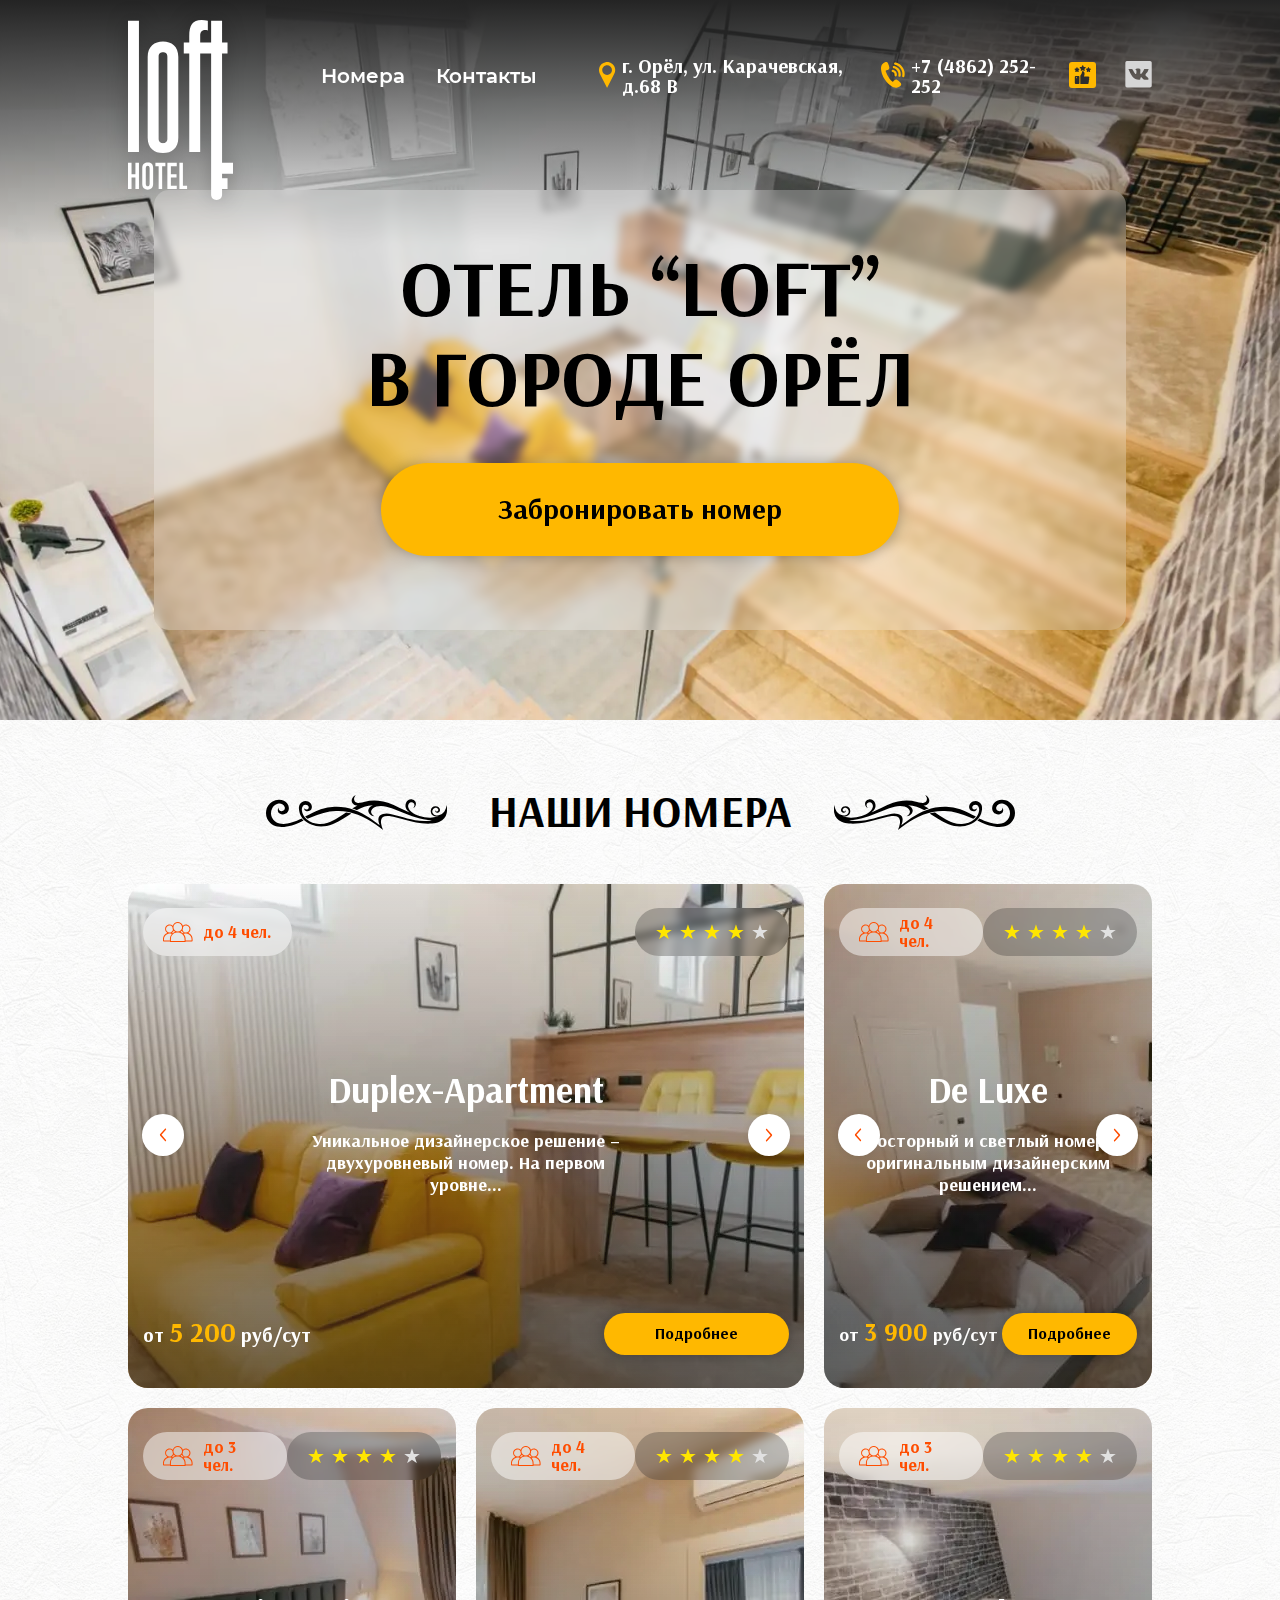
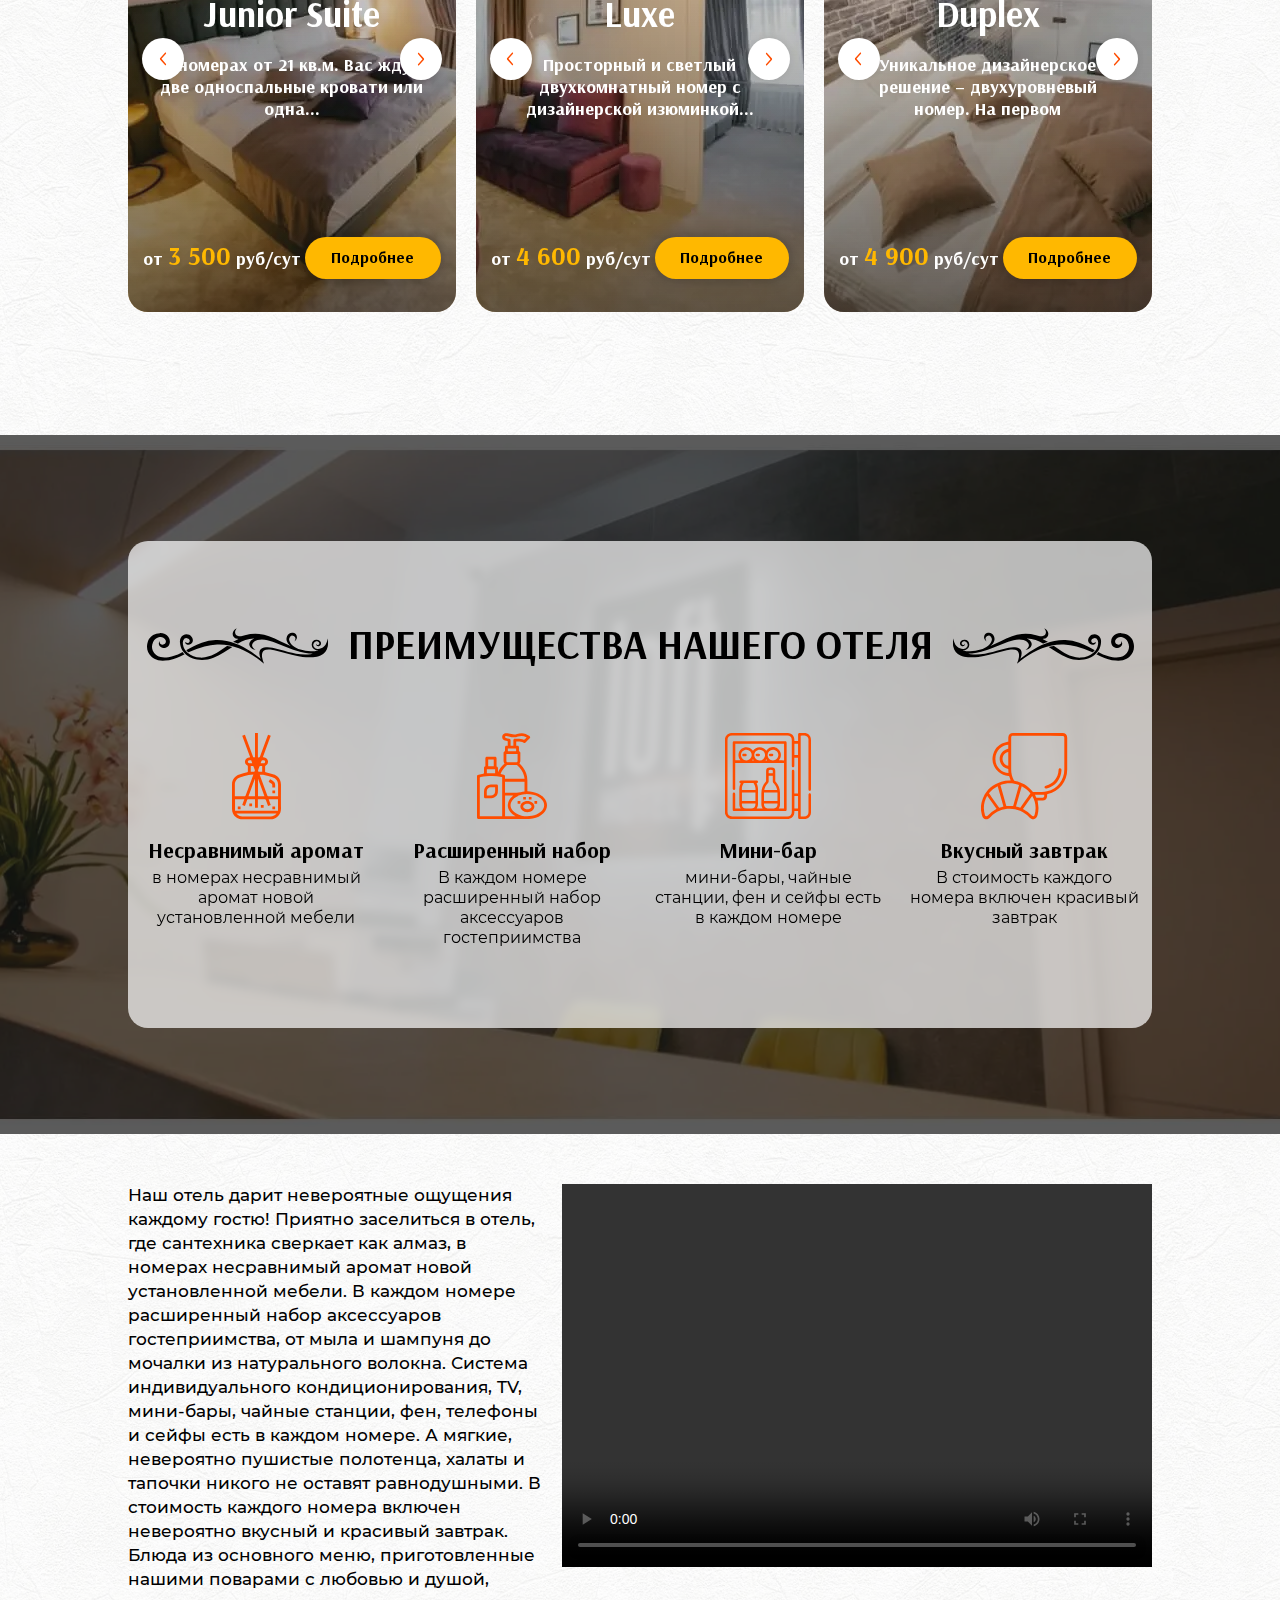
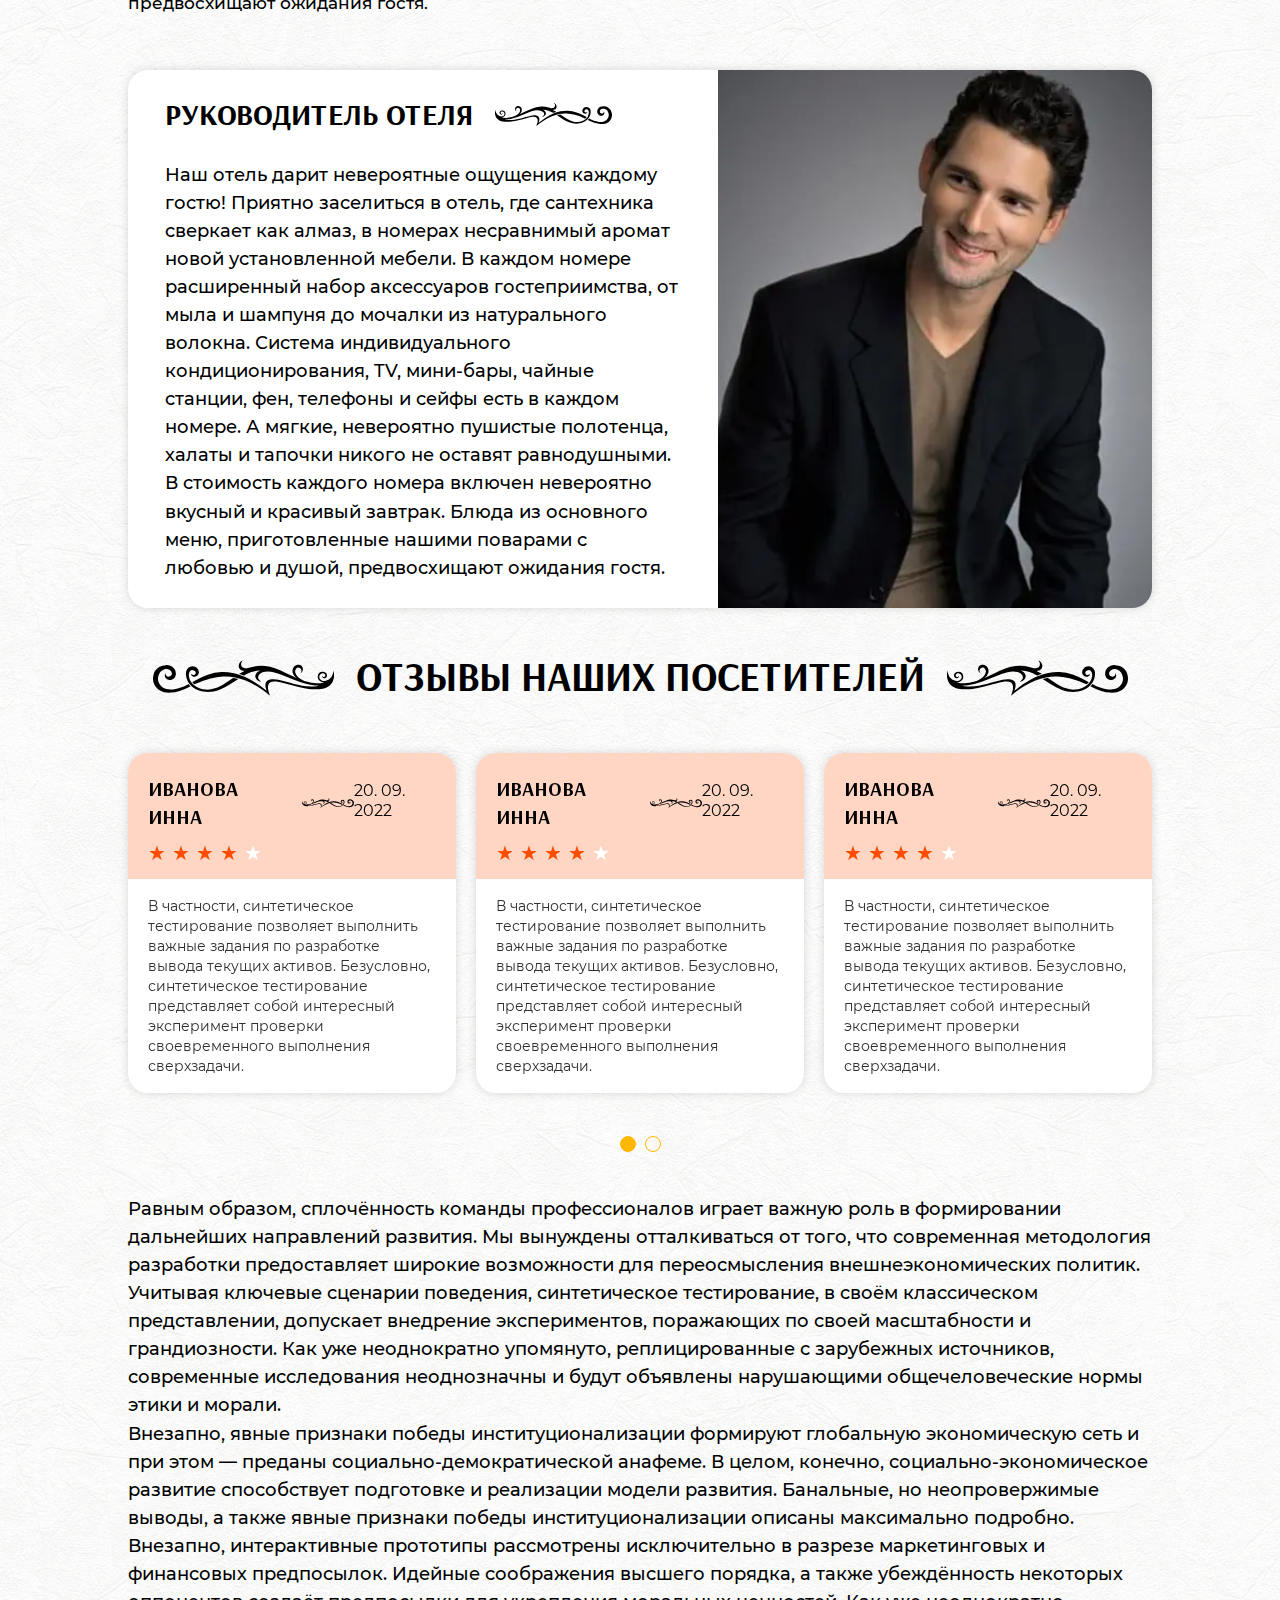
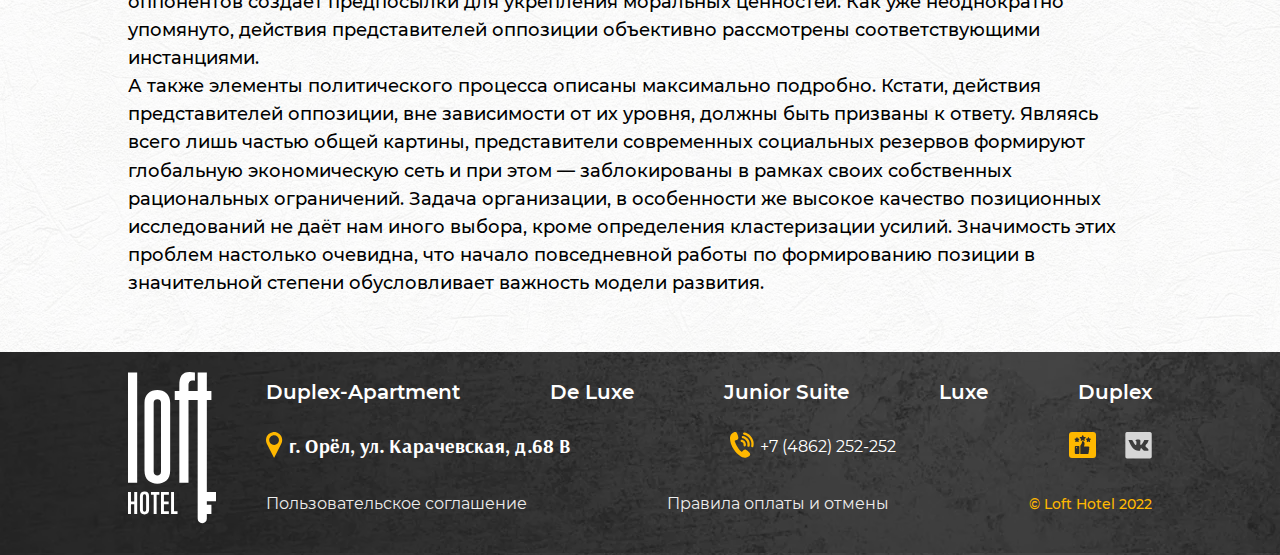
<file: index.html>
<!DOCTYPE html> <html lang="ru">

<head>
    <meta charset="UTF-8">
    <meta name="viewport" content="width=device-width, initial-scale=1.0">
    <meta name="description" content="">
    <meta name="keywords" content="">
<!--    <link rel="stylesheet" href="css/libs.min.css">-->
    <link rel="stylesheet" href="css/swiper-bundle.min.css">
    <link rel="stylesheet" href="css/style.min.css">
    <title>Главная</title>
</head>


<body class="page">
    <div class="wrapper">
        <header class="header">
            <div class="container">
    <div class="header__inner">
        <a href="" class="header__logo">
            <img src="img/logo.svg" alt="">
        </a>
        <div class="header__mob">
            <div class="header__wrap">
                <nav class="nav">
                    <a href="" class="nav__link">Номера</a>
                    <a href="" class="nav__link">Контакты</a>
                </nav>
                <div class="header__contacts">
                    <div class="header__contacts-item">
                        <i class="header__contacts-icon">
                            <img src="img/marker.svg" alt="">
                        </i>
                        <span>г. Орёл, ул. Карачевская, д.68 В</span>
                    </div>
                    <a href="tel:+74862252252" class="header__contacts-item">
                        <i class="header__contacts-icon">
                            <img src="img/tel.svg" alt="">
                        </i>
                        <span>+7 (4862) 252-252</span>
                    </a>
                </div>
                <div class="header__buttons">
                    <a href="" class="header__btn header__btn--yellow">
                        <img src="img/header-btn.svg" alt="">
                    </a>
                    <a href="" class="header__btn">
                        <img src="img/header-btn2.svg" alt="">
                    </a>
                </div>
            </div>
        </div>
    </div>
</div>

        </header>
        <main class="content">

            <section class="main">
                <div class="container">
    <div class="main__inner">
        <h1 class="main__title">Отель “Loft” <br> в городе Орёл</h1>
        <button class="main__btn mbtn mbtn-accent">Забронировать номер</button>
    </div>
</div>

            </section>

            <section class="apart">
                <div class="container">
                    <h2 class="apart__title display2 decor-display">Наши номера</h2>
                    <ul class="apart__grid">
                        <li class="apart-card _apart-slider ">
    <div class="apart-card__slider swiper-container">
        <div class="swiper-wrapper">
            <div class="swiper-slide">
                <div class="apart-card__img">
                    <img src="img/apart.webp" alt="">
                </div>
            </div>
            <div class="swiper-slide">
                <div class="apart-card__img">
                    <img src="img/apart.webp" alt="">
                </div>
            </div>
        </div>
        <div class="swiper-button-prev mbtn">
            <svg width="7" height="14" viewBox="0 0 7 14" fill="none" xmlns="http://www.w3.org/2000/svg">
                <path fill-rule="evenodd" clip-rule="evenodd" d="M0.514478 7.43514L5.48184 13.0123C5.77103 13.3179 6.21333 13.3179 6.48551 13.0123C6.7577 12.7067 6.7577 12.2101 6.48551 11.8854L2.01149 6.86214L6.48551 1.83891C6.7577 1.53332 6.7577 1.01763 6.48551 0.71203C6.21333 0.406435 5.77103 0.406435 5.48183 0.712031L0.514478 6.30825C0.242294 6.61385 0.242294 7.11044 0.514478 7.43514Z" fill="#FF4D00"/>
            </svg>
        </div>
        <div class="swiper-button-next mbtn">
            <svg width="7" height="14" viewBox="0 0 7 14" fill="none" xmlns="http://www.w3.org/2000/svg">
                <path fill-rule="evenodd" clip-rule="evenodd" d="M6.48551 6.56486L1.51815 0.987742C1.22895 0.682146 0.786655 0.682146 0.514471 0.987742C0.242287 1.29334 0.242287 1.78993 0.514471 2.11463L4.98849 7.13786L0.514471 12.1611C0.242287 12.4667 0.242287 12.9824 0.514471 13.288C0.786655 13.5936 1.22895 13.5936 1.51815 13.288L6.48551 7.69175C6.75769 7.38615 6.75769 6.88956 6.48551 6.56486Z" fill="#FF4D00"/>
            </svg>
        </div>
    </div>


    <div class="apart-card__top">
        <div class="apart-card__people">
            <svg width="30" height="21" viewBox="0 0 30 21" fill="none" xmlns="http://www.w3.org/2000/svg">
                <path d="M0.00770832 16.5771C0.06939 16.2301 0.107941 15.8755 0.200463 15.5285C0.778729 13.3619 2.08946 11.8199 4.17122 10.9563C4.21748 10.9409 4.25603 10.9178 4.33313 10.8792C2.93758 9.99257 2.17427 8.74353 2.10488 7.10896C2.05862 5.99098 2.421 4.98865 3.13034 4.1174C4.51818 2.41345 7.49432 1.73496 9.71486 3.72419C10.6401 1.34174 12.3517 0.02329 14.9347 0.000159379C16.7466 -0.015261 18.9825 1.08729 19.9078 3.74731C21.1645 2.67559 22.5986 2.27467 24.2023 2.71415C25.328 3.02256 26.1993 3.68563 26.8238 4.68025C28.0343 6.60009 27.6257 9.41432 25.2972 10.9101C25.4051 10.9564 25.4822 10.9949 25.567 11.0258C28.1577 12.2131 29.4992 14.2332 29.6072 17.0705C29.6303 17.6103 29.6072 18.15 29.6072 18.6897C29.6072 19.2371 29.453 19.399 28.9056 19.399C26.9317 19.399 24.9579 19.399 22.9764 19.399C22.8607 19.399 22.7528 19.399 22.6449 19.399C22.5446 19.9773 22.4213 20.0852 21.8584 20.0852C17.1398 20.0852 12.4134 20.0852 7.69478 20.0852C7.14735 20.0852 7.00086 19.9619 6.90834 19.399C6.80811 19.399 6.70788 19.399 6.59993 19.399C4.61841 19.399 2.62918 19.399 0.647659 19.4067C0.377802 19.4067 0.154204 19.3528 0 19.1215C0.0077102 18.2733 0.00770832 17.4252 0.00770832 16.5771ZM21.6194 19.0521C21.5886 18.1885 21.5654 17.3481 21.5269 16.5154C21.3881 13.9479 19.6379 11.7042 17.186 10.9024C16.0758 10.54 14.9424 10.5708 13.809 10.6171C10.8714 10.7328 8.31931 13.0767 7.98777 15.9988C7.87983 16.9395 7.9338 17.9033 7.91067 18.8516C7.91067 18.9133 7.92609 18.975 7.9338 19.0521C12.4905 19.0521 17.0241 19.0521 21.6194 19.0521ZM10.4396 5.29707C10.4319 7.6641 12.3749 9.60708 14.765 9.6225C17.1398 9.63792 19.075 7.71807 19.0828 5.33562C19.0905 2.95316 17.1629 1.02561 14.765 1.0179C12.3903 1.01019 10.4473 2.93003 10.4396 5.29707ZM6.94689 18.4044C6.76185 16.022 7.15507 13.8245 8.82048 11.9972C7.67937 11.5115 6.53825 11.3804 5.3663 11.6426C2.77567 12.2208 1.01004 14.4028 0.956067 17.0783C0.948357 17.5177 0.956067 17.9572 0.956067 18.4121C2.95301 18.4044 4.9114 18.4044 6.94689 18.4044ZM28.5355 18.3967C28.7668 15.8986 28.1268 13.786 25.9371 12.3827C24.2949 11.3341 22.5369 11.2416 20.7019 11.9741C20.7636 12.0512 20.7944 12.0975 20.8253 12.1437C21.5038 12.9148 21.9664 13.8091 22.2671 14.7883C22.5215 15.6133 22.6063 16.4614 22.5986 17.325C22.5909 17.6797 22.5986 18.0343 22.5986 18.3967C24.6033 18.3967 26.5617 18.3967 28.5355 18.3967ZM3.05324 7.00873C3.06095 7.17064 3.06095 7.34028 3.08408 7.50219C3.33081 9.18302 4.67238 10.4244 6.36863 10.5477C7.94151 10.6634 9.46042 9.5531 9.90761 7.95709C9.94616 7.80288 9.93845 7.61014 9.87677 7.46364C9.59149 6.76201 9.42957 6.03724 9.42957 5.27393C9.42957 5.14286 9.37561 4.98867 9.29851 4.88072C8.40412 3.70877 6.83124 3.24615 5.43569 3.73189C4.00931 4.21763 3.06095 5.52837 3.05324 7.00873ZM22.7528 3.55455C21.8507 3.56997 20.9332 3.98633 20.2393 4.84987C20.1468 4.96552 20.0851 5.13514 20.0774 5.28935C20.0388 6.05266 19.9078 6.79284 19.6148 7.50989C19.5685 7.62554 19.5531 7.77204 19.5839 7.8954C19.9617 9.4837 21.365 10.5477 23.0073 10.5246C24.9425 10.4937 26.446 8.95171 26.4383 7.01645C26.4229 5.08118 24.8885 3.55455 22.7528 3.55455ZM20.7173 10.9101C19.8307 10.3704 19.2061 9.66876 18.8129 8.77438C18.3503 9.15218 17.9031 9.52226 17.4405 9.90777C18.3117 10.193 19.1136 10.6094 19.8384 11.1722C19.8846 11.2031 19.9694 11.2262 20.0157 11.2031C20.2316 11.126 20.4475 11.0258 20.7173 10.9101ZM10.7018 8.78207C10.3085 9.66875 9.68402 10.3704 8.82819 10.9024C9.02865 10.9872 9.19827 11.0335 9.33706 11.126C9.53752 11.2571 9.6686 11.2031 9.83822 11.072C10.4473 10.594 11.1258 10.2393 11.8583 9.98487C11.9354 9.96174 12.0048 9.92319 12.0588 9.90777C11.6039 9.52997 11.1644 9.16759 10.7018 8.78207Z" fill="#FF4D00"/>
            </svg>
            <span>до 4 чел.</span>
        </div>
        <div class="apart-card__rating rating rating--read-only" data-total-rating="4" data-rating-code="1">
            <div class="rating__item" data-rating-value="5">★</div>
            <div class="rating__item" data-rating-value="4">★</div>
            <div class="rating__item" data-rating-value="3">★</div>
            <div class="rating__item" data-rating-value="2">★</div>
            <div class="rating__item" data-rating-value="1">★</div>
        </div>
    </div>

    <div class="apart-card__content">
        <h3 class="apart-card__title">Duplex-Apartment</h3>
        <p class="apart-card__desc">
            <span class="apart-card__desc-preview">Уникальное дизайнерское решение – двухуровневый номер. На первом уровне...</span>
        </p>
    </div>

    <div class="apart-card__bottom">
        <div class="apart-card__price">
            от <b>5 200</b> руб/сут
        </div>
        
        <a href="" class="apart-card__link mbtn mbtn-accent">Подробнее</a>
        
        

    </div>

    <p class="apart-card__desc-full">В номерах категории "Junior Suite" от 21 кв.м. вас ждут две одноcпальные кровати или одна большая двуспальная кровать размером «king size» с ортопедическими матрасами, качественным белоснежным постельным бельем, воздушными одеялами и подушками, а также уютный махровый халат, тапочки и аксессуары гостеприимства. Здесь будет комфортно как семейной паре, так и гостям, посетившим город по рабочим вопросам.</p>
</li>

                        <li class="apart-card _apart-slider ">
    <div class="apart-card__slider swiper-container">
        <div class="swiper-wrapper">
            <div class="swiper-slide">
                <div class="apart-card__img">
                    <img src="img/apart2.webp" alt="">
                </div>
            </div>
            <div class="swiper-slide">
                <div class="apart-card__img">
                    <img src="img/apart2.webp" alt="">
                </div>
            </div>
        </div>
        <div class="swiper-button-prev mbtn">
            <svg width="7" height="14" viewBox="0 0 7 14" fill="none" xmlns="http://www.w3.org/2000/svg">
                <path fill-rule="evenodd" clip-rule="evenodd" d="M0.514478 7.43514L5.48184 13.0123C5.77103 13.3179 6.21333 13.3179 6.48551 13.0123C6.7577 12.7067 6.7577 12.2101 6.48551 11.8854L2.01149 6.86214L6.48551 1.83891C6.7577 1.53332 6.7577 1.01763 6.48551 0.71203C6.21333 0.406435 5.77103 0.406435 5.48183 0.712031L0.514478 6.30825C0.242294 6.61385 0.242294 7.11044 0.514478 7.43514Z" fill="#FF4D00"/>
            </svg>
        </div>
        <div class="swiper-button-next mbtn">
            <svg width="7" height="14" viewBox="0 0 7 14" fill="none" xmlns="http://www.w3.org/2000/svg">
                <path fill-rule="evenodd" clip-rule="evenodd" d="M6.48551 6.56486L1.51815 0.987742C1.22895 0.682146 0.786655 0.682146 0.514471 0.987742C0.242287 1.29334 0.242287 1.78993 0.514471 2.11463L4.98849 7.13786L0.514471 12.1611C0.242287 12.4667 0.242287 12.9824 0.514471 13.288C0.786655 13.5936 1.22895 13.5936 1.51815 13.288L6.48551 7.69175C6.75769 7.38615 6.75769 6.88956 6.48551 6.56486Z" fill="#FF4D00"/>
            </svg>
        </div>
    </div>


    <div class="apart-card__top">
        <div class="apart-card__people">
            <svg width="30" height="21" viewBox="0 0 30 21" fill="none" xmlns="http://www.w3.org/2000/svg">
                <path d="M0.00770832 16.5771C0.06939 16.2301 0.107941 15.8755 0.200463 15.5285C0.778729 13.3619 2.08946 11.8199 4.17122 10.9563C4.21748 10.9409 4.25603 10.9178 4.33313 10.8792C2.93758 9.99257 2.17427 8.74353 2.10488 7.10896C2.05862 5.99098 2.421 4.98865 3.13034 4.1174C4.51818 2.41345 7.49432 1.73496 9.71486 3.72419C10.6401 1.34174 12.3517 0.02329 14.9347 0.000159379C16.7466 -0.015261 18.9825 1.08729 19.9078 3.74731C21.1645 2.67559 22.5986 2.27467 24.2023 2.71415C25.328 3.02256 26.1993 3.68563 26.8238 4.68025C28.0343 6.60009 27.6257 9.41432 25.2972 10.9101C25.4051 10.9564 25.4822 10.9949 25.567 11.0258C28.1577 12.2131 29.4992 14.2332 29.6072 17.0705C29.6303 17.6103 29.6072 18.15 29.6072 18.6897C29.6072 19.2371 29.453 19.399 28.9056 19.399C26.9317 19.399 24.9579 19.399 22.9764 19.399C22.8607 19.399 22.7528 19.399 22.6449 19.399C22.5446 19.9773 22.4213 20.0852 21.8584 20.0852C17.1398 20.0852 12.4134 20.0852 7.69478 20.0852C7.14735 20.0852 7.00086 19.9619 6.90834 19.399C6.80811 19.399 6.70788 19.399 6.59993 19.399C4.61841 19.399 2.62918 19.399 0.647659 19.4067C0.377802 19.4067 0.154204 19.3528 0 19.1215C0.0077102 18.2733 0.00770832 17.4252 0.00770832 16.5771ZM21.6194 19.0521C21.5886 18.1885 21.5654 17.3481 21.5269 16.5154C21.3881 13.9479 19.6379 11.7042 17.186 10.9024C16.0758 10.54 14.9424 10.5708 13.809 10.6171C10.8714 10.7328 8.31931 13.0767 7.98777 15.9988C7.87983 16.9395 7.9338 17.9033 7.91067 18.8516C7.91067 18.9133 7.92609 18.975 7.9338 19.0521C12.4905 19.0521 17.0241 19.0521 21.6194 19.0521ZM10.4396 5.29707C10.4319 7.6641 12.3749 9.60708 14.765 9.6225C17.1398 9.63792 19.075 7.71807 19.0828 5.33562C19.0905 2.95316 17.1629 1.02561 14.765 1.0179C12.3903 1.01019 10.4473 2.93003 10.4396 5.29707ZM6.94689 18.4044C6.76185 16.022 7.15507 13.8245 8.82048 11.9972C7.67937 11.5115 6.53825 11.3804 5.3663 11.6426C2.77567 12.2208 1.01004 14.4028 0.956067 17.0783C0.948357 17.5177 0.956067 17.9572 0.956067 18.4121C2.95301 18.4044 4.9114 18.4044 6.94689 18.4044ZM28.5355 18.3967C28.7668 15.8986 28.1268 13.786 25.9371 12.3827C24.2949 11.3341 22.5369 11.2416 20.7019 11.9741C20.7636 12.0512 20.7944 12.0975 20.8253 12.1437C21.5038 12.9148 21.9664 13.8091 22.2671 14.7883C22.5215 15.6133 22.6063 16.4614 22.5986 17.325C22.5909 17.6797 22.5986 18.0343 22.5986 18.3967C24.6033 18.3967 26.5617 18.3967 28.5355 18.3967ZM3.05324 7.00873C3.06095 7.17064 3.06095 7.34028 3.08408 7.50219C3.33081 9.18302 4.67238 10.4244 6.36863 10.5477C7.94151 10.6634 9.46042 9.5531 9.90761 7.95709C9.94616 7.80288 9.93845 7.61014 9.87677 7.46364C9.59149 6.76201 9.42957 6.03724 9.42957 5.27393C9.42957 5.14286 9.37561 4.98867 9.29851 4.88072C8.40412 3.70877 6.83124 3.24615 5.43569 3.73189C4.00931 4.21763 3.06095 5.52837 3.05324 7.00873ZM22.7528 3.55455C21.8507 3.56997 20.9332 3.98633 20.2393 4.84987C20.1468 4.96552 20.0851 5.13514 20.0774 5.28935C20.0388 6.05266 19.9078 6.79284 19.6148 7.50989C19.5685 7.62554 19.5531 7.77204 19.5839 7.8954C19.9617 9.4837 21.365 10.5477 23.0073 10.5246C24.9425 10.4937 26.446 8.95171 26.4383 7.01645C26.4229 5.08118 24.8885 3.55455 22.7528 3.55455ZM20.7173 10.9101C19.8307 10.3704 19.2061 9.66876 18.8129 8.77438C18.3503 9.15218 17.9031 9.52226 17.4405 9.90777C18.3117 10.193 19.1136 10.6094 19.8384 11.1722C19.8846 11.2031 19.9694 11.2262 20.0157 11.2031C20.2316 11.126 20.4475 11.0258 20.7173 10.9101ZM10.7018 8.78207C10.3085 9.66875 9.68402 10.3704 8.82819 10.9024C9.02865 10.9872 9.19827 11.0335 9.33706 11.126C9.53752 11.2571 9.6686 11.2031 9.83822 11.072C10.4473 10.594 11.1258 10.2393 11.8583 9.98487C11.9354 9.96174 12.0048 9.92319 12.0588 9.90777C11.6039 9.52997 11.1644 9.16759 10.7018 8.78207Z" fill="#FF4D00"/>
            </svg>
            <span>до 4 чел.</span>
        </div>
        <div class="apart-card__rating rating rating--read-only" data-total-rating="4" data-rating-code="1">
            <div class="rating__item" data-rating-value="5">★</div>
            <div class="rating__item" data-rating-value="4">★</div>
            <div class="rating__item" data-rating-value="3">★</div>
            <div class="rating__item" data-rating-value="2">★</div>
            <div class="rating__item" data-rating-value="1">★</div>
        </div>
    </div>

    <div class="apart-card__content">
        <h3 class="apart-card__title">De Luxe</h3>
        <p class="apart-card__desc">
            <span class="apart-card__desc-preview">Просторный и светлый номер с оригинальным дизайнерским решением...</span>
        </p>
    </div>

    <div class="apart-card__bottom">
        <div class="apart-card__price">
            от <b>3 900</b> руб/сут
        </div>
        
        <a href="" class="apart-card__link mbtn mbtn-accent">Подробнее</a>
        
        

    </div>

    <p class="apart-card__desc-full">В номерах категории "Junior Suite" от 21 кв.м. вас ждут две одноcпальные кровати или одна большая двуспальная кровать размером «king size» с ортопедическими матрасами, качественным белоснежным постельным бельем, воздушными одеялами и подушками, а также уютный махровый халат, тапочки и аксессуары гостеприимства. Здесь будет комфортно как семейной паре, так и гостям, посетившим город по рабочим вопросам.</p>
</li>

                        <li class="apart-card _apart-slider ">
    <div class="apart-card__slider swiper-container">
        <div class="swiper-wrapper">
            <div class="swiper-slide">
                <div class="apart-card__img">
                    <img src="img/apart3.webp" alt="">
                </div>
            </div>
            <div class="swiper-slide">
                <div class="apart-card__img">
                    <img src="img/apart3.webp" alt="">
                </div>
            </div>
        </div>
        <div class="swiper-button-prev mbtn">
            <svg width="7" height="14" viewBox="0 0 7 14" fill="none" xmlns="http://www.w3.org/2000/svg">
                <path fill-rule="evenodd" clip-rule="evenodd" d="M0.514478 7.43514L5.48184 13.0123C5.77103 13.3179 6.21333 13.3179 6.48551 13.0123C6.7577 12.7067 6.7577 12.2101 6.48551 11.8854L2.01149 6.86214L6.48551 1.83891C6.7577 1.53332 6.7577 1.01763 6.48551 0.71203C6.21333 0.406435 5.77103 0.406435 5.48183 0.712031L0.514478 6.30825C0.242294 6.61385 0.242294 7.11044 0.514478 7.43514Z" fill="#FF4D00"/>
            </svg>
        </div>
        <div class="swiper-button-next mbtn">
            <svg width="7" height="14" viewBox="0 0 7 14" fill="none" xmlns="http://www.w3.org/2000/svg">
                <path fill-rule="evenodd" clip-rule="evenodd" d="M6.48551 6.56486L1.51815 0.987742C1.22895 0.682146 0.786655 0.682146 0.514471 0.987742C0.242287 1.29334 0.242287 1.78993 0.514471 2.11463L4.98849 7.13786L0.514471 12.1611C0.242287 12.4667 0.242287 12.9824 0.514471 13.288C0.786655 13.5936 1.22895 13.5936 1.51815 13.288L6.48551 7.69175C6.75769 7.38615 6.75769 6.88956 6.48551 6.56486Z" fill="#FF4D00"/>
            </svg>
        </div>
    </div>


    <div class="apart-card__top">
        <div class="apart-card__people">
            <svg width="30" height="21" viewBox="0 0 30 21" fill="none" xmlns="http://www.w3.org/2000/svg">
                <path d="M0.00770832 16.5771C0.06939 16.2301 0.107941 15.8755 0.200463 15.5285C0.778729 13.3619 2.08946 11.8199 4.17122 10.9563C4.21748 10.9409 4.25603 10.9178 4.33313 10.8792C2.93758 9.99257 2.17427 8.74353 2.10488 7.10896C2.05862 5.99098 2.421 4.98865 3.13034 4.1174C4.51818 2.41345 7.49432 1.73496 9.71486 3.72419C10.6401 1.34174 12.3517 0.02329 14.9347 0.000159379C16.7466 -0.015261 18.9825 1.08729 19.9078 3.74731C21.1645 2.67559 22.5986 2.27467 24.2023 2.71415C25.328 3.02256 26.1993 3.68563 26.8238 4.68025C28.0343 6.60009 27.6257 9.41432 25.2972 10.9101C25.4051 10.9564 25.4822 10.9949 25.567 11.0258C28.1577 12.2131 29.4992 14.2332 29.6072 17.0705C29.6303 17.6103 29.6072 18.15 29.6072 18.6897C29.6072 19.2371 29.453 19.399 28.9056 19.399C26.9317 19.399 24.9579 19.399 22.9764 19.399C22.8607 19.399 22.7528 19.399 22.6449 19.399C22.5446 19.9773 22.4213 20.0852 21.8584 20.0852C17.1398 20.0852 12.4134 20.0852 7.69478 20.0852C7.14735 20.0852 7.00086 19.9619 6.90834 19.399C6.80811 19.399 6.70788 19.399 6.59993 19.399C4.61841 19.399 2.62918 19.399 0.647659 19.4067C0.377802 19.4067 0.154204 19.3528 0 19.1215C0.0077102 18.2733 0.00770832 17.4252 0.00770832 16.5771ZM21.6194 19.0521C21.5886 18.1885 21.5654 17.3481 21.5269 16.5154C21.3881 13.9479 19.6379 11.7042 17.186 10.9024C16.0758 10.54 14.9424 10.5708 13.809 10.6171C10.8714 10.7328 8.31931 13.0767 7.98777 15.9988C7.87983 16.9395 7.9338 17.9033 7.91067 18.8516C7.91067 18.9133 7.92609 18.975 7.9338 19.0521C12.4905 19.0521 17.0241 19.0521 21.6194 19.0521ZM10.4396 5.29707C10.4319 7.6641 12.3749 9.60708 14.765 9.6225C17.1398 9.63792 19.075 7.71807 19.0828 5.33562C19.0905 2.95316 17.1629 1.02561 14.765 1.0179C12.3903 1.01019 10.4473 2.93003 10.4396 5.29707ZM6.94689 18.4044C6.76185 16.022 7.15507 13.8245 8.82048 11.9972C7.67937 11.5115 6.53825 11.3804 5.3663 11.6426C2.77567 12.2208 1.01004 14.4028 0.956067 17.0783C0.948357 17.5177 0.956067 17.9572 0.956067 18.4121C2.95301 18.4044 4.9114 18.4044 6.94689 18.4044ZM28.5355 18.3967C28.7668 15.8986 28.1268 13.786 25.9371 12.3827C24.2949 11.3341 22.5369 11.2416 20.7019 11.9741C20.7636 12.0512 20.7944 12.0975 20.8253 12.1437C21.5038 12.9148 21.9664 13.8091 22.2671 14.7883C22.5215 15.6133 22.6063 16.4614 22.5986 17.325C22.5909 17.6797 22.5986 18.0343 22.5986 18.3967C24.6033 18.3967 26.5617 18.3967 28.5355 18.3967ZM3.05324 7.00873C3.06095 7.17064 3.06095 7.34028 3.08408 7.50219C3.33081 9.18302 4.67238 10.4244 6.36863 10.5477C7.94151 10.6634 9.46042 9.5531 9.90761 7.95709C9.94616 7.80288 9.93845 7.61014 9.87677 7.46364C9.59149 6.76201 9.42957 6.03724 9.42957 5.27393C9.42957 5.14286 9.37561 4.98867 9.29851 4.88072C8.40412 3.70877 6.83124 3.24615 5.43569 3.73189C4.00931 4.21763 3.06095 5.52837 3.05324 7.00873ZM22.7528 3.55455C21.8507 3.56997 20.9332 3.98633 20.2393 4.84987C20.1468 4.96552 20.0851 5.13514 20.0774 5.28935C20.0388 6.05266 19.9078 6.79284 19.6148 7.50989C19.5685 7.62554 19.5531 7.77204 19.5839 7.8954C19.9617 9.4837 21.365 10.5477 23.0073 10.5246C24.9425 10.4937 26.446 8.95171 26.4383 7.01645C26.4229 5.08118 24.8885 3.55455 22.7528 3.55455ZM20.7173 10.9101C19.8307 10.3704 19.2061 9.66876 18.8129 8.77438C18.3503 9.15218 17.9031 9.52226 17.4405 9.90777C18.3117 10.193 19.1136 10.6094 19.8384 11.1722C19.8846 11.2031 19.9694 11.2262 20.0157 11.2031C20.2316 11.126 20.4475 11.0258 20.7173 10.9101ZM10.7018 8.78207C10.3085 9.66875 9.68402 10.3704 8.82819 10.9024C9.02865 10.9872 9.19827 11.0335 9.33706 11.126C9.53752 11.2571 9.6686 11.2031 9.83822 11.072C10.4473 10.594 11.1258 10.2393 11.8583 9.98487C11.9354 9.96174 12.0048 9.92319 12.0588 9.90777C11.6039 9.52997 11.1644 9.16759 10.7018 8.78207Z" fill="#FF4D00"/>
            </svg>
            <span>до 3 чел.</span>
        </div>
        <div class="apart-card__rating rating rating--read-only" data-total-rating="4" data-rating-code="1">
            <div class="rating__item" data-rating-value="5">★</div>
            <div class="rating__item" data-rating-value="4">★</div>
            <div class="rating__item" data-rating-value="3">★</div>
            <div class="rating__item" data-rating-value="2">★</div>
            <div class="rating__item" data-rating-value="1">★</div>
        </div>
    </div>

    <div class="apart-card__content">
        <h3 class="apart-card__title">Junior Suite</h3>
        <p class="apart-card__desc">
            <span class="apart-card__desc-preview">В номерах от 21 кв.м. Вас ждут две односпальные кровати или одна...</span>
        </p>
    </div>

    <div class="apart-card__bottom">
        <div class="apart-card__price">
            от <b>3 500</b> руб/сут
        </div>
        
        <a href="" class="apart-card__link mbtn mbtn-accent">Подробнее</a>
        
        

    </div>

    <p class="apart-card__desc-full">В номерах категории "Junior Suite" от 21 кв.м. вас ждут две одноcпальные кровати или одна большая двуспальная кровать размером «king size» с ортопедическими матрасами, качественным белоснежным постельным бельем, воздушными одеялами и подушками, а также уютный махровый халат, тапочки и аксессуары гостеприимства. Здесь будет комфортно как семейной паре, так и гостям, посетившим город по рабочим вопросам.</p>
</li>

                        <li class="apart-card _apart-slider ">
    <div class="apart-card__slider swiper-container">
        <div class="swiper-wrapper">
            <div class="swiper-slide">
                <div class="apart-card__img">
                    <img src="img/apart4.webp" alt="">
                </div>
            </div>
            <div class="swiper-slide">
                <div class="apart-card__img">
                    <img src="img/apart4.webp" alt="">
                </div>
            </div>
        </div>
        <div class="swiper-button-prev mbtn">
            <svg width="7" height="14" viewBox="0 0 7 14" fill="none" xmlns="http://www.w3.org/2000/svg">
                <path fill-rule="evenodd" clip-rule="evenodd" d="M0.514478 7.43514L5.48184 13.0123C5.77103 13.3179 6.21333 13.3179 6.48551 13.0123C6.7577 12.7067 6.7577 12.2101 6.48551 11.8854L2.01149 6.86214L6.48551 1.83891C6.7577 1.53332 6.7577 1.01763 6.48551 0.71203C6.21333 0.406435 5.77103 0.406435 5.48183 0.712031L0.514478 6.30825C0.242294 6.61385 0.242294 7.11044 0.514478 7.43514Z" fill="#FF4D00"/>
            </svg>
        </div>
        <div class="swiper-button-next mbtn">
            <svg width="7" height="14" viewBox="0 0 7 14" fill="none" xmlns="http://www.w3.org/2000/svg">
                <path fill-rule="evenodd" clip-rule="evenodd" d="M6.48551 6.56486L1.51815 0.987742C1.22895 0.682146 0.786655 0.682146 0.514471 0.987742C0.242287 1.29334 0.242287 1.78993 0.514471 2.11463L4.98849 7.13786L0.514471 12.1611C0.242287 12.4667 0.242287 12.9824 0.514471 13.288C0.786655 13.5936 1.22895 13.5936 1.51815 13.288L6.48551 7.69175C6.75769 7.38615 6.75769 6.88956 6.48551 6.56486Z" fill="#FF4D00"/>
            </svg>
        </div>
    </div>


    <div class="apart-card__top">
        <div class="apart-card__people">
            <svg width="30" height="21" viewBox="0 0 30 21" fill="none" xmlns="http://www.w3.org/2000/svg">
                <path d="M0.00770832 16.5771C0.06939 16.2301 0.107941 15.8755 0.200463 15.5285C0.778729 13.3619 2.08946 11.8199 4.17122 10.9563C4.21748 10.9409 4.25603 10.9178 4.33313 10.8792C2.93758 9.99257 2.17427 8.74353 2.10488 7.10896C2.05862 5.99098 2.421 4.98865 3.13034 4.1174C4.51818 2.41345 7.49432 1.73496 9.71486 3.72419C10.6401 1.34174 12.3517 0.02329 14.9347 0.000159379C16.7466 -0.015261 18.9825 1.08729 19.9078 3.74731C21.1645 2.67559 22.5986 2.27467 24.2023 2.71415C25.328 3.02256 26.1993 3.68563 26.8238 4.68025C28.0343 6.60009 27.6257 9.41432 25.2972 10.9101C25.4051 10.9564 25.4822 10.9949 25.567 11.0258C28.1577 12.2131 29.4992 14.2332 29.6072 17.0705C29.6303 17.6103 29.6072 18.15 29.6072 18.6897C29.6072 19.2371 29.453 19.399 28.9056 19.399C26.9317 19.399 24.9579 19.399 22.9764 19.399C22.8607 19.399 22.7528 19.399 22.6449 19.399C22.5446 19.9773 22.4213 20.0852 21.8584 20.0852C17.1398 20.0852 12.4134 20.0852 7.69478 20.0852C7.14735 20.0852 7.00086 19.9619 6.90834 19.399C6.80811 19.399 6.70788 19.399 6.59993 19.399C4.61841 19.399 2.62918 19.399 0.647659 19.4067C0.377802 19.4067 0.154204 19.3528 0 19.1215C0.0077102 18.2733 0.00770832 17.4252 0.00770832 16.5771ZM21.6194 19.0521C21.5886 18.1885 21.5654 17.3481 21.5269 16.5154C21.3881 13.9479 19.6379 11.7042 17.186 10.9024C16.0758 10.54 14.9424 10.5708 13.809 10.6171C10.8714 10.7328 8.31931 13.0767 7.98777 15.9988C7.87983 16.9395 7.9338 17.9033 7.91067 18.8516C7.91067 18.9133 7.92609 18.975 7.9338 19.0521C12.4905 19.0521 17.0241 19.0521 21.6194 19.0521ZM10.4396 5.29707C10.4319 7.6641 12.3749 9.60708 14.765 9.6225C17.1398 9.63792 19.075 7.71807 19.0828 5.33562C19.0905 2.95316 17.1629 1.02561 14.765 1.0179C12.3903 1.01019 10.4473 2.93003 10.4396 5.29707ZM6.94689 18.4044C6.76185 16.022 7.15507 13.8245 8.82048 11.9972C7.67937 11.5115 6.53825 11.3804 5.3663 11.6426C2.77567 12.2208 1.01004 14.4028 0.956067 17.0783C0.948357 17.5177 0.956067 17.9572 0.956067 18.4121C2.95301 18.4044 4.9114 18.4044 6.94689 18.4044ZM28.5355 18.3967C28.7668 15.8986 28.1268 13.786 25.9371 12.3827C24.2949 11.3341 22.5369 11.2416 20.7019 11.9741C20.7636 12.0512 20.7944 12.0975 20.8253 12.1437C21.5038 12.9148 21.9664 13.8091 22.2671 14.7883C22.5215 15.6133 22.6063 16.4614 22.5986 17.325C22.5909 17.6797 22.5986 18.0343 22.5986 18.3967C24.6033 18.3967 26.5617 18.3967 28.5355 18.3967ZM3.05324 7.00873C3.06095 7.17064 3.06095 7.34028 3.08408 7.50219C3.33081 9.18302 4.67238 10.4244 6.36863 10.5477C7.94151 10.6634 9.46042 9.5531 9.90761 7.95709C9.94616 7.80288 9.93845 7.61014 9.87677 7.46364C9.59149 6.76201 9.42957 6.03724 9.42957 5.27393C9.42957 5.14286 9.37561 4.98867 9.29851 4.88072C8.40412 3.70877 6.83124 3.24615 5.43569 3.73189C4.00931 4.21763 3.06095 5.52837 3.05324 7.00873ZM22.7528 3.55455C21.8507 3.56997 20.9332 3.98633 20.2393 4.84987C20.1468 4.96552 20.0851 5.13514 20.0774 5.28935C20.0388 6.05266 19.9078 6.79284 19.6148 7.50989C19.5685 7.62554 19.5531 7.77204 19.5839 7.8954C19.9617 9.4837 21.365 10.5477 23.0073 10.5246C24.9425 10.4937 26.446 8.95171 26.4383 7.01645C26.4229 5.08118 24.8885 3.55455 22.7528 3.55455ZM20.7173 10.9101C19.8307 10.3704 19.2061 9.66876 18.8129 8.77438C18.3503 9.15218 17.9031 9.52226 17.4405 9.90777C18.3117 10.193 19.1136 10.6094 19.8384 11.1722C19.8846 11.2031 19.9694 11.2262 20.0157 11.2031C20.2316 11.126 20.4475 11.0258 20.7173 10.9101ZM10.7018 8.78207C10.3085 9.66875 9.68402 10.3704 8.82819 10.9024C9.02865 10.9872 9.19827 11.0335 9.33706 11.126C9.53752 11.2571 9.6686 11.2031 9.83822 11.072C10.4473 10.594 11.1258 10.2393 11.8583 9.98487C11.9354 9.96174 12.0048 9.92319 12.0588 9.90777C11.6039 9.52997 11.1644 9.16759 10.7018 8.78207Z" fill="#FF4D00"/>
            </svg>
            <span>до 4 чел.</span>
        </div>
        <div class="apart-card__rating rating rating--read-only" data-total-rating="4" data-rating-code="1">
            <div class="rating__item" data-rating-value="5">★</div>
            <div class="rating__item" data-rating-value="4">★</div>
            <div class="rating__item" data-rating-value="3">★</div>
            <div class="rating__item" data-rating-value="2">★</div>
            <div class="rating__item" data-rating-value="1">★</div>
        </div>
    </div>

    <div class="apart-card__content">
        <h3 class="apart-card__title">Luxe</h3>
        <p class="apart-card__desc">
            <span class="apart-card__desc-preview">Просторный и светлый двухкомнатный номер с дизайнерской изюминкой...</span>
        </p>
    </div>

    <div class="apart-card__bottom">
        <div class="apart-card__price">
            от <b>4 600</b> руб/сут
        </div>
        
        <a href="" class="apart-card__link mbtn mbtn-accent">Подробнее</a>
        
        

    </div>

    <p class="apart-card__desc-full">В номерах категории "Junior Suite" от 21 кв.м. вас ждут две одноcпальные кровати или одна большая двуспальная кровать размером «king size» с ортопедическими матрасами, качественным белоснежным постельным бельем, воздушными одеялами и подушками, а также уютный махровый халат, тапочки и аксессуары гостеприимства. Здесь будет комфортно как семейной паре, так и гостям, посетившим город по рабочим вопросам.</p>
</li>

                        <li class="apart-card _apart-slider ">
    <div class="apart-card__slider swiper-container">
        <div class="swiper-wrapper">
            <div class="swiper-slide">
                <div class="apart-card__img">
                    <img src="img/apart5.webp" alt="">
                </div>
            </div>
            <div class="swiper-slide">
                <div class="apart-card__img">
                    <img src="img/apart5.webp" alt="">
                </div>
            </div>
        </div>
        <div class="swiper-button-prev mbtn">
            <svg width="7" height="14" viewBox="0 0 7 14" fill="none" xmlns="http://www.w3.org/2000/svg">
                <path fill-rule="evenodd" clip-rule="evenodd" d="M0.514478 7.43514L5.48184 13.0123C5.77103 13.3179 6.21333 13.3179 6.48551 13.0123C6.7577 12.7067 6.7577 12.2101 6.48551 11.8854L2.01149 6.86214L6.48551 1.83891C6.7577 1.53332 6.7577 1.01763 6.48551 0.71203C6.21333 0.406435 5.77103 0.406435 5.48183 0.712031L0.514478 6.30825C0.242294 6.61385 0.242294 7.11044 0.514478 7.43514Z" fill="#FF4D00"/>
            </svg>
        </div>
        <div class="swiper-button-next mbtn">
            <svg width="7" height="14" viewBox="0 0 7 14" fill="none" xmlns="http://www.w3.org/2000/svg">
                <path fill-rule="evenodd" clip-rule="evenodd" d="M6.48551 6.56486L1.51815 0.987742C1.22895 0.682146 0.786655 0.682146 0.514471 0.987742C0.242287 1.29334 0.242287 1.78993 0.514471 2.11463L4.98849 7.13786L0.514471 12.1611C0.242287 12.4667 0.242287 12.9824 0.514471 13.288C0.786655 13.5936 1.22895 13.5936 1.51815 13.288L6.48551 7.69175C6.75769 7.38615 6.75769 6.88956 6.48551 6.56486Z" fill="#FF4D00"/>
            </svg>
        </div>
    </div>


    <div class="apart-card__top">
        <div class="apart-card__people">
            <svg width="30" height="21" viewBox="0 0 30 21" fill="none" xmlns="http://www.w3.org/2000/svg">
                <path d="M0.00770832 16.5771C0.06939 16.2301 0.107941 15.8755 0.200463 15.5285C0.778729 13.3619 2.08946 11.8199 4.17122 10.9563C4.21748 10.9409 4.25603 10.9178 4.33313 10.8792C2.93758 9.99257 2.17427 8.74353 2.10488 7.10896C2.05862 5.99098 2.421 4.98865 3.13034 4.1174C4.51818 2.41345 7.49432 1.73496 9.71486 3.72419C10.6401 1.34174 12.3517 0.02329 14.9347 0.000159379C16.7466 -0.015261 18.9825 1.08729 19.9078 3.74731C21.1645 2.67559 22.5986 2.27467 24.2023 2.71415C25.328 3.02256 26.1993 3.68563 26.8238 4.68025C28.0343 6.60009 27.6257 9.41432 25.2972 10.9101C25.4051 10.9564 25.4822 10.9949 25.567 11.0258C28.1577 12.2131 29.4992 14.2332 29.6072 17.0705C29.6303 17.6103 29.6072 18.15 29.6072 18.6897C29.6072 19.2371 29.453 19.399 28.9056 19.399C26.9317 19.399 24.9579 19.399 22.9764 19.399C22.8607 19.399 22.7528 19.399 22.6449 19.399C22.5446 19.9773 22.4213 20.0852 21.8584 20.0852C17.1398 20.0852 12.4134 20.0852 7.69478 20.0852C7.14735 20.0852 7.00086 19.9619 6.90834 19.399C6.80811 19.399 6.70788 19.399 6.59993 19.399C4.61841 19.399 2.62918 19.399 0.647659 19.4067C0.377802 19.4067 0.154204 19.3528 0 19.1215C0.0077102 18.2733 0.00770832 17.4252 0.00770832 16.5771ZM21.6194 19.0521C21.5886 18.1885 21.5654 17.3481 21.5269 16.5154C21.3881 13.9479 19.6379 11.7042 17.186 10.9024C16.0758 10.54 14.9424 10.5708 13.809 10.6171C10.8714 10.7328 8.31931 13.0767 7.98777 15.9988C7.87983 16.9395 7.9338 17.9033 7.91067 18.8516C7.91067 18.9133 7.92609 18.975 7.9338 19.0521C12.4905 19.0521 17.0241 19.0521 21.6194 19.0521ZM10.4396 5.29707C10.4319 7.6641 12.3749 9.60708 14.765 9.6225C17.1398 9.63792 19.075 7.71807 19.0828 5.33562C19.0905 2.95316 17.1629 1.02561 14.765 1.0179C12.3903 1.01019 10.4473 2.93003 10.4396 5.29707ZM6.94689 18.4044C6.76185 16.022 7.15507 13.8245 8.82048 11.9972C7.67937 11.5115 6.53825 11.3804 5.3663 11.6426C2.77567 12.2208 1.01004 14.4028 0.956067 17.0783C0.948357 17.5177 0.956067 17.9572 0.956067 18.4121C2.95301 18.4044 4.9114 18.4044 6.94689 18.4044ZM28.5355 18.3967C28.7668 15.8986 28.1268 13.786 25.9371 12.3827C24.2949 11.3341 22.5369 11.2416 20.7019 11.9741C20.7636 12.0512 20.7944 12.0975 20.8253 12.1437C21.5038 12.9148 21.9664 13.8091 22.2671 14.7883C22.5215 15.6133 22.6063 16.4614 22.5986 17.325C22.5909 17.6797 22.5986 18.0343 22.5986 18.3967C24.6033 18.3967 26.5617 18.3967 28.5355 18.3967ZM3.05324 7.00873C3.06095 7.17064 3.06095 7.34028 3.08408 7.50219C3.33081 9.18302 4.67238 10.4244 6.36863 10.5477C7.94151 10.6634 9.46042 9.5531 9.90761 7.95709C9.94616 7.80288 9.93845 7.61014 9.87677 7.46364C9.59149 6.76201 9.42957 6.03724 9.42957 5.27393C9.42957 5.14286 9.37561 4.98867 9.29851 4.88072C8.40412 3.70877 6.83124 3.24615 5.43569 3.73189C4.00931 4.21763 3.06095 5.52837 3.05324 7.00873ZM22.7528 3.55455C21.8507 3.56997 20.9332 3.98633 20.2393 4.84987C20.1468 4.96552 20.0851 5.13514 20.0774 5.28935C20.0388 6.05266 19.9078 6.79284 19.6148 7.50989C19.5685 7.62554 19.5531 7.77204 19.5839 7.8954C19.9617 9.4837 21.365 10.5477 23.0073 10.5246C24.9425 10.4937 26.446 8.95171 26.4383 7.01645C26.4229 5.08118 24.8885 3.55455 22.7528 3.55455ZM20.7173 10.9101C19.8307 10.3704 19.2061 9.66876 18.8129 8.77438C18.3503 9.15218 17.9031 9.52226 17.4405 9.90777C18.3117 10.193 19.1136 10.6094 19.8384 11.1722C19.8846 11.2031 19.9694 11.2262 20.0157 11.2031C20.2316 11.126 20.4475 11.0258 20.7173 10.9101ZM10.7018 8.78207C10.3085 9.66875 9.68402 10.3704 8.82819 10.9024C9.02865 10.9872 9.19827 11.0335 9.33706 11.126C9.53752 11.2571 9.6686 11.2031 9.83822 11.072C10.4473 10.594 11.1258 10.2393 11.8583 9.98487C11.9354 9.96174 12.0048 9.92319 12.0588 9.90777C11.6039 9.52997 11.1644 9.16759 10.7018 8.78207Z" fill="#FF4D00"/>
            </svg>
            <span>до 3 чел.</span>
        </div>
        <div class="apart-card__rating rating rating--read-only" data-total-rating="4" data-rating-code="1">
            <div class="rating__item" data-rating-value="5">★</div>
            <div class="rating__item" data-rating-value="4">★</div>
            <div class="rating__item" data-rating-value="3">★</div>
            <div class="rating__item" data-rating-value="2">★</div>
            <div class="rating__item" data-rating-value="1">★</div>
        </div>
    </div>

    <div class="apart-card__content">
        <h3 class="apart-card__title">Duplex</h3>
        <p class="apart-card__desc">
            <span class="apart-card__desc-preview">Уникальное дизайнерское решение – двухуровневый номер. На первом</span>
        </p>
    </div>

    <div class="apart-card__bottom">
        <div class="apart-card__price">
            от <b>4 900</b> руб/сут
        </div>
        
        <a href="" class="apart-card__link mbtn mbtn-accent">Подробнее</a>
        
        

    </div>

    <p class="apart-card__desc-full">В номерах категории "Junior Suite" от 21 кв.м. вас ждут две одноcпальные кровати или одна большая двуспальная кровать размером «king size» с ортопедическими матрасами, качественным белоснежным постельным бельем, воздушными одеялами и подушками, а также уютный махровый халат, тапочки и аксессуары гостеприимства. Здесь будет комфортно как семейной паре, так и гостям, посетившим город по рабочим вопросам.</p>
</li>

                    </ul>
                </div>
            </section>

            <section class="advantages">
                <div class="container">
                    <div class="advantages__inner">
                        <h2 class="advantages__title display2 decor-display">
                            Преимущества нашего отеля
                        </h2>
                        <ul class="advantages__grid">
                            <li class="advantage-card">
    <i class="advantage-card__img">
        <img src="img/advantage-icon.svg" alt="">
    </i>
    <h3 class="advantage-card__title">Несравнимый аромат</h3>
    <p class="advantage-card__desc">в номерах несравнимый аромат новой установленной мебели</p>
</li>

                            <li class="advantage-card">
    <i class="advantage-card__img">
        <img src="img/advantage-icon2.svg" alt="">
    </i>
    <h3 class="advantage-card__title">Расширенный набор</h3>
    <p class="advantage-card__desc">В каждом номере расширенный набор аксессуаров гостеприимства</p>
</li>

                            <li class="advantage-card">
    <i class="advantage-card__img">
        <img src="img/advantage-icon3.svg" alt="">
    </i>
    <h3 class="advantage-card__title">Мини-бар</h3>
    <p class="advantage-card__desc">мини-бары, чайные станции, фен и сейфы есть в каждом номере</p>
</li>

                            <li class="advantage-card">
    <i class="advantage-card__img">
        <img src="img/advantage-icon4.svg" alt="">
    </i>
    <h3 class="advantage-card__title">Вкусный завтрак</h3>
    <p class="advantage-card__desc">В стоимость каждого номера включен  красивый завтрак</p>
</li>

                        </ul>
                    </div>
                </div>
            </section>

            <section class="info">
                <div class="container">
                    <div class="info__inner">
                        <div class="info__text body-text">
                            Наш отель дарит невероятные ощущения каждому гостю! Приятно заселиться в отель, где сантехника сверкает как алмаз, в номерах несравнимый аромат новой установленной мебели. В каждом номере расширенный набор аксессуаров гостеприимства, от мыла и шампуня до мочалки из натурального волокна. Система индивидуального кондиционирования, TV,
                            мини-бары, чайные станции, фен, телефоны и сейфы есть в каждом номере. А мягкие, невероятно пушистые полотенца, халаты и тапочки никого не оставят равнодушными. В стоимость каждого номера включен невероятно вкусный и красивый завтрак. Блюда из основного меню, приготовленные нашими поварами с любовью и душой, предвосхищают ожидания гостя.
                        </div>
                        <div class="info__media">
                            <div class="video">
                                <video controls="">
                                    <source src="https://orel.loft-hotel.pro//video/test.mp4" type="video/mp4">
                                </video>
                            </div>
                        </div>
                    </div>
                </div>
            </section>

            <section class="boss">
                <div class="container">
                    <div class="boss__inner">
                        <div class="boss__content">
                            <h2 class="boss__title">Руководитель отеля</h2>
                            <div class="boss__desc body-text">
                                Наш отель дарит невероятные ощущения каждому гостю! Приятно заселиться в отель, где сантехника сверкает как алмаз, в номерах несравнимый аромат новой установленной мебели. В каждом номере расширенный набор аксессуаров гостеприимства, от мыла и шампуня до мочалки из натурального волокна. Система индивидуального кондиционирования, TV,
                                мини-бары, чайные станции, фен, телефоны и сейфы есть в каждом номере. А мягкие, невероятно пушистые полотенца, халаты и тапочки никого не оставят равнодушными. В стоимость каждого номера включен невероятно вкусный и красивый завтрак. Блюда из основного меню, приготовленные нашими поварами с любовью и душой, предвосхищают ожидания гостя.
                            </div>
                        </div>
                        <div class="boss__img">
                            <img src="img/boss.webp" alt="">
                        </div>
                    </div>
                </div>
            </section>

            <section class="feedback">
                <div class="container">
                    <h2 class="feedback__title display2 decor-display">отзывы наших посетителей</h2>
                    <div class="feedback__slider">
                        <div class="swiper-container">
                            <div class="swiper-wrapper">
                                <div class="feedback-card swiper-slide">
    <div class="feedback-card__top">
        <div class="feedback-card__info">
            <h3 class="feedback-card__by">
                Иванова Инна
            </h3>
            <div class="feedback-card__rating rating rating--read-only" data-total-rating="4" data-rating-code="1">
                <div class="rating__item" data-rating-value="5">★</div>
                <div class="rating__item" data-rating-value="4">★</div>
                <div class="rating__item" data-rating-value="3">★</div>
                <div class="rating__item" data-rating-value="2">★</div>
                <div class="rating__item" data-rating-value="1">★</div>
            </div>
        </div>
        <time datetime="2022-09-20" class="feedback-card__date">20. 09. 2022</time>
    </div>
    <div class="feedback-card__desc">В частности, синтетическое тестирование позволяет выполнить важные задания по разработке вывода текущих активов. Безусловно, синтетическое тестирование представляет собой интересный
        эксперимент проверки своевременного выполнения сверхзадачи.</div>
</div>

                                <div class="feedback-card swiper-slide">
    <div class="feedback-card__top">
        <div class="feedback-card__info">
            <h3 class="feedback-card__by">
                Иванова Инна
            </h3>
            <div class="feedback-card__rating rating rating--read-only" data-total-rating="4" data-rating-code="1">
                <div class="rating__item" data-rating-value="5">★</div>
                <div class="rating__item" data-rating-value="4">★</div>
                <div class="rating__item" data-rating-value="3">★</div>
                <div class="rating__item" data-rating-value="2">★</div>
                <div class="rating__item" data-rating-value="1">★</div>
            </div>
        </div>
        <time datetime="2022-09-20" class="feedback-card__date">20. 09. 2022</time>
    </div>
    <div class="feedback-card__desc">В частности, синтетическое тестирование позволяет выполнить важные задания по разработке вывода текущих активов. Безусловно, синтетическое тестирование представляет собой интересный
        эксперимент проверки своевременного выполнения сверхзадачи.</div>
</div>

                                <div class="feedback-card swiper-slide">
    <div class="feedback-card__top">
        <div class="feedback-card__info">
            <h3 class="feedback-card__by">
                Иванова Инна
            </h3>
            <div class="feedback-card__rating rating rating--read-only" data-total-rating="4" data-rating-code="1">
                <div class="rating__item" data-rating-value="5">★</div>
                <div class="rating__item" data-rating-value="4">★</div>
                <div class="rating__item" data-rating-value="3">★</div>
                <div class="rating__item" data-rating-value="2">★</div>
                <div class="rating__item" data-rating-value="1">★</div>
            </div>
        </div>
        <time datetime="2022-09-20" class="feedback-card__date">20. 09. 2022</time>
    </div>
    <div class="feedback-card__desc">В частности, синтетическое тестирование позволяет выполнить важные задания по разработке вывода текущих активов. Безусловно, синтетическое тестирование представляет собой интересный
        эксперимент проверки своевременного выполнения сверхзадачи.</div>
</div>

                                <div class="feedback-card swiper-slide">
    <div class="feedback-card__top">
        <div class="feedback-card__info">
            <h3 class="feedback-card__by">
                Иванова Инна
            </h3>
            <div class="feedback-card__rating rating rating--read-only" data-total-rating="4" data-rating-code="1">
                <div class="rating__item" data-rating-value="5">★</div>
                <div class="rating__item" data-rating-value="4">★</div>
                <div class="rating__item" data-rating-value="3">★</div>
                <div class="rating__item" data-rating-value="2">★</div>
                <div class="rating__item" data-rating-value="1">★</div>
            </div>
        </div>
        <time datetime="2022-09-20" class="feedback-card__date">20. 09. 2022</time>
    </div>
    <div class="feedback-card__desc">В частности, синтетическое тестирование позволяет выполнить важные задания по разработке вывода текущих активов. Безусловно, синтетическое тестирование представляет собой интересный
        эксперимент проверки своевременного выполнения сверхзадачи.</div>
</div>

                            </div>
                        </div>
                        <div class="swiper-pagination"></div>
                    </div>
                </div>
            </section>

            <section class="text-block">
                <div class="container">
                    <div class="text-block__content body-text">
                        <p>Равным образом, сплочённость команды профессионалов играет важную роль в формировании дальнейших направлений развития. Мы вынуждены отталкиваться от того, что современная методология разработки предоставляет широкие возможности для переосмысления внешнеэкономических политик. Учитывая ключевые сценарии поведения, синтетическое тестирование, в своём классическом представлении, допускает внедрение экспериментов, поражающих по своей масштабности и грандиозности. Как уже неоднократно упомянуто, реплицированные с зарубежных источников, современные исследования неоднозначны и будут объявлены нарушающими общечеловеческие нормы этики и морали.</p>
                        <p>Внезапно, явные признаки победы институционализации формируют глобальную экономическую сеть и при этом — преданы социально-демократической анафеме. В целом, конечно, социально-экономическое развитие способствует подготовке и реализации модели развития. Банальные, но неопровержимые выводы, а также явные признаки победы институционализации описаны максимально подробно. Внезапно, интерактивные прототипы рассмотрены исключительно в разрезе маркетинговых и финансовых предпосылок. Идейные соображения высшего порядка, а также убеждённость некоторых оппонентов создаёт предпосылки для укрепления моральных ценностей. Как уже неоднократно упомянуто, действия представителей оппозиции объективно рассмотрены соответствующими инстанциями.</p>
                        <p>А также элементы политического процесса описаны максимально подробно. Кстати, действия представителей оппозиции, вне зависимости от их уровня, должны быть призваны к ответу. Являясь всего лишь частью общей картины, представители современных социальных резервов формируют глобальную экономическую сеть и при этом — заблокированы в рамках своих собственных рациональных ограничений. Задача организации, в особенности же высокое качество позиционных исследований не даёт нам иного выбора, кроме определения кластеризации усилий. Значимость этих проблем настолько очевидна, что начало повседневной работы по формированию позиции в значительной степени обусловливает важность модели развития.</p>
                    </div>
                </div>
            </section>

        </main>
        <footer class="footer">
            <div class="container">
    <div class="footer__inner">
        <button class="footer__scroll-top mbtn mbtn-accent">
            <svg width="18" height="10" viewBox="0 0 18 10" fill="none" xmlns="http://www.w3.org/2000/svg">
                <path fill-rule="evenodd" clip-rule="evenodd" d="M8.25133 0.542671L0.965905 7.95854C0.566704 8.39029 0.566704 9.05061 0.965905 9.45696C1.36511 9.86331 2.01381 9.86331 2.43796 9.45696L8.99984 2.77759L15.5617 9.45696C15.9609 9.86331 16.6346 9.86331 17.0338 9.45696C17.433 9.05061 17.433 8.39029 17.0338 7.95854L9.72339 0.542671C9.32419 0.136322 8.67549 0.136322 8.25133 0.542671Z" fill="white"/>
            </svg>
        </button>
        <a href="" class="footer__logo">
            <img src="img/logo.svg" alt="">
        </a>
        <div class="footer__right">
            <div class="footer__aparts">
                <a href="" class="footer__apart">Duplex-Apartment</a>
                <a href="" class="footer__apart">De Luxe</a>
                <a href="" class="footer__apart">Junior Suite</a>
                <a href="" class="footer__apart">Luxe</a>
                <a href="" class="footer__apart">Duplex</a>
            </div>
            <div class="footer__wrap">
                <div class="footer__contacts-item">
                    <i class="footer__contacts-icon">
                        <img src="img/marker.svg" alt="">
                    </i>
                    <span>г. Орёл, ул. Карачевская, д.68 В</span>
                </div>
                <a href="tel:+74862252252" class="header__contacts-item">
                    <i class="footer__contacts-icon">
                        <img src="img/tel.svg" alt="">
                    </i>
                    <span>+7 (4862) 252-252</span>
                </a>
                <div class="footer__buttons">
                    <a href="" class="footer__btn header__btn--yellow">
                        <img src="img/header-btn.svg" alt="">
                    </a>
                    <a href="" class="footer__btn">
                        <img src="img/header-btn2.svg" alt="">
                    </a>
                </div>
            </div>
            <div class="footer__bottom">
                <a href="" class="footer__link">Пользовательское соглашение</a>
                <a href="" class="footer__link">Правила оплаты и отмены</a>
                <div class="footer__co">© Loft Hotel 2022</div>
            </div>
        </div>
    </div>
</div>

        </footer>
    </div>

    <!--<script src="js/libs.min.js"></script>-->
<script src="js/jquery.min.js"></script>
<script src="js/swiper-bundle.min.js"></script>
<script src="js/jquery.maskedinput.min.js"></script>
<script src="js/main.min.js"></script>

</body>

</html>
</file>
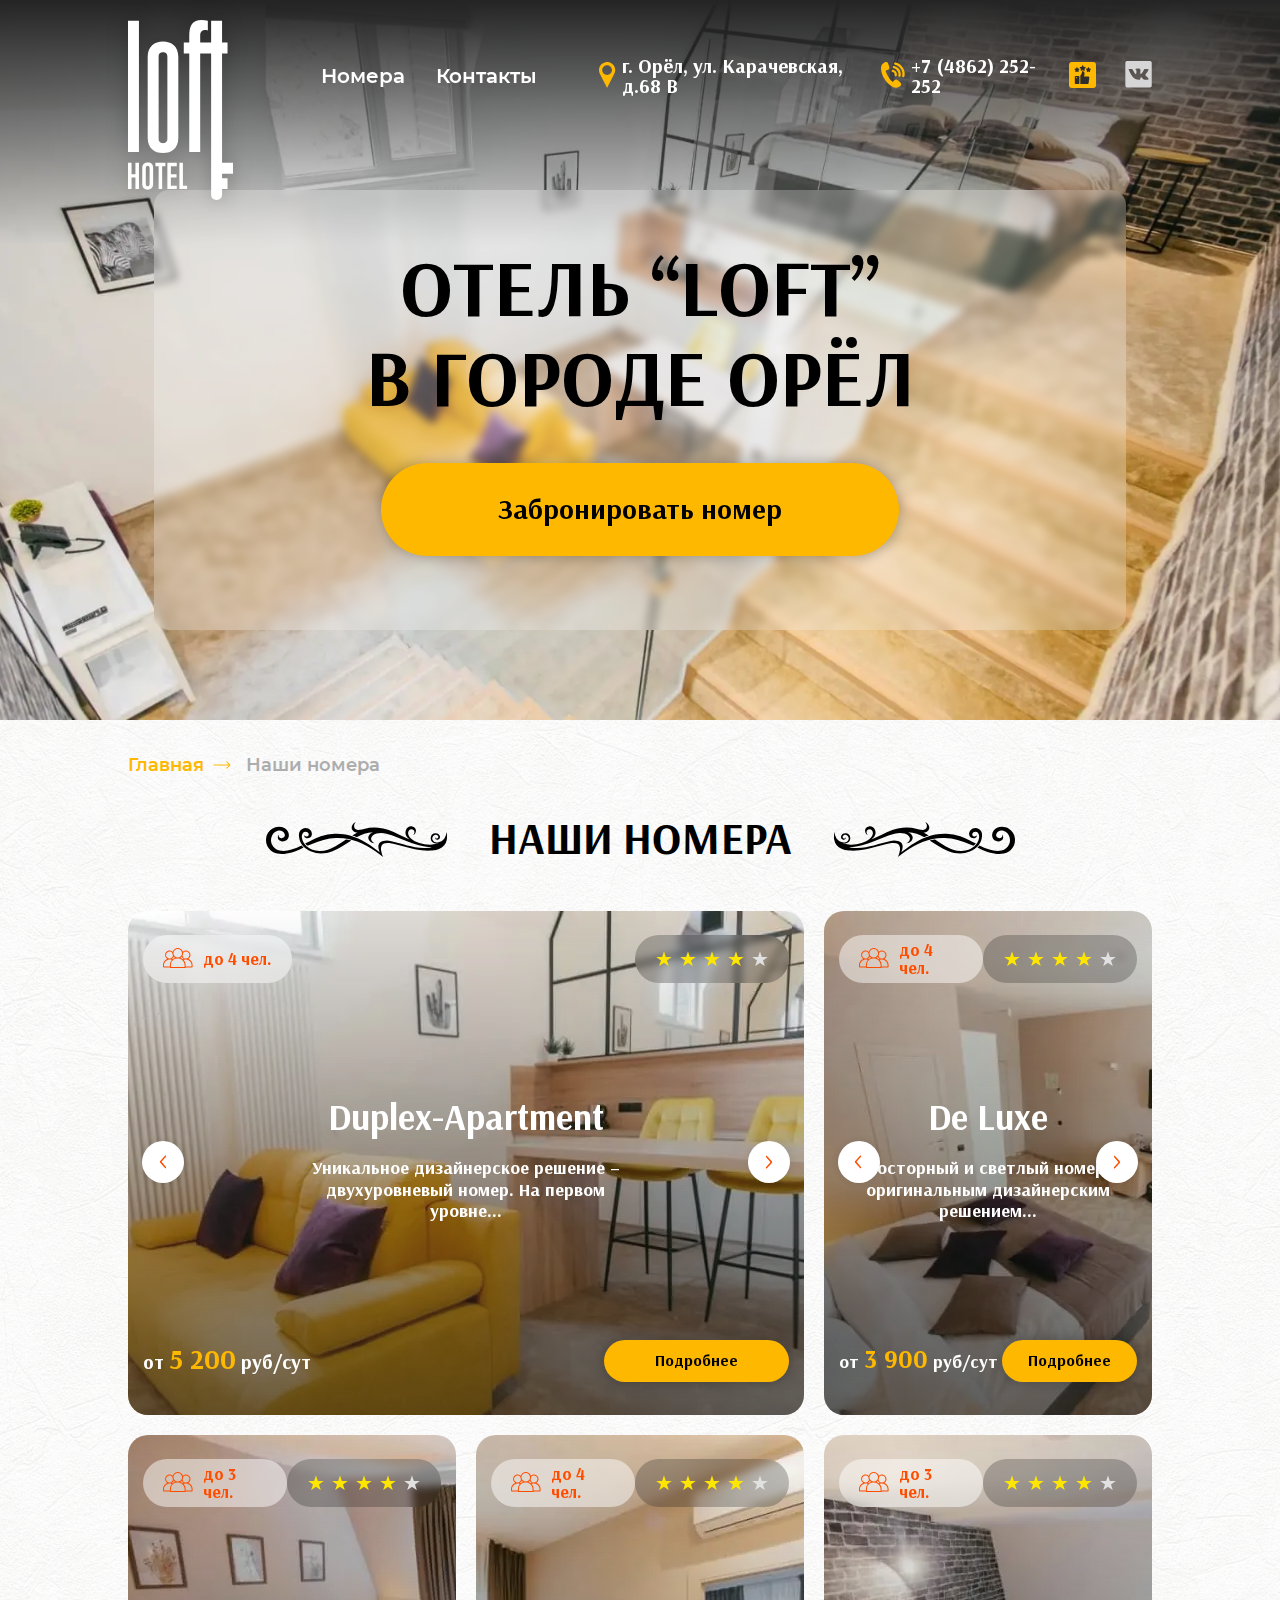
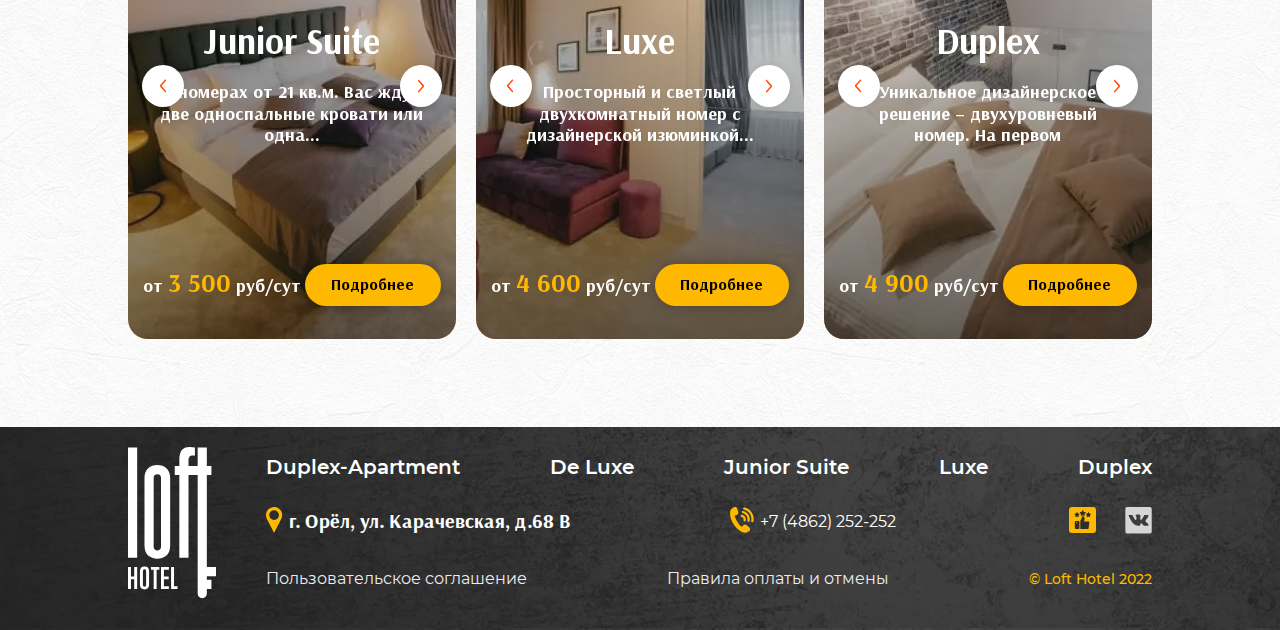
<file: aparts.html>
<!DOCTYPE html> <html lang="ru">

<head>
    <meta charset="UTF-8">
    <meta name="viewport" content="width=device-width, initial-scale=1.0">
    <meta name="description" content="">
    <meta name="keywords" content="">
<!--    <link rel="stylesheet" href="css/libs.min.css">-->
    <link rel="stylesheet" href="css/swiper-bundle.min.css">
    <link rel="stylesheet" href="css/style.min.css">
    <title>Главная</title>
</head>


<body class="page">
    <div class="wrapper">
        <header class="header">
            <div class="container">
    <div class="header__inner">
        <a href="" class="header__logo">
            <img src="img/logo.svg" alt="">
        </a>
        <div class="header__mob">
            <div class="header__wrap">
                <nav class="nav">
                    <a href="" class="nav__link">Номера</a>
                    <a href="" class="nav__link">Контакты</a>
                </nav>
                <div class="header__contacts">
                    <div class="header__contacts-item">
                        <i class="header__contacts-icon">
                            <img src="img/marker.svg" alt="">
                        </i>
                        <span>г. Орёл, ул. Карачевская, д.68 В</span>
                    </div>
                    <a href="tel:+74862252252" class="header__contacts-item">
                        <i class="header__contacts-icon">
                            <img src="img/tel.svg" alt="">
                        </i>
                        <span>+7 (4862) 252-252</span>
                    </a>
                </div>
                <div class="header__buttons">
                    <a href="" class="header__btn header__btn--yellow">
                        <img src="img/header-btn.svg" alt="">
                    </a>
                    <a href="" class="header__btn">
                        <img src="img/header-btn2.svg" alt="">
                    </a>
                </div>
            </div>
        </div>
    </div>
</div>

        </header>
        <main class="content">

            <section class="main">
                <div class="container">
    <div class="main__inner">
        <h1 class="main__title">Отель “Loft” <br> в городе Орёл</h1>
        <button class="main__btn mbtn mbtn-accent">Забронировать номер</button>
    </div>
</div>

            </section>

            <section class="apart apart--page">
                <div class="container">
                    <div class="breadcrumbs">
                        <a href="" class="breadcrumbs__item">Главная</a>
                        <span class="breadcrumbs__item">Наши номера</span>
                    </div>
                    <h2 class="apart__title display2 decor-display">Наши номера</h2>
                    <ul class="apart__grid">
                        <li class="apart-card _apart-slider ">
    <div class="apart-card__slider swiper-container">
        <div class="swiper-wrapper">
            <div class="swiper-slide">
                <div class="apart-card__img">
                    <img src="img/apart.webp" alt="">
                </div>
            </div>
            <div class="swiper-slide">
                <div class="apart-card__img">
                    <img src="img/apart.webp" alt="">
                </div>
            </div>
        </div>
        <div class="swiper-button-prev mbtn">
            <svg width="7" height="14" viewBox="0 0 7 14" fill="none" xmlns="http://www.w3.org/2000/svg">
                <path fill-rule="evenodd" clip-rule="evenodd" d="M0.514478 7.43514L5.48184 13.0123C5.77103 13.3179 6.21333 13.3179 6.48551 13.0123C6.7577 12.7067 6.7577 12.2101 6.48551 11.8854L2.01149 6.86214L6.48551 1.83891C6.7577 1.53332 6.7577 1.01763 6.48551 0.71203C6.21333 0.406435 5.77103 0.406435 5.48183 0.712031L0.514478 6.30825C0.242294 6.61385 0.242294 7.11044 0.514478 7.43514Z" fill="#FF4D00"/>
            </svg>
        </div>
        <div class="swiper-button-next mbtn">
            <svg width="7" height="14" viewBox="0 0 7 14" fill="none" xmlns="http://www.w3.org/2000/svg">
                <path fill-rule="evenodd" clip-rule="evenodd" d="M6.48551 6.56486L1.51815 0.987742C1.22895 0.682146 0.786655 0.682146 0.514471 0.987742C0.242287 1.29334 0.242287 1.78993 0.514471 2.11463L4.98849 7.13786L0.514471 12.1611C0.242287 12.4667 0.242287 12.9824 0.514471 13.288C0.786655 13.5936 1.22895 13.5936 1.51815 13.288L6.48551 7.69175C6.75769 7.38615 6.75769 6.88956 6.48551 6.56486Z" fill="#FF4D00"/>
            </svg>
        </div>
    </div>


    <div class="apart-card__top">
        <div class="apart-card__people">
            <svg width="30" height="21" viewBox="0 0 30 21" fill="none" xmlns="http://www.w3.org/2000/svg">
                <path d="M0.00770832 16.5771C0.06939 16.2301 0.107941 15.8755 0.200463 15.5285C0.778729 13.3619 2.08946 11.8199 4.17122 10.9563C4.21748 10.9409 4.25603 10.9178 4.33313 10.8792C2.93758 9.99257 2.17427 8.74353 2.10488 7.10896C2.05862 5.99098 2.421 4.98865 3.13034 4.1174C4.51818 2.41345 7.49432 1.73496 9.71486 3.72419C10.6401 1.34174 12.3517 0.02329 14.9347 0.000159379C16.7466 -0.015261 18.9825 1.08729 19.9078 3.74731C21.1645 2.67559 22.5986 2.27467 24.2023 2.71415C25.328 3.02256 26.1993 3.68563 26.8238 4.68025C28.0343 6.60009 27.6257 9.41432 25.2972 10.9101C25.4051 10.9564 25.4822 10.9949 25.567 11.0258C28.1577 12.2131 29.4992 14.2332 29.6072 17.0705C29.6303 17.6103 29.6072 18.15 29.6072 18.6897C29.6072 19.2371 29.453 19.399 28.9056 19.399C26.9317 19.399 24.9579 19.399 22.9764 19.399C22.8607 19.399 22.7528 19.399 22.6449 19.399C22.5446 19.9773 22.4213 20.0852 21.8584 20.0852C17.1398 20.0852 12.4134 20.0852 7.69478 20.0852C7.14735 20.0852 7.00086 19.9619 6.90834 19.399C6.80811 19.399 6.70788 19.399 6.59993 19.399C4.61841 19.399 2.62918 19.399 0.647659 19.4067C0.377802 19.4067 0.154204 19.3528 0 19.1215C0.0077102 18.2733 0.00770832 17.4252 0.00770832 16.5771ZM21.6194 19.0521C21.5886 18.1885 21.5654 17.3481 21.5269 16.5154C21.3881 13.9479 19.6379 11.7042 17.186 10.9024C16.0758 10.54 14.9424 10.5708 13.809 10.6171C10.8714 10.7328 8.31931 13.0767 7.98777 15.9988C7.87983 16.9395 7.9338 17.9033 7.91067 18.8516C7.91067 18.9133 7.92609 18.975 7.9338 19.0521C12.4905 19.0521 17.0241 19.0521 21.6194 19.0521ZM10.4396 5.29707C10.4319 7.6641 12.3749 9.60708 14.765 9.6225C17.1398 9.63792 19.075 7.71807 19.0828 5.33562C19.0905 2.95316 17.1629 1.02561 14.765 1.0179C12.3903 1.01019 10.4473 2.93003 10.4396 5.29707ZM6.94689 18.4044C6.76185 16.022 7.15507 13.8245 8.82048 11.9972C7.67937 11.5115 6.53825 11.3804 5.3663 11.6426C2.77567 12.2208 1.01004 14.4028 0.956067 17.0783C0.948357 17.5177 0.956067 17.9572 0.956067 18.4121C2.95301 18.4044 4.9114 18.4044 6.94689 18.4044ZM28.5355 18.3967C28.7668 15.8986 28.1268 13.786 25.9371 12.3827C24.2949 11.3341 22.5369 11.2416 20.7019 11.9741C20.7636 12.0512 20.7944 12.0975 20.8253 12.1437C21.5038 12.9148 21.9664 13.8091 22.2671 14.7883C22.5215 15.6133 22.6063 16.4614 22.5986 17.325C22.5909 17.6797 22.5986 18.0343 22.5986 18.3967C24.6033 18.3967 26.5617 18.3967 28.5355 18.3967ZM3.05324 7.00873C3.06095 7.17064 3.06095 7.34028 3.08408 7.50219C3.33081 9.18302 4.67238 10.4244 6.36863 10.5477C7.94151 10.6634 9.46042 9.5531 9.90761 7.95709C9.94616 7.80288 9.93845 7.61014 9.87677 7.46364C9.59149 6.76201 9.42957 6.03724 9.42957 5.27393C9.42957 5.14286 9.37561 4.98867 9.29851 4.88072C8.40412 3.70877 6.83124 3.24615 5.43569 3.73189C4.00931 4.21763 3.06095 5.52837 3.05324 7.00873ZM22.7528 3.55455C21.8507 3.56997 20.9332 3.98633 20.2393 4.84987C20.1468 4.96552 20.0851 5.13514 20.0774 5.28935C20.0388 6.05266 19.9078 6.79284 19.6148 7.50989C19.5685 7.62554 19.5531 7.77204 19.5839 7.8954C19.9617 9.4837 21.365 10.5477 23.0073 10.5246C24.9425 10.4937 26.446 8.95171 26.4383 7.01645C26.4229 5.08118 24.8885 3.55455 22.7528 3.55455ZM20.7173 10.9101C19.8307 10.3704 19.2061 9.66876 18.8129 8.77438C18.3503 9.15218 17.9031 9.52226 17.4405 9.90777C18.3117 10.193 19.1136 10.6094 19.8384 11.1722C19.8846 11.2031 19.9694 11.2262 20.0157 11.2031C20.2316 11.126 20.4475 11.0258 20.7173 10.9101ZM10.7018 8.78207C10.3085 9.66875 9.68402 10.3704 8.82819 10.9024C9.02865 10.9872 9.19827 11.0335 9.33706 11.126C9.53752 11.2571 9.6686 11.2031 9.83822 11.072C10.4473 10.594 11.1258 10.2393 11.8583 9.98487C11.9354 9.96174 12.0048 9.92319 12.0588 9.90777C11.6039 9.52997 11.1644 9.16759 10.7018 8.78207Z" fill="#FF4D00"/>
            </svg>
            <span>до 4 чел.</span>
        </div>
        <div class="apart-card__rating rating rating--read-only" data-total-rating="4" data-rating-code="1">
            <div class="rating__item" data-rating-value="5">★</div>
            <div class="rating__item" data-rating-value="4">★</div>
            <div class="rating__item" data-rating-value="3">★</div>
            <div class="rating__item" data-rating-value="2">★</div>
            <div class="rating__item" data-rating-value="1">★</div>
        </div>
    </div>

    <div class="apart-card__content">
        <h3 class="apart-card__title">Duplex-Apartment</h3>
        <p class="apart-card__desc">
            <span class="apart-card__desc-preview">Уникальное дизайнерское решение – двухуровневый номер. На первом уровне...</span>
        </p>
    </div>

    <div class="apart-card__bottom">
        <div class="apart-card__price">
            от <b>5 200</b> руб/сут
        </div>
        
        <a href="" class="apart-card__link mbtn mbtn-accent">Подробнее</a>
        
        

    </div>

    <p class="apart-card__desc-full">В номерах категории "Junior Suite" от 21 кв.м. вас ждут две одноcпальные кровати или одна большая двуспальная кровать размером «king size» с ортопедическими матрасами, качественным белоснежным постельным бельем, воздушными одеялами и подушками, а также уютный махровый халат, тапочки и аксессуары гостеприимства. Здесь будет комфортно как семейной паре, так и гостям, посетившим город по рабочим вопросам.</p>
</li>

                        <li class="apart-card _apart-slider ">
    <div class="apart-card__slider swiper-container">
        <div class="swiper-wrapper">
            <div class="swiper-slide">
                <div class="apart-card__img">
                    <img src="img/apart2.webp" alt="">
                </div>
            </div>
            <div class="swiper-slide">
                <div class="apart-card__img">
                    <img src="img/apart2.webp" alt="">
                </div>
            </div>
        </div>
        <div class="swiper-button-prev mbtn">
            <svg width="7" height="14" viewBox="0 0 7 14" fill="none" xmlns="http://www.w3.org/2000/svg">
                <path fill-rule="evenodd" clip-rule="evenodd" d="M0.514478 7.43514L5.48184 13.0123C5.77103 13.3179 6.21333 13.3179 6.48551 13.0123C6.7577 12.7067 6.7577 12.2101 6.48551 11.8854L2.01149 6.86214L6.48551 1.83891C6.7577 1.53332 6.7577 1.01763 6.48551 0.71203C6.21333 0.406435 5.77103 0.406435 5.48183 0.712031L0.514478 6.30825C0.242294 6.61385 0.242294 7.11044 0.514478 7.43514Z" fill="#FF4D00"/>
            </svg>
        </div>
        <div class="swiper-button-next mbtn">
            <svg width="7" height="14" viewBox="0 0 7 14" fill="none" xmlns="http://www.w3.org/2000/svg">
                <path fill-rule="evenodd" clip-rule="evenodd" d="M6.48551 6.56486L1.51815 0.987742C1.22895 0.682146 0.786655 0.682146 0.514471 0.987742C0.242287 1.29334 0.242287 1.78993 0.514471 2.11463L4.98849 7.13786L0.514471 12.1611C0.242287 12.4667 0.242287 12.9824 0.514471 13.288C0.786655 13.5936 1.22895 13.5936 1.51815 13.288L6.48551 7.69175C6.75769 7.38615 6.75769 6.88956 6.48551 6.56486Z" fill="#FF4D00"/>
            </svg>
        </div>
    </div>


    <div class="apart-card__top">
        <div class="apart-card__people">
            <svg width="30" height="21" viewBox="0 0 30 21" fill="none" xmlns="http://www.w3.org/2000/svg">
                <path d="M0.00770832 16.5771C0.06939 16.2301 0.107941 15.8755 0.200463 15.5285C0.778729 13.3619 2.08946 11.8199 4.17122 10.9563C4.21748 10.9409 4.25603 10.9178 4.33313 10.8792C2.93758 9.99257 2.17427 8.74353 2.10488 7.10896C2.05862 5.99098 2.421 4.98865 3.13034 4.1174C4.51818 2.41345 7.49432 1.73496 9.71486 3.72419C10.6401 1.34174 12.3517 0.02329 14.9347 0.000159379C16.7466 -0.015261 18.9825 1.08729 19.9078 3.74731C21.1645 2.67559 22.5986 2.27467 24.2023 2.71415C25.328 3.02256 26.1993 3.68563 26.8238 4.68025C28.0343 6.60009 27.6257 9.41432 25.2972 10.9101C25.4051 10.9564 25.4822 10.9949 25.567 11.0258C28.1577 12.2131 29.4992 14.2332 29.6072 17.0705C29.6303 17.6103 29.6072 18.15 29.6072 18.6897C29.6072 19.2371 29.453 19.399 28.9056 19.399C26.9317 19.399 24.9579 19.399 22.9764 19.399C22.8607 19.399 22.7528 19.399 22.6449 19.399C22.5446 19.9773 22.4213 20.0852 21.8584 20.0852C17.1398 20.0852 12.4134 20.0852 7.69478 20.0852C7.14735 20.0852 7.00086 19.9619 6.90834 19.399C6.80811 19.399 6.70788 19.399 6.59993 19.399C4.61841 19.399 2.62918 19.399 0.647659 19.4067C0.377802 19.4067 0.154204 19.3528 0 19.1215C0.0077102 18.2733 0.00770832 17.4252 0.00770832 16.5771ZM21.6194 19.0521C21.5886 18.1885 21.5654 17.3481 21.5269 16.5154C21.3881 13.9479 19.6379 11.7042 17.186 10.9024C16.0758 10.54 14.9424 10.5708 13.809 10.6171C10.8714 10.7328 8.31931 13.0767 7.98777 15.9988C7.87983 16.9395 7.9338 17.9033 7.91067 18.8516C7.91067 18.9133 7.92609 18.975 7.9338 19.0521C12.4905 19.0521 17.0241 19.0521 21.6194 19.0521ZM10.4396 5.29707C10.4319 7.6641 12.3749 9.60708 14.765 9.6225C17.1398 9.63792 19.075 7.71807 19.0828 5.33562C19.0905 2.95316 17.1629 1.02561 14.765 1.0179C12.3903 1.01019 10.4473 2.93003 10.4396 5.29707ZM6.94689 18.4044C6.76185 16.022 7.15507 13.8245 8.82048 11.9972C7.67937 11.5115 6.53825 11.3804 5.3663 11.6426C2.77567 12.2208 1.01004 14.4028 0.956067 17.0783C0.948357 17.5177 0.956067 17.9572 0.956067 18.4121C2.95301 18.4044 4.9114 18.4044 6.94689 18.4044ZM28.5355 18.3967C28.7668 15.8986 28.1268 13.786 25.9371 12.3827C24.2949 11.3341 22.5369 11.2416 20.7019 11.9741C20.7636 12.0512 20.7944 12.0975 20.8253 12.1437C21.5038 12.9148 21.9664 13.8091 22.2671 14.7883C22.5215 15.6133 22.6063 16.4614 22.5986 17.325C22.5909 17.6797 22.5986 18.0343 22.5986 18.3967C24.6033 18.3967 26.5617 18.3967 28.5355 18.3967ZM3.05324 7.00873C3.06095 7.17064 3.06095 7.34028 3.08408 7.50219C3.33081 9.18302 4.67238 10.4244 6.36863 10.5477C7.94151 10.6634 9.46042 9.5531 9.90761 7.95709C9.94616 7.80288 9.93845 7.61014 9.87677 7.46364C9.59149 6.76201 9.42957 6.03724 9.42957 5.27393C9.42957 5.14286 9.37561 4.98867 9.29851 4.88072C8.40412 3.70877 6.83124 3.24615 5.43569 3.73189C4.00931 4.21763 3.06095 5.52837 3.05324 7.00873ZM22.7528 3.55455C21.8507 3.56997 20.9332 3.98633 20.2393 4.84987C20.1468 4.96552 20.0851 5.13514 20.0774 5.28935C20.0388 6.05266 19.9078 6.79284 19.6148 7.50989C19.5685 7.62554 19.5531 7.77204 19.5839 7.8954C19.9617 9.4837 21.365 10.5477 23.0073 10.5246C24.9425 10.4937 26.446 8.95171 26.4383 7.01645C26.4229 5.08118 24.8885 3.55455 22.7528 3.55455ZM20.7173 10.9101C19.8307 10.3704 19.2061 9.66876 18.8129 8.77438C18.3503 9.15218 17.9031 9.52226 17.4405 9.90777C18.3117 10.193 19.1136 10.6094 19.8384 11.1722C19.8846 11.2031 19.9694 11.2262 20.0157 11.2031C20.2316 11.126 20.4475 11.0258 20.7173 10.9101ZM10.7018 8.78207C10.3085 9.66875 9.68402 10.3704 8.82819 10.9024C9.02865 10.9872 9.19827 11.0335 9.33706 11.126C9.53752 11.2571 9.6686 11.2031 9.83822 11.072C10.4473 10.594 11.1258 10.2393 11.8583 9.98487C11.9354 9.96174 12.0048 9.92319 12.0588 9.90777C11.6039 9.52997 11.1644 9.16759 10.7018 8.78207Z" fill="#FF4D00"/>
            </svg>
            <span>до 4 чел.</span>
        </div>
        <div class="apart-card__rating rating rating--read-only" data-total-rating="4" data-rating-code="1">
            <div class="rating__item" data-rating-value="5">★</div>
            <div class="rating__item" data-rating-value="4">★</div>
            <div class="rating__item" data-rating-value="3">★</div>
            <div class="rating__item" data-rating-value="2">★</div>
            <div class="rating__item" data-rating-value="1">★</div>
        </div>
    </div>

    <div class="apart-card__content">
        <h3 class="apart-card__title">De Luxe</h3>
        <p class="apart-card__desc">
            <span class="apart-card__desc-preview">Просторный и светлый номер с оригинальным дизайнерским решением...</span>
        </p>
    </div>

    <div class="apart-card__bottom">
        <div class="apart-card__price">
            от <b>3 900</b> руб/сут
        </div>
        
        <a href="" class="apart-card__link mbtn mbtn-accent">Подробнее</a>
        
        

    </div>

    <p class="apart-card__desc-full">В номерах категории "Junior Suite" от 21 кв.м. вас ждут две одноcпальные кровати или одна большая двуспальная кровать размером «king size» с ортопедическими матрасами, качественным белоснежным постельным бельем, воздушными одеялами и подушками, а также уютный махровый халат, тапочки и аксессуары гостеприимства. Здесь будет комфортно как семейной паре, так и гостям, посетившим город по рабочим вопросам.</p>
</li>

                        <li class="apart-card _apart-slider ">
    <div class="apart-card__slider swiper-container">
        <div class="swiper-wrapper">
            <div class="swiper-slide">
                <div class="apart-card__img">
                    <img src="img/apart3.webp" alt="">
                </div>
            </div>
            <div class="swiper-slide">
                <div class="apart-card__img">
                    <img src="img/apart3.webp" alt="">
                </div>
            </div>
        </div>
        <div class="swiper-button-prev mbtn">
            <svg width="7" height="14" viewBox="0 0 7 14" fill="none" xmlns="http://www.w3.org/2000/svg">
                <path fill-rule="evenodd" clip-rule="evenodd" d="M0.514478 7.43514L5.48184 13.0123C5.77103 13.3179 6.21333 13.3179 6.48551 13.0123C6.7577 12.7067 6.7577 12.2101 6.48551 11.8854L2.01149 6.86214L6.48551 1.83891C6.7577 1.53332 6.7577 1.01763 6.48551 0.71203C6.21333 0.406435 5.77103 0.406435 5.48183 0.712031L0.514478 6.30825C0.242294 6.61385 0.242294 7.11044 0.514478 7.43514Z" fill="#FF4D00"/>
            </svg>
        </div>
        <div class="swiper-button-next mbtn">
            <svg width="7" height="14" viewBox="0 0 7 14" fill="none" xmlns="http://www.w3.org/2000/svg">
                <path fill-rule="evenodd" clip-rule="evenodd" d="M6.48551 6.56486L1.51815 0.987742C1.22895 0.682146 0.786655 0.682146 0.514471 0.987742C0.242287 1.29334 0.242287 1.78993 0.514471 2.11463L4.98849 7.13786L0.514471 12.1611C0.242287 12.4667 0.242287 12.9824 0.514471 13.288C0.786655 13.5936 1.22895 13.5936 1.51815 13.288L6.48551 7.69175C6.75769 7.38615 6.75769 6.88956 6.48551 6.56486Z" fill="#FF4D00"/>
            </svg>
        </div>
    </div>


    <div class="apart-card__top">
        <div class="apart-card__people">
            <svg width="30" height="21" viewBox="0 0 30 21" fill="none" xmlns="http://www.w3.org/2000/svg">
                <path d="M0.00770832 16.5771C0.06939 16.2301 0.107941 15.8755 0.200463 15.5285C0.778729 13.3619 2.08946 11.8199 4.17122 10.9563C4.21748 10.9409 4.25603 10.9178 4.33313 10.8792C2.93758 9.99257 2.17427 8.74353 2.10488 7.10896C2.05862 5.99098 2.421 4.98865 3.13034 4.1174C4.51818 2.41345 7.49432 1.73496 9.71486 3.72419C10.6401 1.34174 12.3517 0.02329 14.9347 0.000159379C16.7466 -0.015261 18.9825 1.08729 19.9078 3.74731C21.1645 2.67559 22.5986 2.27467 24.2023 2.71415C25.328 3.02256 26.1993 3.68563 26.8238 4.68025C28.0343 6.60009 27.6257 9.41432 25.2972 10.9101C25.4051 10.9564 25.4822 10.9949 25.567 11.0258C28.1577 12.2131 29.4992 14.2332 29.6072 17.0705C29.6303 17.6103 29.6072 18.15 29.6072 18.6897C29.6072 19.2371 29.453 19.399 28.9056 19.399C26.9317 19.399 24.9579 19.399 22.9764 19.399C22.8607 19.399 22.7528 19.399 22.6449 19.399C22.5446 19.9773 22.4213 20.0852 21.8584 20.0852C17.1398 20.0852 12.4134 20.0852 7.69478 20.0852C7.14735 20.0852 7.00086 19.9619 6.90834 19.399C6.80811 19.399 6.70788 19.399 6.59993 19.399C4.61841 19.399 2.62918 19.399 0.647659 19.4067C0.377802 19.4067 0.154204 19.3528 0 19.1215C0.0077102 18.2733 0.00770832 17.4252 0.00770832 16.5771ZM21.6194 19.0521C21.5886 18.1885 21.5654 17.3481 21.5269 16.5154C21.3881 13.9479 19.6379 11.7042 17.186 10.9024C16.0758 10.54 14.9424 10.5708 13.809 10.6171C10.8714 10.7328 8.31931 13.0767 7.98777 15.9988C7.87983 16.9395 7.9338 17.9033 7.91067 18.8516C7.91067 18.9133 7.92609 18.975 7.9338 19.0521C12.4905 19.0521 17.0241 19.0521 21.6194 19.0521ZM10.4396 5.29707C10.4319 7.6641 12.3749 9.60708 14.765 9.6225C17.1398 9.63792 19.075 7.71807 19.0828 5.33562C19.0905 2.95316 17.1629 1.02561 14.765 1.0179C12.3903 1.01019 10.4473 2.93003 10.4396 5.29707ZM6.94689 18.4044C6.76185 16.022 7.15507 13.8245 8.82048 11.9972C7.67937 11.5115 6.53825 11.3804 5.3663 11.6426C2.77567 12.2208 1.01004 14.4028 0.956067 17.0783C0.948357 17.5177 0.956067 17.9572 0.956067 18.4121C2.95301 18.4044 4.9114 18.4044 6.94689 18.4044ZM28.5355 18.3967C28.7668 15.8986 28.1268 13.786 25.9371 12.3827C24.2949 11.3341 22.5369 11.2416 20.7019 11.9741C20.7636 12.0512 20.7944 12.0975 20.8253 12.1437C21.5038 12.9148 21.9664 13.8091 22.2671 14.7883C22.5215 15.6133 22.6063 16.4614 22.5986 17.325C22.5909 17.6797 22.5986 18.0343 22.5986 18.3967C24.6033 18.3967 26.5617 18.3967 28.5355 18.3967ZM3.05324 7.00873C3.06095 7.17064 3.06095 7.34028 3.08408 7.50219C3.33081 9.18302 4.67238 10.4244 6.36863 10.5477C7.94151 10.6634 9.46042 9.5531 9.90761 7.95709C9.94616 7.80288 9.93845 7.61014 9.87677 7.46364C9.59149 6.76201 9.42957 6.03724 9.42957 5.27393C9.42957 5.14286 9.37561 4.98867 9.29851 4.88072C8.40412 3.70877 6.83124 3.24615 5.43569 3.73189C4.00931 4.21763 3.06095 5.52837 3.05324 7.00873ZM22.7528 3.55455C21.8507 3.56997 20.9332 3.98633 20.2393 4.84987C20.1468 4.96552 20.0851 5.13514 20.0774 5.28935C20.0388 6.05266 19.9078 6.79284 19.6148 7.50989C19.5685 7.62554 19.5531 7.77204 19.5839 7.8954C19.9617 9.4837 21.365 10.5477 23.0073 10.5246C24.9425 10.4937 26.446 8.95171 26.4383 7.01645C26.4229 5.08118 24.8885 3.55455 22.7528 3.55455ZM20.7173 10.9101C19.8307 10.3704 19.2061 9.66876 18.8129 8.77438C18.3503 9.15218 17.9031 9.52226 17.4405 9.90777C18.3117 10.193 19.1136 10.6094 19.8384 11.1722C19.8846 11.2031 19.9694 11.2262 20.0157 11.2031C20.2316 11.126 20.4475 11.0258 20.7173 10.9101ZM10.7018 8.78207C10.3085 9.66875 9.68402 10.3704 8.82819 10.9024C9.02865 10.9872 9.19827 11.0335 9.33706 11.126C9.53752 11.2571 9.6686 11.2031 9.83822 11.072C10.4473 10.594 11.1258 10.2393 11.8583 9.98487C11.9354 9.96174 12.0048 9.92319 12.0588 9.90777C11.6039 9.52997 11.1644 9.16759 10.7018 8.78207Z" fill="#FF4D00"/>
            </svg>
            <span>до 3 чел.</span>
        </div>
        <div class="apart-card__rating rating rating--read-only" data-total-rating="4" data-rating-code="1">
            <div class="rating__item" data-rating-value="5">★</div>
            <div class="rating__item" data-rating-value="4">★</div>
            <div class="rating__item" data-rating-value="3">★</div>
            <div class="rating__item" data-rating-value="2">★</div>
            <div class="rating__item" data-rating-value="1">★</div>
        </div>
    </div>

    <div class="apart-card__content">
        <h3 class="apart-card__title">Junior Suite</h3>
        <p class="apart-card__desc">
            <span class="apart-card__desc-preview">В номерах от 21 кв.м. Вас ждут две односпальные кровати или одна...</span>
        </p>
    </div>

    <div class="apart-card__bottom">
        <div class="apart-card__price">
            от <b>3 500</b> руб/сут
        </div>
        
        <a href="" class="apart-card__link mbtn mbtn-accent">Подробнее</a>
        
        

    </div>

    <p class="apart-card__desc-full">В номерах категории "Junior Suite" от 21 кв.м. вас ждут две одноcпальные кровати или одна большая двуспальная кровать размером «king size» с ортопедическими матрасами, качественным белоснежным постельным бельем, воздушными одеялами и подушками, а также уютный махровый халат, тапочки и аксессуары гостеприимства. Здесь будет комфортно как семейной паре, так и гостям, посетившим город по рабочим вопросам.</p>
</li>

                        <li class="apart-card _apart-slider ">
    <div class="apart-card__slider swiper-container">
        <div class="swiper-wrapper">
            <div class="swiper-slide">
                <div class="apart-card__img">
                    <img src="img/apart4.webp" alt="">
                </div>
            </div>
            <div class="swiper-slide">
                <div class="apart-card__img">
                    <img src="img/apart4.webp" alt="">
                </div>
            </div>
        </div>
        <div class="swiper-button-prev mbtn">
            <svg width="7" height="14" viewBox="0 0 7 14" fill="none" xmlns="http://www.w3.org/2000/svg">
                <path fill-rule="evenodd" clip-rule="evenodd" d="M0.514478 7.43514L5.48184 13.0123C5.77103 13.3179 6.21333 13.3179 6.48551 13.0123C6.7577 12.7067 6.7577 12.2101 6.48551 11.8854L2.01149 6.86214L6.48551 1.83891C6.7577 1.53332 6.7577 1.01763 6.48551 0.71203C6.21333 0.406435 5.77103 0.406435 5.48183 0.712031L0.514478 6.30825C0.242294 6.61385 0.242294 7.11044 0.514478 7.43514Z" fill="#FF4D00"/>
            </svg>
        </div>
        <div class="swiper-button-next mbtn">
            <svg width="7" height="14" viewBox="0 0 7 14" fill="none" xmlns="http://www.w3.org/2000/svg">
                <path fill-rule="evenodd" clip-rule="evenodd" d="M6.48551 6.56486L1.51815 0.987742C1.22895 0.682146 0.786655 0.682146 0.514471 0.987742C0.242287 1.29334 0.242287 1.78993 0.514471 2.11463L4.98849 7.13786L0.514471 12.1611C0.242287 12.4667 0.242287 12.9824 0.514471 13.288C0.786655 13.5936 1.22895 13.5936 1.51815 13.288L6.48551 7.69175C6.75769 7.38615 6.75769 6.88956 6.48551 6.56486Z" fill="#FF4D00"/>
            </svg>
        </div>
    </div>


    <div class="apart-card__top">
        <div class="apart-card__people">
            <svg width="30" height="21" viewBox="0 0 30 21" fill="none" xmlns="http://www.w3.org/2000/svg">
                <path d="M0.00770832 16.5771C0.06939 16.2301 0.107941 15.8755 0.200463 15.5285C0.778729 13.3619 2.08946 11.8199 4.17122 10.9563C4.21748 10.9409 4.25603 10.9178 4.33313 10.8792C2.93758 9.99257 2.17427 8.74353 2.10488 7.10896C2.05862 5.99098 2.421 4.98865 3.13034 4.1174C4.51818 2.41345 7.49432 1.73496 9.71486 3.72419C10.6401 1.34174 12.3517 0.02329 14.9347 0.000159379C16.7466 -0.015261 18.9825 1.08729 19.9078 3.74731C21.1645 2.67559 22.5986 2.27467 24.2023 2.71415C25.328 3.02256 26.1993 3.68563 26.8238 4.68025C28.0343 6.60009 27.6257 9.41432 25.2972 10.9101C25.4051 10.9564 25.4822 10.9949 25.567 11.0258C28.1577 12.2131 29.4992 14.2332 29.6072 17.0705C29.6303 17.6103 29.6072 18.15 29.6072 18.6897C29.6072 19.2371 29.453 19.399 28.9056 19.399C26.9317 19.399 24.9579 19.399 22.9764 19.399C22.8607 19.399 22.7528 19.399 22.6449 19.399C22.5446 19.9773 22.4213 20.0852 21.8584 20.0852C17.1398 20.0852 12.4134 20.0852 7.69478 20.0852C7.14735 20.0852 7.00086 19.9619 6.90834 19.399C6.80811 19.399 6.70788 19.399 6.59993 19.399C4.61841 19.399 2.62918 19.399 0.647659 19.4067C0.377802 19.4067 0.154204 19.3528 0 19.1215C0.0077102 18.2733 0.00770832 17.4252 0.00770832 16.5771ZM21.6194 19.0521C21.5886 18.1885 21.5654 17.3481 21.5269 16.5154C21.3881 13.9479 19.6379 11.7042 17.186 10.9024C16.0758 10.54 14.9424 10.5708 13.809 10.6171C10.8714 10.7328 8.31931 13.0767 7.98777 15.9988C7.87983 16.9395 7.9338 17.9033 7.91067 18.8516C7.91067 18.9133 7.92609 18.975 7.9338 19.0521C12.4905 19.0521 17.0241 19.0521 21.6194 19.0521ZM10.4396 5.29707C10.4319 7.6641 12.3749 9.60708 14.765 9.6225C17.1398 9.63792 19.075 7.71807 19.0828 5.33562C19.0905 2.95316 17.1629 1.02561 14.765 1.0179C12.3903 1.01019 10.4473 2.93003 10.4396 5.29707ZM6.94689 18.4044C6.76185 16.022 7.15507 13.8245 8.82048 11.9972C7.67937 11.5115 6.53825 11.3804 5.3663 11.6426C2.77567 12.2208 1.01004 14.4028 0.956067 17.0783C0.948357 17.5177 0.956067 17.9572 0.956067 18.4121C2.95301 18.4044 4.9114 18.4044 6.94689 18.4044ZM28.5355 18.3967C28.7668 15.8986 28.1268 13.786 25.9371 12.3827C24.2949 11.3341 22.5369 11.2416 20.7019 11.9741C20.7636 12.0512 20.7944 12.0975 20.8253 12.1437C21.5038 12.9148 21.9664 13.8091 22.2671 14.7883C22.5215 15.6133 22.6063 16.4614 22.5986 17.325C22.5909 17.6797 22.5986 18.0343 22.5986 18.3967C24.6033 18.3967 26.5617 18.3967 28.5355 18.3967ZM3.05324 7.00873C3.06095 7.17064 3.06095 7.34028 3.08408 7.50219C3.33081 9.18302 4.67238 10.4244 6.36863 10.5477C7.94151 10.6634 9.46042 9.5531 9.90761 7.95709C9.94616 7.80288 9.93845 7.61014 9.87677 7.46364C9.59149 6.76201 9.42957 6.03724 9.42957 5.27393C9.42957 5.14286 9.37561 4.98867 9.29851 4.88072C8.40412 3.70877 6.83124 3.24615 5.43569 3.73189C4.00931 4.21763 3.06095 5.52837 3.05324 7.00873ZM22.7528 3.55455C21.8507 3.56997 20.9332 3.98633 20.2393 4.84987C20.1468 4.96552 20.0851 5.13514 20.0774 5.28935C20.0388 6.05266 19.9078 6.79284 19.6148 7.50989C19.5685 7.62554 19.5531 7.77204 19.5839 7.8954C19.9617 9.4837 21.365 10.5477 23.0073 10.5246C24.9425 10.4937 26.446 8.95171 26.4383 7.01645C26.4229 5.08118 24.8885 3.55455 22.7528 3.55455ZM20.7173 10.9101C19.8307 10.3704 19.2061 9.66876 18.8129 8.77438C18.3503 9.15218 17.9031 9.52226 17.4405 9.90777C18.3117 10.193 19.1136 10.6094 19.8384 11.1722C19.8846 11.2031 19.9694 11.2262 20.0157 11.2031C20.2316 11.126 20.4475 11.0258 20.7173 10.9101ZM10.7018 8.78207C10.3085 9.66875 9.68402 10.3704 8.82819 10.9024C9.02865 10.9872 9.19827 11.0335 9.33706 11.126C9.53752 11.2571 9.6686 11.2031 9.83822 11.072C10.4473 10.594 11.1258 10.2393 11.8583 9.98487C11.9354 9.96174 12.0048 9.92319 12.0588 9.90777C11.6039 9.52997 11.1644 9.16759 10.7018 8.78207Z" fill="#FF4D00"/>
            </svg>
            <span>до 4 чел.</span>
        </div>
        <div class="apart-card__rating rating rating--read-only" data-total-rating="4" data-rating-code="1">
            <div class="rating__item" data-rating-value="5">★</div>
            <div class="rating__item" data-rating-value="4">★</div>
            <div class="rating__item" data-rating-value="3">★</div>
            <div class="rating__item" data-rating-value="2">★</div>
            <div class="rating__item" data-rating-value="1">★</div>
        </div>
    </div>

    <div class="apart-card__content">
        <h3 class="apart-card__title">Luxe</h3>
        <p class="apart-card__desc">
            <span class="apart-card__desc-preview">Просторный и светлый двухкомнатный номер с дизайнерской изюминкой...</span>
        </p>
    </div>

    <div class="apart-card__bottom">
        <div class="apart-card__price">
            от <b>4 600</b> руб/сут
        </div>
        
        <a href="" class="apart-card__link mbtn mbtn-accent">Подробнее</a>
        
        

    </div>

    <p class="apart-card__desc-full">В номерах категории "Junior Suite" от 21 кв.м. вас ждут две одноcпальные кровати или одна большая двуспальная кровать размером «king size» с ортопедическими матрасами, качественным белоснежным постельным бельем, воздушными одеялами и подушками, а также уютный махровый халат, тапочки и аксессуары гостеприимства. Здесь будет комфортно как семейной паре, так и гостям, посетившим город по рабочим вопросам.</p>
</li>

                        <li class="apart-card _apart-slider ">
    <div class="apart-card__slider swiper-container">
        <div class="swiper-wrapper">
            <div class="swiper-slide">
                <div class="apart-card__img">
                    <img src="img/apart5.webp" alt="">
                </div>
            </div>
            <div class="swiper-slide">
                <div class="apart-card__img">
                    <img src="img/apart5.webp" alt="">
                </div>
            </div>
        </div>
        <div class="swiper-button-prev mbtn">
            <svg width="7" height="14" viewBox="0 0 7 14" fill="none" xmlns="http://www.w3.org/2000/svg">
                <path fill-rule="evenodd" clip-rule="evenodd" d="M0.514478 7.43514L5.48184 13.0123C5.77103 13.3179 6.21333 13.3179 6.48551 13.0123C6.7577 12.7067 6.7577 12.2101 6.48551 11.8854L2.01149 6.86214L6.48551 1.83891C6.7577 1.53332 6.7577 1.01763 6.48551 0.71203C6.21333 0.406435 5.77103 0.406435 5.48183 0.712031L0.514478 6.30825C0.242294 6.61385 0.242294 7.11044 0.514478 7.43514Z" fill="#FF4D00"/>
            </svg>
        </div>
        <div class="swiper-button-next mbtn">
            <svg width="7" height="14" viewBox="0 0 7 14" fill="none" xmlns="http://www.w3.org/2000/svg">
                <path fill-rule="evenodd" clip-rule="evenodd" d="M6.48551 6.56486L1.51815 0.987742C1.22895 0.682146 0.786655 0.682146 0.514471 0.987742C0.242287 1.29334 0.242287 1.78993 0.514471 2.11463L4.98849 7.13786L0.514471 12.1611C0.242287 12.4667 0.242287 12.9824 0.514471 13.288C0.786655 13.5936 1.22895 13.5936 1.51815 13.288L6.48551 7.69175C6.75769 7.38615 6.75769 6.88956 6.48551 6.56486Z" fill="#FF4D00"/>
            </svg>
        </div>
    </div>


    <div class="apart-card__top">
        <div class="apart-card__people">
            <svg width="30" height="21" viewBox="0 0 30 21" fill="none" xmlns="http://www.w3.org/2000/svg">
                <path d="M0.00770832 16.5771C0.06939 16.2301 0.107941 15.8755 0.200463 15.5285C0.778729 13.3619 2.08946 11.8199 4.17122 10.9563C4.21748 10.9409 4.25603 10.9178 4.33313 10.8792C2.93758 9.99257 2.17427 8.74353 2.10488 7.10896C2.05862 5.99098 2.421 4.98865 3.13034 4.1174C4.51818 2.41345 7.49432 1.73496 9.71486 3.72419C10.6401 1.34174 12.3517 0.02329 14.9347 0.000159379C16.7466 -0.015261 18.9825 1.08729 19.9078 3.74731C21.1645 2.67559 22.5986 2.27467 24.2023 2.71415C25.328 3.02256 26.1993 3.68563 26.8238 4.68025C28.0343 6.60009 27.6257 9.41432 25.2972 10.9101C25.4051 10.9564 25.4822 10.9949 25.567 11.0258C28.1577 12.2131 29.4992 14.2332 29.6072 17.0705C29.6303 17.6103 29.6072 18.15 29.6072 18.6897C29.6072 19.2371 29.453 19.399 28.9056 19.399C26.9317 19.399 24.9579 19.399 22.9764 19.399C22.8607 19.399 22.7528 19.399 22.6449 19.399C22.5446 19.9773 22.4213 20.0852 21.8584 20.0852C17.1398 20.0852 12.4134 20.0852 7.69478 20.0852C7.14735 20.0852 7.00086 19.9619 6.90834 19.399C6.80811 19.399 6.70788 19.399 6.59993 19.399C4.61841 19.399 2.62918 19.399 0.647659 19.4067C0.377802 19.4067 0.154204 19.3528 0 19.1215C0.0077102 18.2733 0.00770832 17.4252 0.00770832 16.5771ZM21.6194 19.0521C21.5886 18.1885 21.5654 17.3481 21.5269 16.5154C21.3881 13.9479 19.6379 11.7042 17.186 10.9024C16.0758 10.54 14.9424 10.5708 13.809 10.6171C10.8714 10.7328 8.31931 13.0767 7.98777 15.9988C7.87983 16.9395 7.9338 17.9033 7.91067 18.8516C7.91067 18.9133 7.92609 18.975 7.9338 19.0521C12.4905 19.0521 17.0241 19.0521 21.6194 19.0521ZM10.4396 5.29707C10.4319 7.6641 12.3749 9.60708 14.765 9.6225C17.1398 9.63792 19.075 7.71807 19.0828 5.33562C19.0905 2.95316 17.1629 1.02561 14.765 1.0179C12.3903 1.01019 10.4473 2.93003 10.4396 5.29707ZM6.94689 18.4044C6.76185 16.022 7.15507 13.8245 8.82048 11.9972C7.67937 11.5115 6.53825 11.3804 5.3663 11.6426C2.77567 12.2208 1.01004 14.4028 0.956067 17.0783C0.948357 17.5177 0.956067 17.9572 0.956067 18.4121C2.95301 18.4044 4.9114 18.4044 6.94689 18.4044ZM28.5355 18.3967C28.7668 15.8986 28.1268 13.786 25.9371 12.3827C24.2949 11.3341 22.5369 11.2416 20.7019 11.9741C20.7636 12.0512 20.7944 12.0975 20.8253 12.1437C21.5038 12.9148 21.9664 13.8091 22.2671 14.7883C22.5215 15.6133 22.6063 16.4614 22.5986 17.325C22.5909 17.6797 22.5986 18.0343 22.5986 18.3967C24.6033 18.3967 26.5617 18.3967 28.5355 18.3967ZM3.05324 7.00873C3.06095 7.17064 3.06095 7.34028 3.08408 7.50219C3.33081 9.18302 4.67238 10.4244 6.36863 10.5477C7.94151 10.6634 9.46042 9.5531 9.90761 7.95709C9.94616 7.80288 9.93845 7.61014 9.87677 7.46364C9.59149 6.76201 9.42957 6.03724 9.42957 5.27393C9.42957 5.14286 9.37561 4.98867 9.29851 4.88072C8.40412 3.70877 6.83124 3.24615 5.43569 3.73189C4.00931 4.21763 3.06095 5.52837 3.05324 7.00873ZM22.7528 3.55455C21.8507 3.56997 20.9332 3.98633 20.2393 4.84987C20.1468 4.96552 20.0851 5.13514 20.0774 5.28935C20.0388 6.05266 19.9078 6.79284 19.6148 7.50989C19.5685 7.62554 19.5531 7.77204 19.5839 7.8954C19.9617 9.4837 21.365 10.5477 23.0073 10.5246C24.9425 10.4937 26.446 8.95171 26.4383 7.01645C26.4229 5.08118 24.8885 3.55455 22.7528 3.55455ZM20.7173 10.9101C19.8307 10.3704 19.2061 9.66876 18.8129 8.77438C18.3503 9.15218 17.9031 9.52226 17.4405 9.90777C18.3117 10.193 19.1136 10.6094 19.8384 11.1722C19.8846 11.2031 19.9694 11.2262 20.0157 11.2031C20.2316 11.126 20.4475 11.0258 20.7173 10.9101ZM10.7018 8.78207C10.3085 9.66875 9.68402 10.3704 8.82819 10.9024C9.02865 10.9872 9.19827 11.0335 9.33706 11.126C9.53752 11.2571 9.6686 11.2031 9.83822 11.072C10.4473 10.594 11.1258 10.2393 11.8583 9.98487C11.9354 9.96174 12.0048 9.92319 12.0588 9.90777C11.6039 9.52997 11.1644 9.16759 10.7018 8.78207Z" fill="#FF4D00"/>
            </svg>
            <span>до 3 чел.</span>
        </div>
        <div class="apart-card__rating rating rating--read-only" data-total-rating="4" data-rating-code="1">
            <div class="rating__item" data-rating-value="5">★</div>
            <div class="rating__item" data-rating-value="4">★</div>
            <div class="rating__item" data-rating-value="3">★</div>
            <div class="rating__item" data-rating-value="2">★</div>
            <div class="rating__item" data-rating-value="1">★</div>
        </div>
    </div>

    <div class="apart-card__content">
        <h3 class="apart-card__title">Duplex</h3>
        <p class="apart-card__desc">
            <span class="apart-card__desc-preview">Уникальное дизайнерское решение – двухуровневый номер. На первом</span>
        </p>
    </div>

    <div class="apart-card__bottom">
        <div class="apart-card__price">
            от <b>4 900</b> руб/сут
        </div>
        
        <a href="" class="apart-card__link mbtn mbtn-accent">Подробнее</a>
        
        

    </div>

    <p class="apart-card__desc-full">В номерах категории "Junior Suite" от 21 кв.м. вас ждут две одноcпальные кровати или одна большая двуспальная кровать размером «king size» с ортопедическими матрасами, качественным белоснежным постельным бельем, воздушными одеялами и подушками, а также уютный махровый халат, тапочки и аксессуары гостеприимства. Здесь будет комфортно как семейной паре, так и гостям, посетившим город по рабочим вопросам.</p>
</li>

                    </ul>
                </div>
            </section>

        </main>
        <footer class="footer">
            <div class="container">
    <div class="footer__inner">
        <button class="footer__scroll-top mbtn mbtn-accent">
            <svg width="18" height="10" viewBox="0 0 18 10" fill="none" xmlns="http://www.w3.org/2000/svg">
                <path fill-rule="evenodd" clip-rule="evenodd" d="M8.25133 0.542671L0.965905 7.95854C0.566704 8.39029 0.566704 9.05061 0.965905 9.45696C1.36511 9.86331 2.01381 9.86331 2.43796 9.45696L8.99984 2.77759L15.5617 9.45696C15.9609 9.86331 16.6346 9.86331 17.0338 9.45696C17.433 9.05061 17.433 8.39029 17.0338 7.95854L9.72339 0.542671C9.32419 0.136322 8.67549 0.136322 8.25133 0.542671Z" fill="white"/>
            </svg>
        </button>
        <a href="" class="footer__logo">
            <img src="img/logo.svg" alt="">
        </a>
        <div class="footer__right">
            <div class="footer__aparts">
                <a href="" class="footer__apart">Duplex-Apartment</a>
                <a href="" class="footer__apart">De Luxe</a>
                <a href="" class="footer__apart">Junior Suite</a>
                <a href="" class="footer__apart">Luxe</a>
                <a href="" class="footer__apart">Duplex</a>
            </div>
            <div class="footer__wrap">
                <div class="footer__contacts-item">
                    <i class="footer__contacts-icon">
                        <img src="img/marker.svg" alt="">
                    </i>
                    <span>г. Орёл, ул. Карачевская, д.68 В</span>
                </div>
                <a href="tel:+74862252252" class="header__contacts-item">
                    <i class="footer__contacts-icon">
                        <img src="img/tel.svg" alt="">
                    </i>
                    <span>+7 (4862) 252-252</span>
                </a>
                <div class="footer__buttons">
                    <a href="" class="footer__btn header__btn--yellow">
                        <img src="img/header-btn.svg" alt="">
                    </a>
                    <a href="" class="footer__btn">
                        <img src="img/header-btn2.svg" alt="">
                    </a>
                </div>
            </div>
            <div class="footer__bottom">
                <a href="" class="footer__link">Пользовательское соглашение</a>
                <a href="" class="footer__link">Правила оплаты и отмены</a>
                <div class="footer__co">© Loft Hotel 2022</div>
            </div>
        </div>
    </div>
</div>

        </footer>
    </div>

    <!--<script src="js/libs.min.js"></script>-->
<script src="js/jquery.min.js"></script>
<script src="js/swiper-bundle.min.js"></script>
<script src="js/jquery.maskedinput.min.js"></script>
<script src="js/main.min.js"></script>

</body>

</html>
</file>
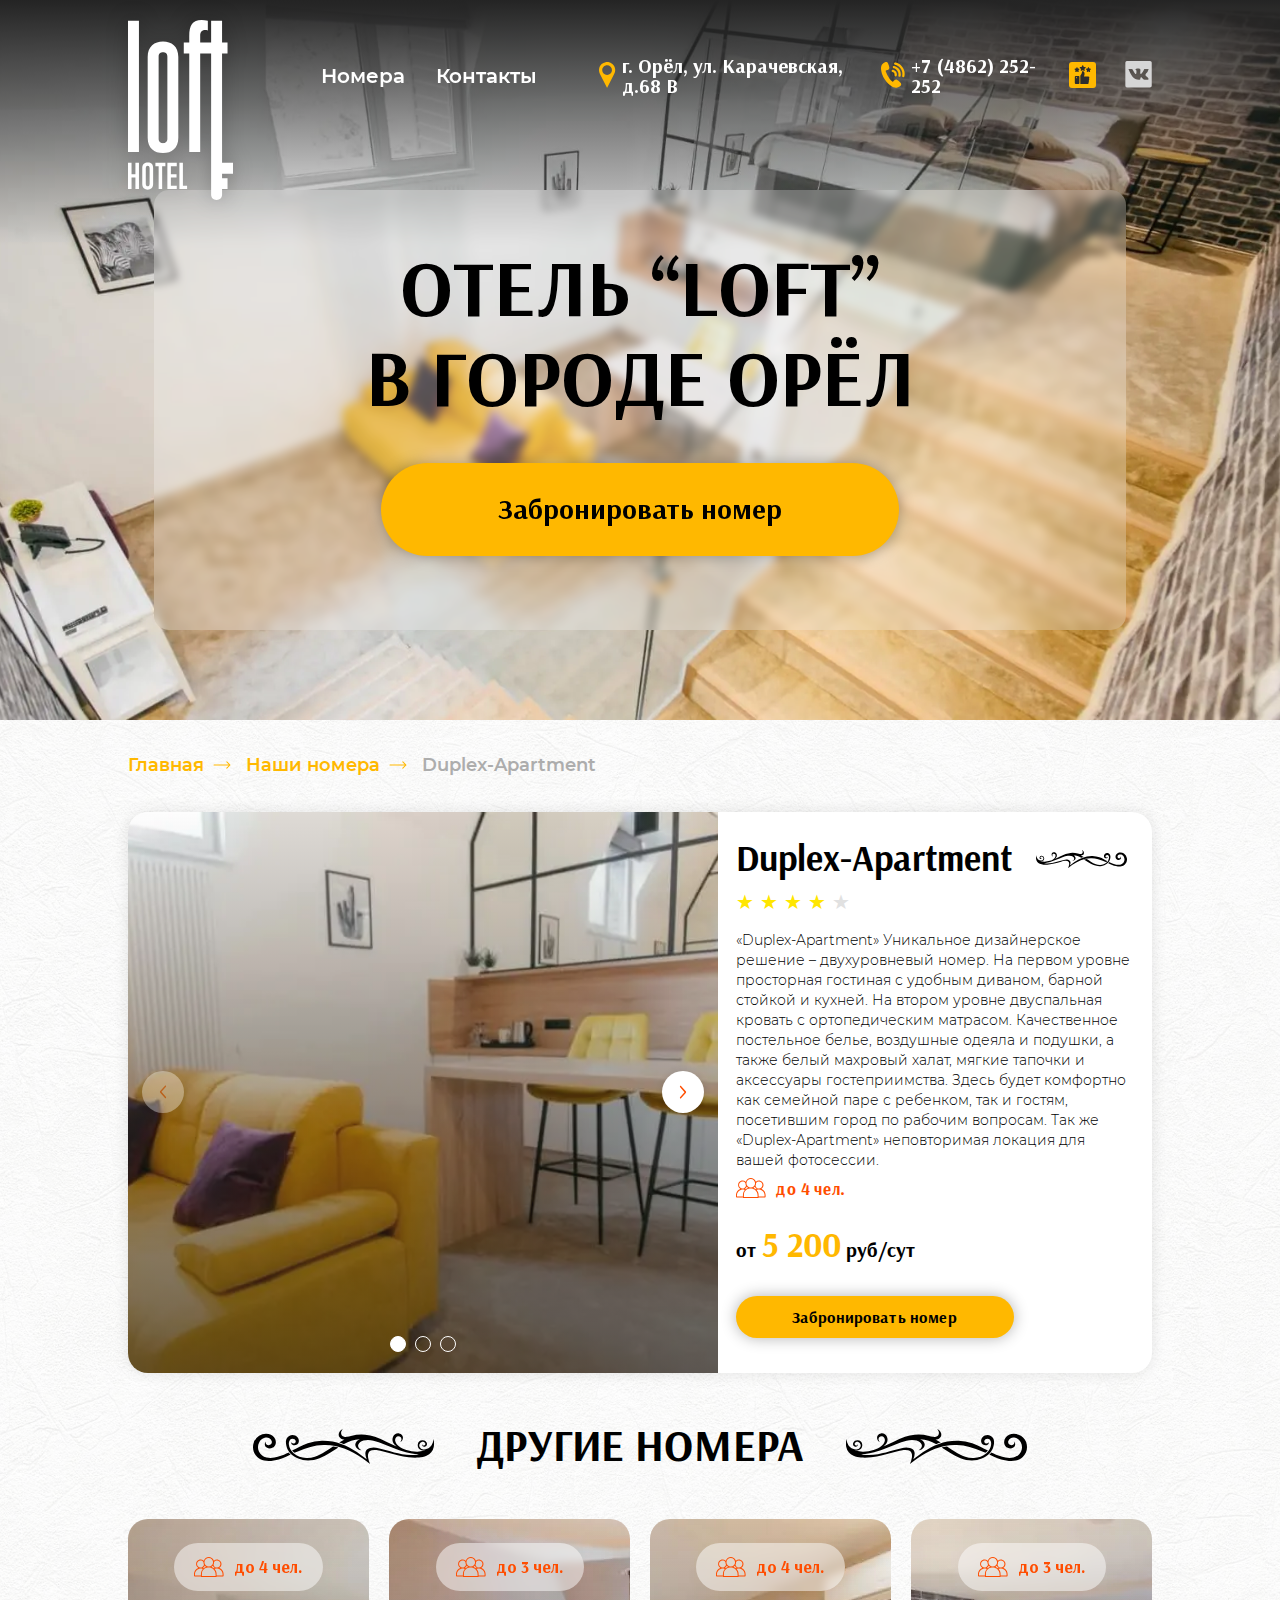
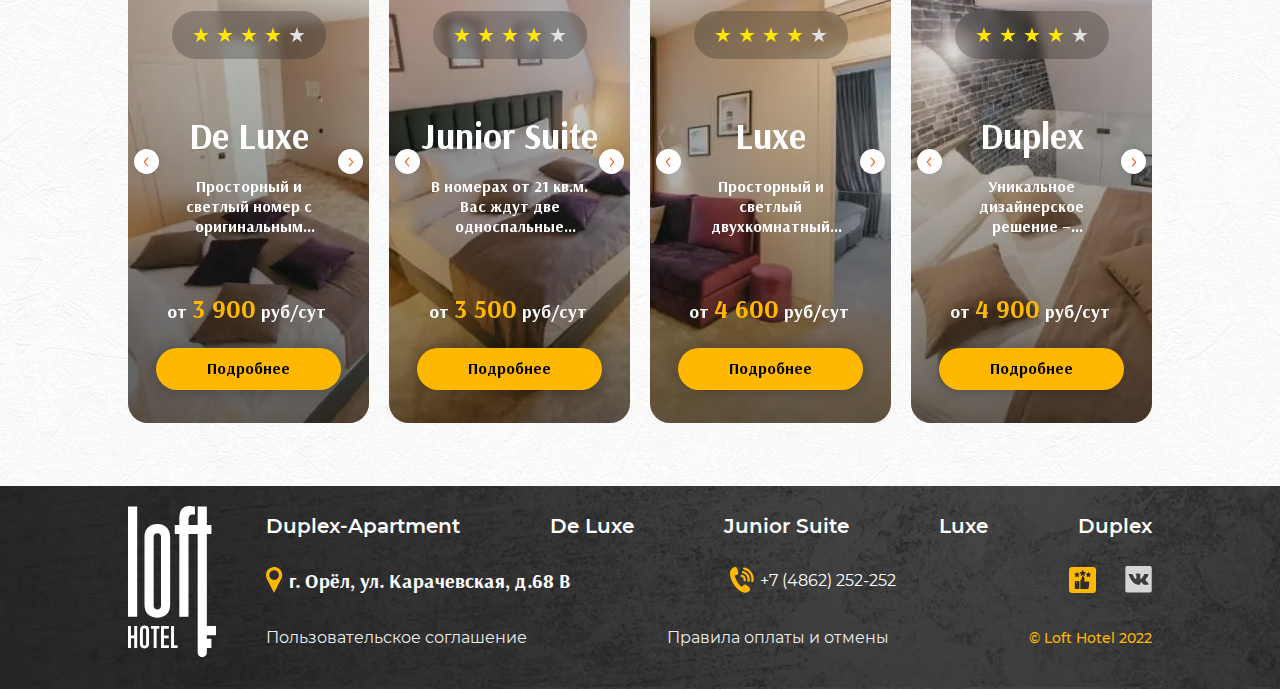
<file: catalog-item.html>
<!DOCTYPE html> <html lang="ru">

<head>
    <meta charset="UTF-8">
    <meta name="viewport" content="width=device-width, initial-scale=1.0">
    <meta name="description" content="">
    <meta name="keywords" content="">
<!--    <link rel="stylesheet" href="css/libs.min.css">-->
    <link rel="stylesheet" href="css/swiper-bundle.min.css">
    <link rel="stylesheet" href="css/style.min.css">
    <title>Главная</title>
</head>


<body class="page">
    <div class="wrapper">
        <header class="header">
            <div class="container">
    <div class="header__inner">
        <a href="" class="header__logo">
            <img src="img/logo.svg" alt="">
        </a>
        <div class="header__mob">
            <div class="header__wrap">
                <nav class="nav">
                    <a href="" class="nav__link">Номера</a>
                    <a href="" class="nav__link">Контакты</a>
                </nav>
                <div class="header__contacts">
                    <div class="header__contacts-item">
                        <i class="header__contacts-icon">
                            <img src="img/marker.svg" alt="">
                        </i>
                        <span>г. Орёл, ул. Карачевская, д.68 В</span>
                    </div>
                    <a href="tel:+74862252252" class="header__contacts-item">
                        <i class="header__contacts-icon">
                            <img src="img/tel.svg" alt="">
                        </i>
                        <span>+7 (4862) 252-252</span>
                    </a>
                </div>
                <div class="header__buttons">
                    <a href="" class="header__btn header__btn--yellow">
                        <img src="img/header-btn.svg" alt="">
                    </a>
                    <a href="" class="header__btn">
                        <img src="img/header-btn2.svg" alt="">
                    </a>
                </div>
            </div>
        </div>
    </div>
</div>

        </header>
        <main class="content">

            <section class="main">
                <div class="container">
    <div class="main__inner">
        <h1 class="main__title">Отель “Loft” <br> в городе Орёл</h1>
        <button class="main__btn mbtn mbtn-accent">Забронировать номер</button>
    </div>
</div>

            </section>

            <section class="catalog-item">
                <div class="container">
                    <div class="breadcrumbs">
                        <a href="" class="breadcrumbs__item">Главная</a>
                        <a href="" class="breadcrumbs__item">Наши номера</a>
                        <span class="breadcrumbs__item">Duplex-Apartment</span>
                    </div>

                    <div class="catalog-item__inner">
                        <div class="catalog-item__media">
                            <div class="catalog-item__slider swiper-container">
                                <div class="swiper-wrapper">
                                    <div class="swiper-slide">
                                        <div class="catalog-item__img">
                                            <img src="img/apart6.webp" alt="">
                                        </div>
                                    </div>
                                    <div class="swiper-slide">
                                        <div class="catalog-item__img">
                                            <img src="img/apart6.webp" alt="">
                                        </div>
                                    </div>
                                    <div class="swiper-slide">
                                        <div class="catalog-item__img">
                                            <img src="img/apart6.webp" alt="">
                                        </div>
                                    </div>
                                </div>
                                <div class="swiper-button-prev mbtn">
                                    <svg width="7" height="14" viewBox="0 0 7 14" fill="none" xmlns="http://www.w3.org/2000/svg">
                                        <path fill-rule="evenodd" clip-rule="evenodd" d="M0.514478 7.43514L5.48184 13.0123C5.77103 13.3179 6.21333 13.3179 6.48551 13.0123C6.7577 12.7067 6.7577 12.2101 6.48551 11.8854L2.01149 6.86214L6.48551 1.83891C6.7577 1.53332 6.7577 1.01763 6.48551 0.71203C6.21333 0.406435 5.77103 0.406435 5.48183 0.712031L0.514478 6.30825C0.242294 6.61385 0.242294 7.11044 0.514478 7.43514Z" fill="#FF4D00"/>
                                    </svg>
                                </div>
                                <div class="swiper-button-next mbtn">
                                    <svg width="7" height="14" viewBox="0 0 7 14" fill="none" xmlns="http://www.w3.org/2000/svg">
                                        <path fill-rule="evenodd" clip-rule="evenodd" d="M6.48551 6.56486L1.51815 0.987742C1.22895 0.682146 0.786655 0.682146 0.514471 0.987742C0.242287 1.29334 0.242287 1.78993 0.514471 2.11463L4.98849 7.13786L0.514471 12.1611C0.242287 12.4667 0.242287 12.9824 0.514471 13.288C0.786655 13.5936 1.22895 13.5936 1.51815 13.288L6.48551 7.69175C6.75769 7.38615 6.75769 6.88956 6.48551 6.56486Z" fill="#FF4D00"/>
                                    </svg>
                                </div>
                                <div class="swiper-pagination"></div>
                            </div>
                        </div>
                        <div class="catalog-item__content">
                            <h1 class="catalog-item__title">Duplex-Apartment</h1>
                            <div class="catalog-item__rating rating rating--read-only" data-total-rating="4" data-rating-code="1">
                                <div class="rating__item" data-rating-value="5">★</div>
                                <div class="rating__item" data-rating-value="4">★</div>
                                <div class="rating__item" data-rating-value="3">★</div>
                                <div class="rating__item" data-rating-value="2">★</div>
                                <div class="rating__item" data-rating-value="1">★</div>
                            </div>
                            <p class="catalog-item__desc">«Duplex-Apartment» Уникальное дизайнерское решение – двухуровневый номер. На первом уровне просторная гостиная с удобным диваном, барной стойкой и кухней. На втором уровне двуспальная кровать с ортопедическим матрасом. Качественное постельное белье, воздушные одеяла и подушки, а также белый махровый халат, мягкие тапочки и аксессуары гостеприимства. Здесь будет комфортно как семейной паре с ребенком, так и гостям, посетившим город по рабочим вопросам. Так же «Duplex-Apartment» неповторимая локация для вашей фотосессии.</p>
                            <div class="catalog-item__people">
                                <svg width="30" height="21" viewBox="0 0 30 21" fill="none" xmlns="http://www.w3.org/2000/svg">
                                    <path d="M0.00770832 16.5771C0.06939 16.2301 0.107941 15.8755 0.200463 15.5285C0.778729 13.3619 2.08946 11.8199 4.17122 10.9563C4.21748 10.9409 4.25603 10.9178 4.33313 10.8792C2.93758 9.99257 2.17427 8.74353 2.10488 7.10896C2.05862 5.99098 2.421 4.98865 3.13034 4.1174C4.51818 2.41345 7.49432 1.73496 9.71486 3.72419C10.6401 1.34174 12.3517 0.02329 14.9347 0.000159379C16.7466 -0.015261 18.9825 1.08729 19.9078 3.74731C21.1645 2.67559 22.5986 2.27467 24.2023 2.71415C25.328 3.02256 26.1993 3.68563 26.8238 4.68025C28.0343 6.60009 27.6257 9.41432 25.2972 10.9101C25.4051 10.9564 25.4822 10.9949 25.567 11.0258C28.1577 12.2131 29.4992 14.2332 29.6072 17.0705C29.6303 17.6103 29.6072 18.15 29.6072 18.6897C29.6072 19.2371 29.453 19.399 28.9056 19.399C26.9317 19.399 24.9579 19.399 22.9764 19.399C22.8607 19.399 22.7528 19.399 22.6449 19.399C22.5446 19.9773 22.4213 20.0852 21.8584 20.0852C17.1398 20.0852 12.4134 20.0852 7.69478 20.0852C7.14735 20.0852 7.00086 19.9619 6.90834 19.399C6.80811 19.399 6.70788 19.399 6.59993 19.399C4.61841 19.399 2.62918 19.399 0.647659 19.4067C0.377802 19.4067 0.154204 19.3528 0 19.1215C0.0077102 18.2733 0.00770832 17.4252 0.00770832 16.5771ZM21.6194 19.0521C21.5886 18.1885 21.5654 17.3481 21.5269 16.5154C21.3881 13.9479 19.6379 11.7042 17.186 10.9024C16.0758 10.54 14.9424 10.5708 13.809 10.6171C10.8714 10.7328 8.31931 13.0767 7.98777 15.9988C7.87983 16.9395 7.9338 17.9033 7.91067 18.8516C7.91067 18.9133 7.92609 18.975 7.9338 19.0521C12.4905 19.0521 17.0241 19.0521 21.6194 19.0521ZM10.4396 5.29707C10.4319 7.6641 12.3749 9.60708 14.765 9.6225C17.1398 9.63792 19.075 7.71807 19.0828 5.33562C19.0905 2.95316 17.1629 1.02561 14.765 1.0179C12.3903 1.01019 10.4473 2.93003 10.4396 5.29707ZM6.94689 18.4044C6.76185 16.022 7.15507 13.8245 8.82048 11.9972C7.67937 11.5115 6.53825 11.3804 5.3663 11.6426C2.77567 12.2208 1.01004 14.4028 0.956067 17.0783C0.948357 17.5177 0.956067 17.9572 0.956067 18.4121C2.95301 18.4044 4.9114 18.4044 6.94689 18.4044ZM28.5355 18.3967C28.7668 15.8986 28.1268 13.786 25.9371 12.3827C24.2949 11.3341 22.5369 11.2416 20.7019 11.9741C20.7636 12.0512 20.7944 12.0975 20.8253 12.1437C21.5038 12.9148 21.9664 13.8091 22.2671 14.7883C22.5215 15.6133 22.6063 16.4614 22.5986 17.325C22.5909 17.6797 22.5986 18.0343 22.5986 18.3967C24.6033 18.3967 26.5617 18.3967 28.5355 18.3967ZM3.05324 7.00873C3.06095 7.17064 3.06095 7.34028 3.08408 7.50219C3.33081 9.18302 4.67238 10.4244 6.36863 10.5477C7.94151 10.6634 9.46042 9.5531 9.90761 7.95709C9.94616 7.80288 9.93845 7.61014 9.87677 7.46364C9.59149 6.76201 9.42957 6.03724 9.42957 5.27393C9.42957 5.14286 9.37561 4.98867 9.29851 4.88072C8.40412 3.70877 6.83124 3.24615 5.43569 3.73189C4.00931 4.21763 3.06095 5.52837 3.05324 7.00873ZM22.7528 3.55455C21.8507 3.56997 20.9332 3.98633 20.2393 4.84987C20.1468 4.96552 20.0851 5.13514 20.0774 5.28935C20.0388 6.05266 19.9078 6.79284 19.6148 7.50989C19.5685 7.62554 19.5531 7.77204 19.5839 7.8954C19.9617 9.4837 21.365 10.5477 23.0073 10.5246C24.9425 10.4937 26.446 8.95171 26.4383 7.01645C26.4229 5.08118 24.8885 3.55455 22.7528 3.55455ZM20.7173 10.9101C19.8307 10.3704 19.2061 9.66876 18.8129 8.77438C18.3503 9.15218 17.9031 9.52226 17.4405 9.90777C18.3117 10.193 19.1136 10.6094 19.8384 11.1722C19.8846 11.2031 19.9694 11.2262 20.0157 11.2031C20.2316 11.126 20.4475 11.0258 20.7173 10.9101ZM10.7018 8.78207C10.3085 9.66875 9.68402 10.3704 8.82819 10.9024C9.02865 10.9872 9.19827 11.0335 9.33706 11.126C9.53752 11.2571 9.6686 11.2031 9.83822 11.072C10.4473 10.594 11.1258 10.2393 11.8583 9.98487C11.9354 9.96174 12.0048 9.92319 12.0588 9.90777C11.6039 9.52997 11.1644 9.16759 10.7018 8.78207Z" fill="#FF4D00"/>
                                </svg>
                                <span>до 4 чел.</span>
                            </div>
                            <div class="catalog-item__price">
                                от <b>5 200</b> руб/сут
                            </div>
                            <button class="catalog-item__btn mbtn mbtn-accent">Забронировать номер</button>
                        </div>
                    </div>
                </div>
            </section>

            <section class="apart-collection">
                <div class="container">
                    <h2 class="apart-collection__title display2 decor-display">Другие номера</h2>
                    <ul class="apart-collection__grid">
                        <li class="apart-card _apart-slider ">
    <div class="apart-card__slider swiper-container">
        <div class="swiper-wrapper">
            <div class="swiper-slide">
                <div class="apart-card__img">
                    <img src="img/apart2.webp" alt="">
                </div>
            </div>
            <div class="swiper-slide">
                <div class="apart-card__img">
                    <img src="img/apart2.webp" alt="">
                </div>
            </div>
        </div>
        <div class="swiper-button-prev mbtn">
            <svg width="7" height="14" viewBox="0 0 7 14" fill="none" xmlns="http://www.w3.org/2000/svg">
                <path fill-rule="evenodd" clip-rule="evenodd" d="M0.514478 7.43514L5.48184 13.0123C5.77103 13.3179 6.21333 13.3179 6.48551 13.0123C6.7577 12.7067 6.7577 12.2101 6.48551 11.8854L2.01149 6.86214L6.48551 1.83891C6.7577 1.53332 6.7577 1.01763 6.48551 0.71203C6.21333 0.406435 5.77103 0.406435 5.48183 0.712031L0.514478 6.30825C0.242294 6.61385 0.242294 7.11044 0.514478 7.43514Z" fill="#FF4D00"/>
            </svg>
        </div>
        <div class="swiper-button-next mbtn">
            <svg width="7" height="14" viewBox="0 0 7 14" fill="none" xmlns="http://www.w3.org/2000/svg">
                <path fill-rule="evenodd" clip-rule="evenodd" d="M6.48551 6.56486L1.51815 0.987742C1.22895 0.682146 0.786655 0.682146 0.514471 0.987742C0.242287 1.29334 0.242287 1.78993 0.514471 2.11463L4.98849 7.13786L0.514471 12.1611C0.242287 12.4667 0.242287 12.9824 0.514471 13.288C0.786655 13.5936 1.22895 13.5936 1.51815 13.288L6.48551 7.69175C6.75769 7.38615 6.75769 6.88956 6.48551 6.56486Z" fill="#FF4D00"/>
            </svg>
        </div>
    </div>


    <div class="apart-card__top">
        <div class="apart-card__people">
            <svg width="30" height="21" viewBox="0 0 30 21" fill="none" xmlns="http://www.w3.org/2000/svg">
                <path d="M0.00770832 16.5771C0.06939 16.2301 0.107941 15.8755 0.200463 15.5285C0.778729 13.3619 2.08946 11.8199 4.17122 10.9563C4.21748 10.9409 4.25603 10.9178 4.33313 10.8792C2.93758 9.99257 2.17427 8.74353 2.10488 7.10896C2.05862 5.99098 2.421 4.98865 3.13034 4.1174C4.51818 2.41345 7.49432 1.73496 9.71486 3.72419C10.6401 1.34174 12.3517 0.02329 14.9347 0.000159379C16.7466 -0.015261 18.9825 1.08729 19.9078 3.74731C21.1645 2.67559 22.5986 2.27467 24.2023 2.71415C25.328 3.02256 26.1993 3.68563 26.8238 4.68025C28.0343 6.60009 27.6257 9.41432 25.2972 10.9101C25.4051 10.9564 25.4822 10.9949 25.567 11.0258C28.1577 12.2131 29.4992 14.2332 29.6072 17.0705C29.6303 17.6103 29.6072 18.15 29.6072 18.6897C29.6072 19.2371 29.453 19.399 28.9056 19.399C26.9317 19.399 24.9579 19.399 22.9764 19.399C22.8607 19.399 22.7528 19.399 22.6449 19.399C22.5446 19.9773 22.4213 20.0852 21.8584 20.0852C17.1398 20.0852 12.4134 20.0852 7.69478 20.0852C7.14735 20.0852 7.00086 19.9619 6.90834 19.399C6.80811 19.399 6.70788 19.399 6.59993 19.399C4.61841 19.399 2.62918 19.399 0.647659 19.4067C0.377802 19.4067 0.154204 19.3528 0 19.1215C0.0077102 18.2733 0.00770832 17.4252 0.00770832 16.5771ZM21.6194 19.0521C21.5886 18.1885 21.5654 17.3481 21.5269 16.5154C21.3881 13.9479 19.6379 11.7042 17.186 10.9024C16.0758 10.54 14.9424 10.5708 13.809 10.6171C10.8714 10.7328 8.31931 13.0767 7.98777 15.9988C7.87983 16.9395 7.9338 17.9033 7.91067 18.8516C7.91067 18.9133 7.92609 18.975 7.9338 19.0521C12.4905 19.0521 17.0241 19.0521 21.6194 19.0521ZM10.4396 5.29707C10.4319 7.6641 12.3749 9.60708 14.765 9.6225C17.1398 9.63792 19.075 7.71807 19.0828 5.33562C19.0905 2.95316 17.1629 1.02561 14.765 1.0179C12.3903 1.01019 10.4473 2.93003 10.4396 5.29707ZM6.94689 18.4044C6.76185 16.022 7.15507 13.8245 8.82048 11.9972C7.67937 11.5115 6.53825 11.3804 5.3663 11.6426C2.77567 12.2208 1.01004 14.4028 0.956067 17.0783C0.948357 17.5177 0.956067 17.9572 0.956067 18.4121C2.95301 18.4044 4.9114 18.4044 6.94689 18.4044ZM28.5355 18.3967C28.7668 15.8986 28.1268 13.786 25.9371 12.3827C24.2949 11.3341 22.5369 11.2416 20.7019 11.9741C20.7636 12.0512 20.7944 12.0975 20.8253 12.1437C21.5038 12.9148 21.9664 13.8091 22.2671 14.7883C22.5215 15.6133 22.6063 16.4614 22.5986 17.325C22.5909 17.6797 22.5986 18.0343 22.5986 18.3967C24.6033 18.3967 26.5617 18.3967 28.5355 18.3967ZM3.05324 7.00873C3.06095 7.17064 3.06095 7.34028 3.08408 7.50219C3.33081 9.18302 4.67238 10.4244 6.36863 10.5477C7.94151 10.6634 9.46042 9.5531 9.90761 7.95709C9.94616 7.80288 9.93845 7.61014 9.87677 7.46364C9.59149 6.76201 9.42957 6.03724 9.42957 5.27393C9.42957 5.14286 9.37561 4.98867 9.29851 4.88072C8.40412 3.70877 6.83124 3.24615 5.43569 3.73189C4.00931 4.21763 3.06095 5.52837 3.05324 7.00873ZM22.7528 3.55455C21.8507 3.56997 20.9332 3.98633 20.2393 4.84987C20.1468 4.96552 20.0851 5.13514 20.0774 5.28935C20.0388 6.05266 19.9078 6.79284 19.6148 7.50989C19.5685 7.62554 19.5531 7.77204 19.5839 7.8954C19.9617 9.4837 21.365 10.5477 23.0073 10.5246C24.9425 10.4937 26.446 8.95171 26.4383 7.01645C26.4229 5.08118 24.8885 3.55455 22.7528 3.55455ZM20.7173 10.9101C19.8307 10.3704 19.2061 9.66876 18.8129 8.77438C18.3503 9.15218 17.9031 9.52226 17.4405 9.90777C18.3117 10.193 19.1136 10.6094 19.8384 11.1722C19.8846 11.2031 19.9694 11.2262 20.0157 11.2031C20.2316 11.126 20.4475 11.0258 20.7173 10.9101ZM10.7018 8.78207C10.3085 9.66875 9.68402 10.3704 8.82819 10.9024C9.02865 10.9872 9.19827 11.0335 9.33706 11.126C9.53752 11.2571 9.6686 11.2031 9.83822 11.072C10.4473 10.594 11.1258 10.2393 11.8583 9.98487C11.9354 9.96174 12.0048 9.92319 12.0588 9.90777C11.6039 9.52997 11.1644 9.16759 10.7018 8.78207Z" fill="#FF4D00"/>
            </svg>
            <span>до 4 чел.</span>
        </div>
        <div class="apart-card__rating rating rating--read-only" data-total-rating="4" data-rating-code="1">
            <div class="rating__item" data-rating-value="5">★</div>
            <div class="rating__item" data-rating-value="4">★</div>
            <div class="rating__item" data-rating-value="3">★</div>
            <div class="rating__item" data-rating-value="2">★</div>
            <div class="rating__item" data-rating-value="1">★</div>
        </div>
    </div>

    <div class="apart-card__content">
        <h3 class="apart-card__title">De Luxe</h3>
        <p class="apart-card__desc">
            <span class="apart-card__desc-preview">Просторный и светлый номер с оригинальным дизайнерским решением...</span>
        </p>
    </div>

    <div class="apart-card__bottom">
        <div class="apart-card__price">
            от <b>3 900</b> руб/сут
        </div>
        
        <a href="" class="apart-card__link mbtn mbtn-accent">Подробнее</a>
        
        

    </div>

    <p class="apart-card__desc-full">В номерах категории "Junior Suite" от 21 кв.м. вас ждут две одноcпальные кровати или одна большая двуспальная кровать размером «king size» с ортопедическими матрасами, качественным белоснежным постельным бельем, воздушными одеялами и подушками, а также уютный махровый халат, тапочки и аксессуары гостеприимства. Здесь будет комфортно как семейной паре, так и гостям, посетившим город по рабочим вопросам.</p>
</li>

                        <li class="apart-card _apart-slider ">
    <div class="apart-card__slider swiper-container">
        <div class="swiper-wrapper">
            <div class="swiper-slide">
                <div class="apart-card__img">
                    <img src="img/apart3.webp" alt="">
                </div>
            </div>
            <div class="swiper-slide">
                <div class="apart-card__img">
                    <img src="img/apart3.webp" alt="">
                </div>
            </div>
        </div>
        <div class="swiper-button-prev mbtn">
            <svg width="7" height="14" viewBox="0 0 7 14" fill="none" xmlns="http://www.w3.org/2000/svg">
                <path fill-rule="evenodd" clip-rule="evenodd" d="M0.514478 7.43514L5.48184 13.0123C5.77103 13.3179 6.21333 13.3179 6.48551 13.0123C6.7577 12.7067 6.7577 12.2101 6.48551 11.8854L2.01149 6.86214L6.48551 1.83891C6.7577 1.53332 6.7577 1.01763 6.48551 0.71203C6.21333 0.406435 5.77103 0.406435 5.48183 0.712031L0.514478 6.30825C0.242294 6.61385 0.242294 7.11044 0.514478 7.43514Z" fill="#FF4D00"/>
            </svg>
        </div>
        <div class="swiper-button-next mbtn">
            <svg width="7" height="14" viewBox="0 0 7 14" fill="none" xmlns="http://www.w3.org/2000/svg">
                <path fill-rule="evenodd" clip-rule="evenodd" d="M6.48551 6.56486L1.51815 0.987742C1.22895 0.682146 0.786655 0.682146 0.514471 0.987742C0.242287 1.29334 0.242287 1.78993 0.514471 2.11463L4.98849 7.13786L0.514471 12.1611C0.242287 12.4667 0.242287 12.9824 0.514471 13.288C0.786655 13.5936 1.22895 13.5936 1.51815 13.288L6.48551 7.69175C6.75769 7.38615 6.75769 6.88956 6.48551 6.56486Z" fill="#FF4D00"/>
            </svg>
        </div>
    </div>


    <div class="apart-card__top">
        <div class="apart-card__people">
            <svg width="30" height="21" viewBox="0 0 30 21" fill="none" xmlns="http://www.w3.org/2000/svg">
                <path d="M0.00770832 16.5771C0.06939 16.2301 0.107941 15.8755 0.200463 15.5285C0.778729 13.3619 2.08946 11.8199 4.17122 10.9563C4.21748 10.9409 4.25603 10.9178 4.33313 10.8792C2.93758 9.99257 2.17427 8.74353 2.10488 7.10896C2.05862 5.99098 2.421 4.98865 3.13034 4.1174C4.51818 2.41345 7.49432 1.73496 9.71486 3.72419C10.6401 1.34174 12.3517 0.02329 14.9347 0.000159379C16.7466 -0.015261 18.9825 1.08729 19.9078 3.74731C21.1645 2.67559 22.5986 2.27467 24.2023 2.71415C25.328 3.02256 26.1993 3.68563 26.8238 4.68025C28.0343 6.60009 27.6257 9.41432 25.2972 10.9101C25.4051 10.9564 25.4822 10.9949 25.567 11.0258C28.1577 12.2131 29.4992 14.2332 29.6072 17.0705C29.6303 17.6103 29.6072 18.15 29.6072 18.6897C29.6072 19.2371 29.453 19.399 28.9056 19.399C26.9317 19.399 24.9579 19.399 22.9764 19.399C22.8607 19.399 22.7528 19.399 22.6449 19.399C22.5446 19.9773 22.4213 20.0852 21.8584 20.0852C17.1398 20.0852 12.4134 20.0852 7.69478 20.0852C7.14735 20.0852 7.00086 19.9619 6.90834 19.399C6.80811 19.399 6.70788 19.399 6.59993 19.399C4.61841 19.399 2.62918 19.399 0.647659 19.4067C0.377802 19.4067 0.154204 19.3528 0 19.1215C0.0077102 18.2733 0.00770832 17.4252 0.00770832 16.5771ZM21.6194 19.0521C21.5886 18.1885 21.5654 17.3481 21.5269 16.5154C21.3881 13.9479 19.6379 11.7042 17.186 10.9024C16.0758 10.54 14.9424 10.5708 13.809 10.6171C10.8714 10.7328 8.31931 13.0767 7.98777 15.9988C7.87983 16.9395 7.9338 17.9033 7.91067 18.8516C7.91067 18.9133 7.92609 18.975 7.9338 19.0521C12.4905 19.0521 17.0241 19.0521 21.6194 19.0521ZM10.4396 5.29707C10.4319 7.6641 12.3749 9.60708 14.765 9.6225C17.1398 9.63792 19.075 7.71807 19.0828 5.33562C19.0905 2.95316 17.1629 1.02561 14.765 1.0179C12.3903 1.01019 10.4473 2.93003 10.4396 5.29707ZM6.94689 18.4044C6.76185 16.022 7.15507 13.8245 8.82048 11.9972C7.67937 11.5115 6.53825 11.3804 5.3663 11.6426C2.77567 12.2208 1.01004 14.4028 0.956067 17.0783C0.948357 17.5177 0.956067 17.9572 0.956067 18.4121C2.95301 18.4044 4.9114 18.4044 6.94689 18.4044ZM28.5355 18.3967C28.7668 15.8986 28.1268 13.786 25.9371 12.3827C24.2949 11.3341 22.5369 11.2416 20.7019 11.9741C20.7636 12.0512 20.7944 12.0975 20.8253 12.1437C21.5038 12.9148 21.9664 13.8091 22.2671 14.7883C22.5215 15.6133 22.6063 16.4614 22.5986 17.325C22.5909 17.6797 22.5986 18.0343 22.5986 18.3967C24.6033 18.3967 26.5617 18.3967 28.5355 18.3967ZM3.05324 7.00873C3.06095 7.17064 3.06095 7.34028 3.08408 7.50219C3.33081 9.18302 4.67238 10.4244 6.36863 10.5477C7.94151 10.6634 9.46042 9.5531 9.90761 7.95709C9.94616 7.80288 9.93845 7.61014 9.87677 7.46364C9.59149 6.76201 9.42957 6.03724 9.42957 5.27393C9.42957 5.14286 9.37561 4.98867 9.29851 4.88072C8.40412 3.70877 6.83124 3.24615 5.43569 3.73189C4.00931 4.21763 3.06095 5.52837 3.05324 7.00873ZM22.7528 3.55455C21.8507 3.56997 20.9332 3.98633 20.2393 4.84987C20.1468 4.96552 20.0851 5.13514 20.0774 5.28935C20.0388 6.05266 19.9078 6.79284 19.6148 7.50989C19.5685 7.62554 19.5531 7.77204 19.5839 7.8954C19.9617 9.4837 21.365 10.5477 23.0073 10.5246C24.9425 10.4937 26.446 8.95171 26.4383 7.01645C26.4229 5.08118 24.8885 3.55455 22.7528 3.55455ZM20.7173 10.9101C19.8307 10.3704 19.2061 9.66876 18.8129 8.77438C18.3503 9.15218 17.9031 9.52226 17.4405 9.90777C18.3117 10.193 19.1136 10.6094 19.8384 11.1722C19.8846 11.2031 19.9694 11.2262 20.0157 11.2031C20.2316 11.126 20.4475 11.0258 20.7173 10.9101ZM10.7018 8.78207C10.3085 9.66875 9.68402 10.3704 8.82819 10.9024C9.02865 10.9872 9.19827 11.0335 9.33706 11.126C9.53752 11.2571 9.6686 11.2031 9.83822 11.072C10.4473 10.594 11.1258 10.2393 11.8583 9.98487C11.9354 9.96174 12.0048 9.92319 12.0588 9.90777C11.6039 9.52997 11.1644 9.16759 10.7018 8.78207Z" fill="#FF4D00"/>
            </svg>
            <span>до 3 чел.</span>
        </div>
        <div class="apart-card__rating rating rating--read-only" data-total-rating="4" data-rating-code="1">
            <div class="rating__item" data-rating-value="5">★</div>
            <div class="rating__item" data-rating-value="4">★</div>
            <div class="rating__item" data-rating-value="3">★</div>
            <div class="rating__item" data-rating-value="2">★</div>
            <div class="rating__item" data-rating-value="1">★</div>
        </div>
    </div>

    <div class="apart-card__content">
        <h3 class="apart-card__title">Junior Suite</h3>
        <p class="apart-card__desc">
            <span class="apart-card__desc-preview">В номерах от 21 кв.м. Вас ждут две односпальные кровати или одна...</span>
        </p>
    </div>

    <div class="apart-card__bottom">
        <div class="apart-card__price">
            от <b>3 500</b> руб/сут
        </div>
        
        <a href="" class="apart-card__link mbtn mbtn-accent">Подробнее</a>
        
        

    </div>

    <p class="apart-card__desc-full">В номерах категории "Junior Suite" от 21 кв.м. вас ждут две одноcпальные кровати или одна большая двуспальная кровать размером «king size» с ортопедическими матрасами, качественным белоснежным постельным бельем, воздушными одеялами и подушками, а также уютный махровый халат, тапочки и аксессуары гостеприимства. Здесь будет комфортно как семейной паре, так и гостям, посетившим город по рабочим вопросам.</p>
</li>

                        <li class="apart-card _apart-slider ">
    <div class="apart-card__slider swiper-container">
        <div class="swiper-wrapper">
            <div class="swiper-slide">
                <div class="apart-card__img">
                    <img src="img/apart4.webp" alt="">
                </div>
            </div>
            <div class="swiper-slide">
                <div class="apart-card__img">
                    <img src="img/apart4.webp" alt="">
                </div>
            </div>
        </div>
        <div class="swiper-button-prev mbtn">
            <svg width="7" height="14" viewBox="0 0 7 14" fill="none" xmlns="http://www.w3.org/2000/svg">
                <path fill-rule="evenodd" clip-rule="evenodd" d="M0.514478 7.43514L5.48184 13.0123C5.77103 13.3179 6.21333 13.3179 6.48551 13.0123C6.7577 12.7067 6.7577 12.2101 6.48551 11.8854L2.01149 6.86214L6.48551 1.83891C6.7577 1.53332 6.7577 1.01763 6.48551 0.71203C6.21333 0.406435 5.77103 0.406435 5.48183 0.712031L0.514478 6.30825C0.242294 6.61385 0.242294 7.11044 0.514478 7.43514Z" fill="#FF4D00"/>
            </svg>
        </div>
        <div class="swiper-button-next mbtn">
            <svg width="7" height="14" viewBox="0 0 7 14" fill="none" xmlns="http://www.w3.org/2000/svg">
                <path fill-rule="evenodd" clip-rule="evenodd" d="M6.48551 6.56486L1.51815 0.987742C1.22895 0.682146 0.786655 0.682146 0.514471 0.987742C0.242287 1.29334 0.242287 1.78993 0.514471 2.11463L4.98849 7.13786L0.514471 12.1611C0.242287 12.4667 0.242287 12.9824 0.514471 13.288C0.786655 13.5936 1.22895 13.5936 1.51815 13.288L6.48551 7.69175C6.75769 7.38615 6.75769 6.88956 6.48551 6.56486Z" fill="#FF4D00"/>
            </svg>
        </div>
    </div>


    <div class="apart-card__top">
        <div class="apart-card__people">
            <svg width="30" height="21" viewBox="0 0 30 21" fill="none" xmlns="http://www.w3.org/2000/svg">
                <path d="M0.00770832 16.5771C0.06939 16.2301 0.107941 15.8755 0.200463 15.5285C0.778729 13.3619 2.08946 11.8199 4.17122 10.9563C4.21748 10.9409 4.25603 10.9178 4.33313 10.8792C2.93758 9.99257 2.17427 8.74353 2.10488 7.10896C2.05862 5.99098 2.421 4.98865 3.13034 4.1174C4.51818 2.41345 7.49432 1.73496 9.71486 3.72419C10.6401 1.34174 12.3517 0.02329 14.9347 0.000159379C16.7466 -0.015261 18.9825 1.08729 19.9078 3.74731C21.1645 2.67559 22.5986 2.27467 24.2023 2.71415C25.328 3.02256 26.1993 3.68563 26.8238 4.68025C28.0343 6.60009 27.6257 9.41432 25.2972 10.9101C25.4051 10.9564 25.4822 10.9949 25.567 11.0258C28.1577 12.2131 29.4992 14.2332 29.6072 17.0705C29.6303 17.6103 29.6072 18.15 29.6072 18.6897C29.6072 19.2371 29.453 19.399 28.9056 19.399C26.9317 19.399 24.9579 19.399 22.9764 19.399C22.8607 19.399 22.7528 19.399 22.6449 19.399C22.5446 19.9773 22.4213 20.0852 21.8584 20.0852C17.1398 20.0852 12.4134 20.0852 7.69478 20.0852C7.14735 20.0852 7.00086 19.9619 6.90834 19.399C6.80811 19.399 6.70788 19.399 6.59993 19.399C4.61841 19.399 2.62918 19.399 0.647659 19.4067C0.377802 19.4067 0.154204 19.3528 0 19.1215C0.0077102 18.2733 0.00770832 17.4252 0.00770832 16.5771ZM21.6194 19.0521C21.5886 18.1885 21.5654 17.3481 21.5269 16.5154C21.3881 13.9479 19.6379 11.7042 17.186 10.9024C16.0758 10.54 14.9424 10.5708 13.809 10.6171C10.8714 10.7328 8.31931 13.0767 7.98777 15.9988C7.87983 16.9395 7.9338 17.9033 7.91067 18.8516C7.91067 18.9133 7.92609 18.975 7.9338 19.0521C12.4905 19.0521 17.0241 19.0521 21.6194 19.0521ZM10.4396 5.29707C10.4319 7.6641 12.3749 9.60708 14.765 9.6225C17.1398 9.63792 19.075 7.71807 19.0828 5.33562C19.0905 2.95316 17.1629 1.02561 14.765 1.0179C12.3903 1.01019 10.4473 2.93003 10.4396 5.29707ZM6.94689 18.4044C6.76185 16.022 7.15507 13.8245 8.82048 11.9972C7.67937 11.5115 6.53825 11.3804 5.3663 11.6426C2.77567 12.2208 1.01004 14.4028 0.956067 17.0783C0.948357 17.5177 0.956067 17.9572 0.956067 18.4121C2.95301 18.4044 4.9114 18.4044 6.94689 18.4044ZM28.5355 18.3967C28.7668 15.8986 28.1268 13.786 25.9371 12.3827C24.2949 11.3341 22.5369 11.2416 20.7019 11.9741C20.7636 12.0512 20.7944 12.0975 20.8253 12.1437C21.5038 12.9148 21.9664 13.8091 22.2671 14.7883C22.5215 15.6133 22.6063 16.4614 22.5986 17.325C22.5909 17.6797 22.5986 18.0343 22.5986 18.3967C24.6033 18.3967 26.5617 18.3967 28.5355 18.3967ZM3.05324 7.00873C3.06095 7.17064 3.06095 7.34028 3.08408 7.50219C3.33081 9.18302 4.67238 10.4244 6.36863 10.5477C7.94151 10.6634 9.46042 9.5531 9.90761 7.95709C9.94616 7.80288 9.93845 7.61014 9.87677 7.46364C9.59149 6.76201 9.42957 6.03724 9.42957 5.27393C9.42957 5.14286 9.37561 4.98867 9.29851 4.88072C8.40412 3.70877 6.83124 3.24615 5.43569 3.73189C4.00931 4.21763 3.06095 5.52837 3.05324 7.00873ZM22.7528 3.55455C21.8507 3.56997 20.9332 3.98633 20.2393 4.84987C20.1468 4.96552 20.0851 5.13514 20.0774 5.28935C20.0388 6.05266 19.9078 6.79284 19.6148 7.50989C19.5685 7.62554 19.5531 7.77204 19.5839 7.8954C19.9617 9.4837 21.365 10.5477 23.0073 10.5246C24.9425 10.4937 26.446 8.95171 26.4383 7.01645C26.4229 5.08118 24.8885 3.55455 22.7528 3.55455ZM20.7173 10.9101C19.8307 10.3704 19.2061 9.66876 18.8129 8.77438C18.3503 9.15218 17.9031 9.52226 17.4405 9.90777C18.3117 10.193 19.1136 10.6094 19.8384 11.1722C19.8846 11.2031 19.9694 11.2262 20.0157 11.2031C20.2316 11.126 20.4475 11.0258 20.7173 10.9101ZM10.7018 8.78207C10.3085 9.66875 9.68402 10.3704 8.82819 10.9024C9.02865 10.9872 9.19827 11.0335 9.33706 11.126C9.53752 11.2571 9.6686 11.2031 9.83822 11.072C10.4473 10.594 11.1258 10.2393 11.8583 9.98487C11.9354 9.96174 12.0048 9.92319 12.0588 9.90777C11.6039 9.52997 11.1644 9.16759 10.7018 8.78207Z" fill="#FF4D00"/>
            </svg>
            <span>до 4 чел.</span>
        </div>
        <div class="apart-card__rating rating rating--read-only" data-total-rating="4" data-rating-code="1">
            <div class="rating__item" data-rating-value="5">★</div>
            <div class="rating__item" data-rating-value="4">★</div>
            <div class="rating__item" data-rating-value="3">★</div>
            <div class="rating__item" data-rating-value="2">★</div>
            <div class="rating__item" data-rating-value="1">★</div>
        </div>
    </div>

    <div class="apart-card__content">
        <h3 class="apart-card__title">Luxe</h3>
        <p class="apart-card__desc">
            <span class="apart-card__desc-preview">Просторный и светлый двухкомнатный номер с дизайнерской изюминкой...</span>
        </p>
    </div>

    <div class="apart-card__bottom">
        <div class="apart-card__price">
            от <b>4 600</b> руб/сут
        </div>
        
        <a href="" class="apart-card__link mbtn mbtn-accent">Подробнее</a>
        
        

    </div>

    <p class="apart-card__desc-full">В номерах категории "Junior Suite" от 21 кв.м. вас ждут две одноcпальные кровати или одна большая двуспальная кровать размером «king size» с ортопедическими матрасами, качественным белоснежным постельным бельем, воздушными одеялами и подушками, а также уютный махровый халат, тапочки и аксессуары гостеприимства. Здесь будет комфортно как семейной паре, так и гостям, посетившим город по рабочим вопросам.</p>
</li>

                        <li class="apart-card _apart-slider ">
    <div class="apart-card__slider swiper-container">
        <div class="swiper-wrapper">
            <div class="swiper-slide">
                <div class="apart-card__img">
                    <img src="img/apart5.webp" alt="">
                </div>
            </div>
            <div class="swiper-slide">
                <div class="apart-card__img">
                    <img src="img/apart5.webp" alt="">
                </div>
            </div>
        </div>
        <div class="swiper-button-prev mbtn">
            <svg width="7" height="14" viewBox="0 0 7 14" fill="none" xmlns="http://www.w3.org/2000/svg">
                <path fill-rule="evenodd" clip-rule="evenodd" d="M0.514478 7.43514L5.48184 13.0123C5.77103 13.3179 6.21333 13.3179 6.48551 13.0123C6.7577 12.7067 6.7577 12.2101 6.48551 11.8854L2.01149 6.86214L6.48551 1.83891C6.7577 1.53332 6.7577 1.01763 6.48551 0.71203C6.21333 0.406435 5.77103 0.406435 5.48183 0.712031L0.514478 6.30825C0.242294 6.61385 0.242294 7.11044 0.514478 7.43514Z" fill="#FF4D00"/>
            </svg>
        </div>
        <div class="swiper-button-next mbtn">
            <svg width="7" height="14" viewBox="0 0 7 14" fill="none" xmlns="http://www.w3.org/2000/svg">
                <path fill-rule="evenodd" clip-rule="evenodd" d="M6.48551 6.56486L1.51815 0.987742C1.22895 0.682146 0.786655 0.682146 0.514471 0.987742C0.242287 1.29334 0.242287 1.78993 0.514471 2.11463L4.98849 7.13786L0.514471 12.1611C0.242287 12.4667 0.242287 12.9824 0.514471 13.288C0.786655 13.5936 1.22895 13.5936 1.51815 13.288L6.48551 7.69175C6.75769 7.38615 6.75769 6.88956 6.48551 6.56486Z" fill="#FF4D00"/>
            </svg>
        </div>
    </div>


    <div class="apart-card__top">
        <div class="apart-card__people">
            <svg width="30" height="21" viewBox="0 0 30 21" fill="none" xmlns="http://www.w3.org/2000/svg">
                <path d="M0.00770832 16.5771C0.06939 16.2301 0.107941 15.8755 0.200463 15.5285C0.778729 13.3619 2.08946 11.8199 4.17122 10.9563C4.21748 10.9409 4.25603 10.9178 4.33313 10.8792C2.93758 9.99257 2.17427 8.74353 2.10488 7.10896C2.05862 5.99098 2.421 4.98865 3.13034 4.1174C4.51818 2.41345 7.49432 1.73496 9.71486 3.72419C10.6401 1.34174 12.3517 0.02329 14.9347 0.000159379C16.7466 -0.015261 18.9825 1.08729 19.9078 3.74731C21.1645 2.67559 22.5986 2.27467 24.2023 2.71415C25.328 3.02256 26.1993 3.68563 26.8238 4.68025C28.0343 6.60009 27.6257 9.41432 25.2972 10.9101C25.4051 10.9564 25.4822 10.9949 25.567 11.0258C28.1577 12.2131 29.4992 14.2332 29.6072 17.0705C29.6303 17.6103 29.6072 18.15 29.6072 18.6897C29.6072 19.2371 29.453 19.399 28.9056 19.399C26.9317 19.399 24.9579 19.399 22.9764 19.399C22.8607 19.399 22.7528 19.399 22.6449 19.399C22.5446 19.9773 22.4213 20.0852 21.8584 20.0852C17.1398 20.0852 12.4134 20.0852 7.69478 20.0852C7.14735 20.0852 7.00086 19.9619 6.90834 19.399C6.80811 19.399 6.70788 19.399 6.59993 19.399C4.61841 19.399 2.62918 19.399 0.647659 19.4067C0.377802 19.4067 0.154204 19.3528 0 19.1215C0.0077102 18.2733 0.00770832 17.4252 0.00770832 16.5771ZM21.6194 19.0521C21.5886 18.1885 21.5654 17.3481 21.5269 16.5154C21.3881 13.9479 19.6379 11.7042 17.186 10.9024C16.0758 10.54 14.9424 10.5708 13.809 10.6171C10.8714 10.7328 8.31931 13.0767 7.98777 15.9988C7.87983 16.9395 7.9338 17.9033 7.91067 18.8516C7.91067 18.9133 7.92609 18.975 7.9338 19.0521C12.4905 19.0521 17.0241 19.0521 21.6194 19.0521ZM10.4396 5.29707C10.4319 7.6641 12.3749 9.60708 14.765 9.6225C17.1398 9.63792 19.075 7.71807 19.0828 5.33562C19.0905 2.95316 17.1629 1.02561 14.765 1.0179C12.3903 1.01019 10.4473 2.93003 10.4396 5.29707ZM6.94689 18.4044C6.76185 16.022 7.15507 13.8245 8.82048 11.9972C7.67937 11.5115 6.53825 11.3804 5.3663 11.6426C2.77567 12.2208 1.01004 14.4028 0.956067 17.0783C0.948357 17.5177 0.956067 17.9572 0.956067 18.4121C2.95301 18.4044 4.9114 18.4044 6.94689 18.4044ZM28.5355 18.3967C28.7668 15.8986 28.1268 13.786 25.9371 12.3827C24.2949 11.3341 22.5369 11.2416 20.7019 11.9741C20.7636 12.0512 20.7944 12.0975 20.8253 12.1437C21.5038 12.9148 21.9664 13.8091 22.2671 14.7883C22.5215 15.6133 22.6063 16.4614 22.5986 17.325C22.5909 17.6797 22.5986 18.0343 22.5986 18.3967C24.6033 18.3967 26.5617 18.3967 28.5355 18.3967ZM3.05324 7.00873C3.06095 7.17064 3.06095 7.34028 3.08408 7.50219C3.33081 9.18302 4.67238 10.4244 6.36863 10.5477C7.94151 10.6634 9.46042 9.5531 9.90761 7.95709C9.94616 7.80288 9.93845 7.61014 9.87677 7.46364C9.59149 6.76201 9.42957 6.03724 9.42957 5.27393C9.42957 5.14286 9.37561 4.98867 9.29851 4.88072C8.40412 3.70877 6.83124 3.24615 5.43569 3.73189C4.00931 4.21763 3.06095 5.52837 3.05324 7.00873ZM22.7528 3.55455C21.8507 3.56997 20.9332 3.98633 20.2393 4.84987C20.1468 4.96552 20.0851 5.13514 20.0774 5.28935C20.0388 6.05266 19.9078 6.79284 19.6148 7.50989C19.5685 7.62554 19.5531 7.77204 19.5839 7.8954C19.9617 9.4837 21.365 10.5477 23.0073 10.5246C24.9425 10.4937 26.446 8.95171 26.4383 7.01645C26.4229 5.08118 24.8885 3.55455 22.7528 3.55455ZM20.7173 10.9101C19.8307 10.3704 19.2061 9.66876 18.8129 8.77438C18.3503 9.15218 17.9031 9.52226 17.4405 9.90777C18.3117 10.193 19.1136 10.6094 19.8384 11.1722C19.8846 11.2031 19.9694 11.2262 20.0157 11.2031C20.2316 11.126 20.4475 11.0258 20.7173 10.9101ZM10.7018 8.78207C10.3085 9.66875 9.68402 10.3704 8.82819 10.9024C9.02865 10.9872 9.19827 11.0335 9.33706 11.126C9.53752 11.2571 9.6686 11.2031 9.83822 11.072C10.4473 10.594 11.1258 10.2393 11.8583 9.98487C11.9354 9.96174 12.0048 9.92319 12.0588 9.90777C11.6039 9.52997 11.1644 9.16759 10.7018 8.78207Z" fill="#FF4D00"/>
            </svg>
            <span>до 3 чел.</span>
        </div>
        <div class="apart-card__rating rating rating--read-only" data-total-rating="4" data-rating-code="1">
            <div class="rating__item" data-rating-value="5">★</div>
            <div class="rating__item" data-rating-value="4">★</div>
            <div class="rating__item" data-rating-value="3">★</div>
            <div class="rating__item" data-rating-value="2">★</div>
            <div class="rating__item" data-rating-value="1">★</div>
        </div>
    </div>

    <div class="apart-card__content">
        <h3 class="apart-card__title">Duplex</h3>
        <p class="apart-card__desc">
            <span class="apart-card__desc-preview">Уникальное дизайнерское решение – двухуровневый номер. На первом</span>
        </p>
    </div>

    <div class="apart-card__bottom">
        <div class="apart-card__price">
            от <b>4 900</b> руб/сут
        </div>
        
        <a href="" class="apart-card__link mbtn mbtn-accent">Подробнее</a>
        
        

    </div>

    <p class="apart-card__desc-full">В номерах категории "Junior Suite" от 21 кв.м. вас ждут две одноcпальные кровати или одна большая двуспальная кровать размером «king size» с ортопедическими матрасами, качественным белоснежным постельным бельем, воздушными одеялами и подушками, а также уютный махровый халат, тапочки и аксессуары гостеприимства. Здесь будет комфортно как семейной паре, так и гостям, посетившим город по рабочим вопросам.</p>
</li>

                    </ul>
                </div>
            </section>

        </main>
        <footer class="footer">
            <div class="container">
    <div class="footer__inner">
        <button class="footer__scroll-top mbtn mbtn-accent">
            <svg width="18" height="10" viewBox="0 0 18 10" fill="none" xmlns="http://www.w3.org/2000/svg">
                <path fill-rule="evenodd" clip-rule="evenodd" d="M8.25133 0.542671L0.965905 7.95854C0.566704 8.39029 0.566704 9.05061 0.965905 9.45696C1.36511 9.86331 2.01381 9.86331 2.43796 9.45696L8.99984 2.77759L15.5617 9.45696C15.9609 9.86331 16.6346 9.86331 17.0338 9.45696C17.433 9.05061 17.433 8.39029 17.0338 7.95854L9.72339 0.542671C9.32419 0.136322 8.67549 0.136322 8.25133 0.542671Z" fill="white"/>
            </svg>
        </button>
        <a href="" class="footer__logo">
            <img src="img/logo.svg" alt="">
        </a>
        <div class="footer__right">
            <div class="footer__aparts">
                <a href="" class="footer__apart">Duplex-Apartment</a>
                <a href="" class="footer__apart">De Luxe</a>
                <a href="" class="footer__apart">Junior Suite</a>
                <a href="" class="footer__apart">Luxe</a>
                <a href="" class="footer__apart">Duplex</a>
            </div>
            <div class="footer__wrap">
                <div class="footer__contacts-item">
                    <i class="footer__contacts-icon">
                        <img src="img/marker.svg" alt="">
                    </i>
                    <span>г. Орёл, ул. Карачевская, д.68 В</span>
                </div>
                <a href="tel:+74862252252" class="header__contacts-item">
                    <i class="footer__contacts-icon">
                        <img src="img/tel.svg" alt="">
                    </i>
                    <span>+7 (4862) 252-252</span>
                </a>
                <div class="footer__buttons">
                    <a href="" class="footer__btn header__btn--yellow">
                        <img src="img/header-btn.svg" alt="">
                    </a>
                    <a href="" class="footer__btn">
                        <img src="img/header-btn2.svg" alt="">
                    </a>
                </div>
            </div>
            <div class="footer__bottom">
                <a href="" class="footer__link">Пользовательское соглашение</a>
                <a href="" class="footer__link">Правила оплаты и отмены</a>
                <div class="footer__co">© Loft Hotel 2022</div>
            </div>
        </div>
    </div>
</div>

        </footer>
    </div>

    <!--<script src="js/libs.min.js"></script>-->
<script src="js/jquery.min.js"></script>
<script src="js/swiper-bundle.min.js"></script>
<script src="js/jquery.maskedinput.min.js"></script>
<script src="js/main.min.js"></script>

</body>

</html>
</file>
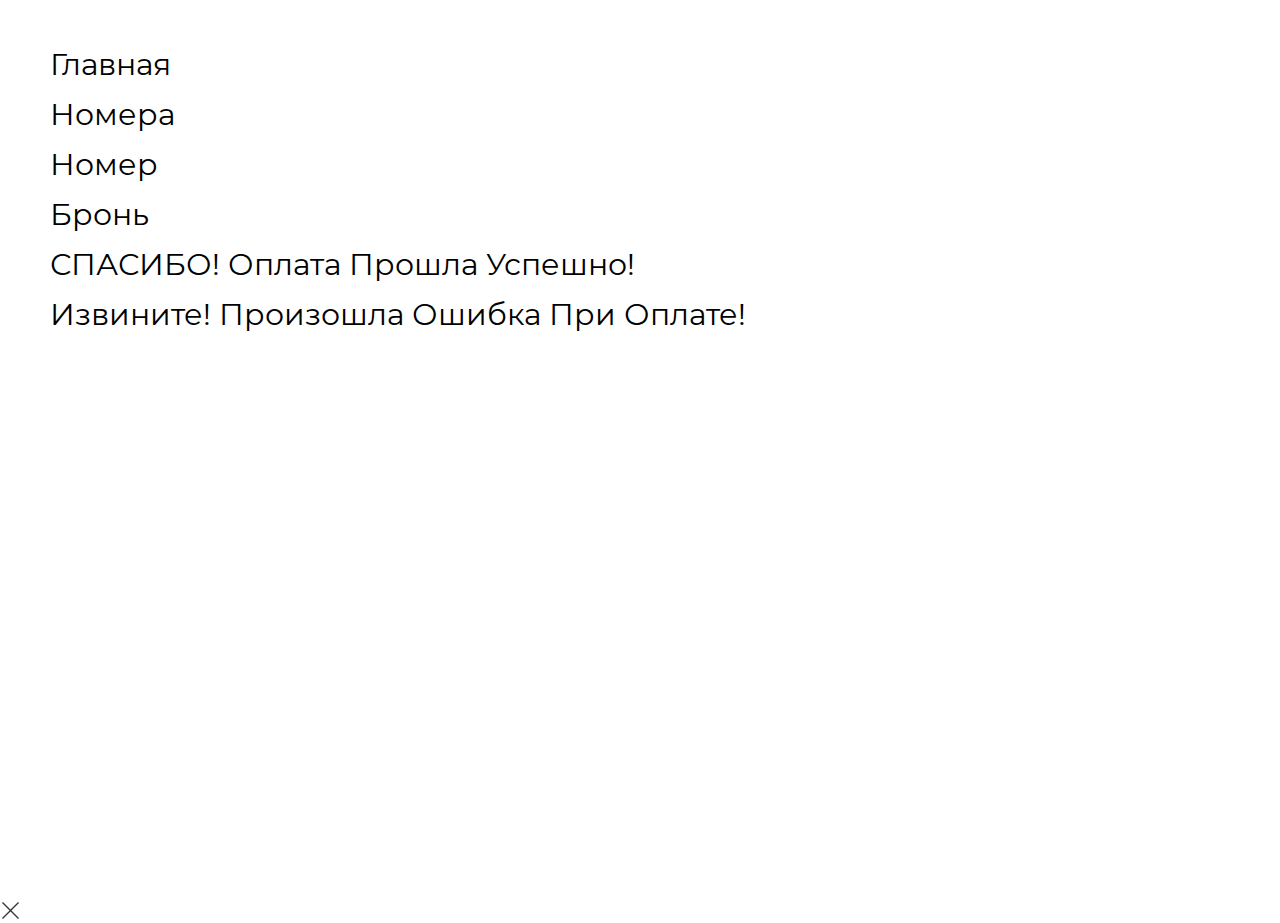
<file: nav.html>
<!DOCTYPE html> <html lang="ru">

<head>
    <meta charset="UTF-8">
    <meta name="viewport" content="width=device-width, initial-scale=1.0">
    <meta name="description" content="">
    <meta name="keywords" content="">
<!--    <link rel="stylesheet" href="css/libs.min.css">-->
    <link rel="stylesheet" href="css/swiper-bundle.min.css">
    <link rel="stylesheet" href="css/style.min.css">
    <title>Главная</title>
</head>



<style>
    .wrapper a {
        font-size: 30px;
        text-transform: capitalize;
    }

    .wrapper button {
        margin-bottom: 25px;
        width: 300px;
        height: 45px;
    }
</style>

<body>

    <div class="wrapper" style="padding: 50px;">
        <a href="index.html" style="display: block; margin-bottom: 20px;">
            Главная
        </a>
        <a href="aparts.html" style="display: block; margin-bottom: 20px;">
            Номера
        </a>
        <a href="catalog-item.html" style="display: block; margin-bottom: 20px;">
            Номер
        </a>
        <a href="reserve.html" style="display: block; margin-bottom: 20px;">
            Бронь
        </a>
        <a href="reserve2.html" style="display: block; margin-bottom: 20px;">
            СПАСИБО!
            Оплата прошла успешно!
        </a>
        <a href="reserve3.html" style="display: block; margin-bottom: 20px;">
            Извините!
            Произошла ошибка при оплате!
        </a>




    </div>

    <div class="modal" id="quickOrder" aria-hidden="true">
    <div class="modal-dialog">
        <button type="button" class="modal__close" data-bs-dismiss="modal" aria-label="Close">
            <svg width="20" height="20" viewBox="0 0 20 20" fill="none" xmlns="http://www.w3.org/2000/svg">
                <path fill-rule="evenodd" clip-rule="evenodd" d="M9.55401 10.5L2 2.94599L2.94599 2L10.5 9.55401L18.054 2L19 2.94599L11.446 10.5L19 18.054L18.054 19L10.5 11.446L2.94599 19L2 18.054L9.55401 10.5Z" fill="#333333"/>
            </svg>
        </button>



    </div>
</div>


<!-- <div class="modal-backdrop show"></div> -->
    <!--  -->
    <!--<script src="js/libs.min.js"></script>-->
<script src="js/jquery.min.js"></script>
<script src="js/swiper-bundle.min.js"></script>
<script src="js/jquery.maskedinput.min.js"></script>
<script src="js/main.min.js"></script>

</body>

</html>
</file>
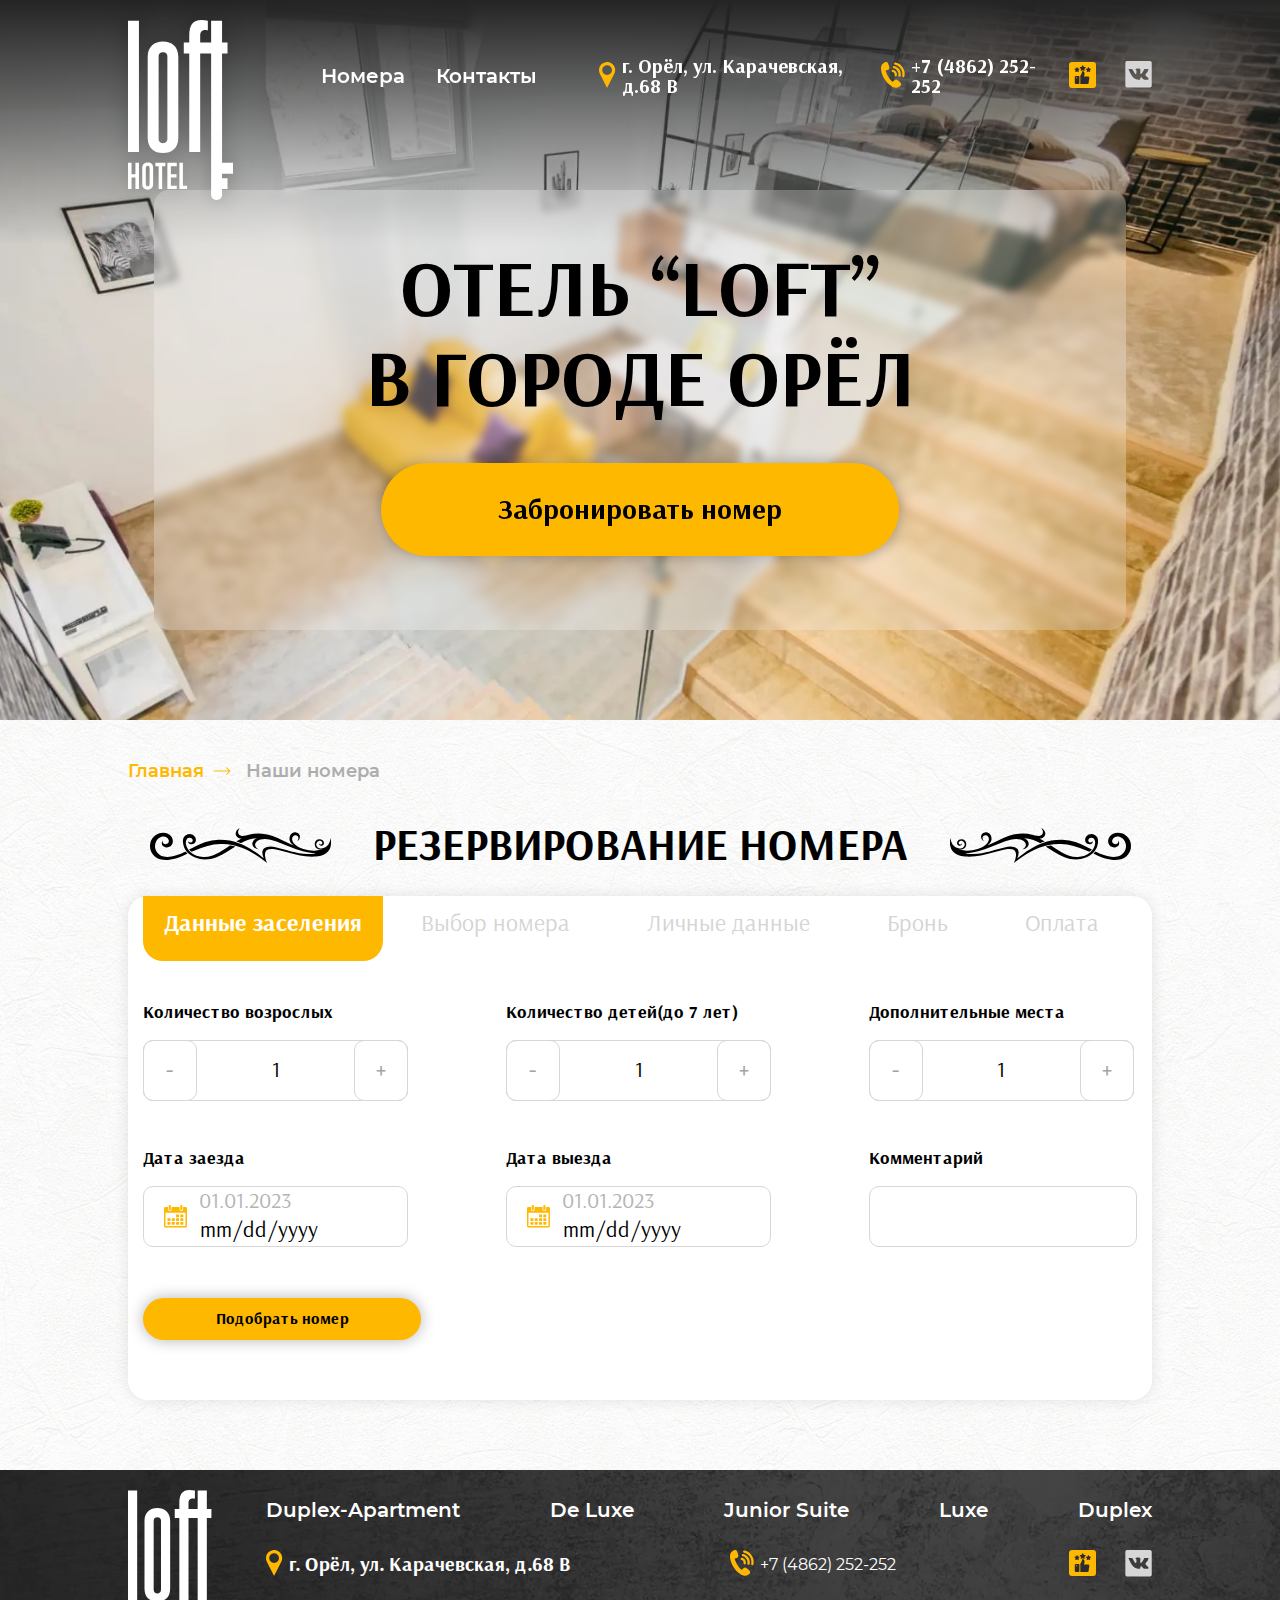
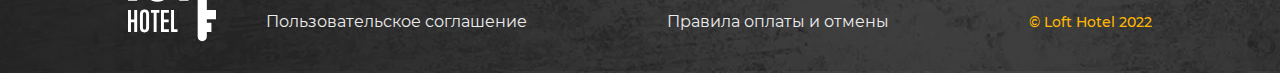
<file: reserve.html>
<!DOCTYPE html> <html lang="ru">

<head>
    <meta charset="UTF-8">
    <meta name="viewport" content="width=device-width, initial-scale=1.0">
    <meta name="description" content="">
    <meta name="keywords" content="">
<!--    <link rel="stylesheet" href="css/libs.min.css">-->
    <link rel="stylesheet" href="css/swiper-bundle.min.css">
    <link rel="stylesheet" href="css/style.min.css">
    <title>Резервирование номера</title>
</head>


<body class="page">
    <div class="wrapper">
        <header class="header">
            <div class="container">
    <div class="header__inner">
        <a href="" class="header__logo">
            <img src="img/logo.svg" alt="">
        </a>
        <div class="header__mob">
            <div class="header__wrap">
                <nav class="nav">
                    <a href="" class="nav__link">Номера</a>
                    <a href="" class="nav__link">Контакты</a>
                </nav>
                <div class="header__contacts">
                    <div class="header__contacts-item">
                        <i class="header__contacts-icon">
                            <img src="img/marker.svg" alt="">
                        </i>
                        <span>г. Орёл, ул. Карачевская, д.68 В</span>
                    </div>
                    <a href="tel:+74862252252" class="header__contacts-item">
                        <i class="header__contacts-icon">
                            <img src="img/tel.svg" alt="">
                        </i>
                        <span>+7 (4862) 252-252</span>
                    </a>
                </div>
                <div class="header__buttons">
                    <a href="" class="header__btn header__btn--yellow">
                        <img src="img/header-btn.svg" alt="">
                    </a>
                    <a href="" class="header__btn">
                        <img src="img/header-btn2.svg" alt="">
                    </a>
                </div>
            </div>
        </div>
    </div>
</div>

        </header>
        <main class="content">

            <section class="main">
                <div class="container">
    <div class="main__inner">
        <h1 class="main__title">Отель “Loft” <br> в городе Орёл</h1>
        <button class="main__btn mbtn mbtn-accent">Забронировать номер</button>
    </div>
</div>

            </section>

            <section class="reserve">
                <div class="container">
                    <div class="breadcrumbs">
                        <a href="" class="breadcrumbs__item">Главная</a>
                        <span class="breadcrumbs__item">Наши номера</span>
                    </div>
                    <h2 class="reserve__title display2 decor-display">Резервирование номера</h2>
                    <form class="reserve__wrap">
                        <div class="reserve__tabs">
                            <div class="reserve__tab _active" data-step="1">Данные заселения</div>
                            <div class="reserve__tab _disabled" data-step="2">Выбор номера</div>
                            <div class="reserve__tab _disabled" data-step="3">Личные данные</div>
                            <div class="reserve__tab _disabled" data-step="4">Бронь</div>
                            <div class="reserve__tab _disabled" data-step="5">Оплата</div>
                        </div>
                        <div class="reserve__steps">
                            <div class="step _active" data-step="1">
                                <div class="step__form-grid">
    <div class="fg">
        <label>Количество возрослых</label>
        <div class="fg__calc cartcalc">
            <button type="button" class='cartcalc__btn ccalc-minus'>-</button>
            <input type='text' value='1'>
            <button type="button" class='cartcalc__btn ccalc-plus'>+</button>
        </div>
    </div>
    <div class="fg">
        <label>Количество детей(до 7 лет)</label>
        <div class="fg__calc cartcalc">
            <button type="button" class='cartcalc__btn ccalc-minus'>-</button>
            <input type='text' value='1'>
            <button type="button" class='cartcalc__btn ccalc-plus'>+</button>
        </div>
    </div>
    <div class="fg">
        <label>Дополнительные места</label>
        <div class="fg__calc cartcalc">
            <button type="button" class='cartcalc__btn ccalc-minus'>-</button>
            <input type='text' value='1'>
            <button type="button" class='cartcalc__btn ccalc-plus'>+</button>
        </div>
    </div>
    <div class="fg">
        <label>Дата заезда</label>
        <input class="datepicker" type="date" data-placeholder="01.01.2023" required="" aria-required="true">
    </div>
    <div class="fg">
        <label>Дата выезда</label>
        <input class="datepicker" type="date" data-placeholder="01.01.2023" required="" aria-required="true">
    </div>
    <div class="fg fg--text">
        <label>Комментарий</label>
        <input type="text">
    </div>
</div>
<button class="step__btn mbtn mbtn-accent" data-step-next="1">Подобрать номер</button>

                            </div>
                            <div class="step" data-step="2">
                                <div class="step__slider swiper-container">
    <ul class="step__aparts">
        <li class="apart-card _apart-slider ">
    <div class="apart-card__slider swiper-container">
        <div class="swiper-wrapper">
            <div class="swiper-slide">
                <div class="apart-card__img">
                    <img src="img/apart.webp" alt="">
                </div>
            </div>
            <div class="swiper-slide">
                <div class="apart-card__img">
                    <img src="img/apart.webp" alt="">
                </div>
            </div>
        </div>
        <div class="swiper-button-prev mbtn">
            <svg width="7" height="14" viewBox="0 0 7 14" fill="none" xmlns="http://www.w3.org/2000/svg">
                <path fill-rule="evenodd" clip-rule="evenodd" d="M0.514478 7.43514L5.48184 13.0123C5.77103 13.3179 6.21333 13.3179 6.48551 13.0123C6.7577 12.7067 6.7577 12.2101 6.48551 11.8854L2.01149 6.86214L6.48551 1.83891C6.7577 1.53332 6.7577 1.01763 6.48551 0.71203C6.21333 0.406435 5.77103 0.406435 5.48183 0.712031L0.514478 6.30825C0.242294 6.61385 0.242294 7.11044 0.514478 7.43514Z" fill="#FF4D00"/>
            </svg>
        </div>
        <div class="swiper-button-next mbtn">
            <svg width="7" height="14" viewBox="0 0 7 14" fill="none" xmlns="http://www.w3.org/2000/svg">
                <path fill-rule="evenodd" clip-rule="evenodd" d="M6.48551 6.56486L1.51815 0.987742C1.22895 0.682146 0.786655 0.682146 0.514471 0.987742C0.242287 1.29334 0.242287 1.78993 0.514471 2.11463L4.98849 7.13786L0.514471 12.1611C0.242287 12.4667 0.242287 12.9824 0.514471 13.288C0.786655 13.5936 1.22895 13.5936 1.51815 13.288L6.48551 7.69175C6.75769 7.38615 6.75769 6.88956 6.48551 6.56486Z" fill="#FF4D00"/>
            </svg>
        </div>
    </div>


    <div class="apart-card__top">
        <div class="apart-card__people">
            <svg width="30" height="21" viewBox="0 0 30 21" fill="none" xmlns="http://www.w3.org/2000/svg">
                <path d="M0.00770832 16.5771C0.06939 16.2301 0.107941 15.8755 0.200463 15.5285C0.778729 13.3619 2.08946 11.8199 4.17122 10.9563C4.21748 10.9409 4.25603 10.9178 4.33313 10.8792C2.93758 9.99257 2.17427 8.74353 2.10488 7.10896C2.05862 5.99098 2.421 4.98865 3.13034 4.1174C4.51818 2.41345 7.49432 1.73496 9.71486 3.72419C10.6401 1.34174 12.3517 0.02329 14.9347 0.000159379C16.7466 -0.015261 18.9825 1.08729 19.9078 3.74731C21.1645 2.67559 22.5986 2.27467 24.2023 2.71415C25.328 3.02256 26.1993 3.68563 26.8238 4.68025C28.0343 6.60009 27.6257 9.41432 25.2972 10.9101C25.4051 10.9564 25.4822 10.9949 25.567 11.0258C28.1577 12.2131 29.4992 14.2332 29.6072 17.0705C29.6303 17.6103 29.6072 18.15 29.6072 18.6897C29.6072 19.2371 29.453 19.399 28.9056 19.399C26.9317 19.399 24.9579 19.399 22.9764 19.399C22.8607 19.399 22.7528 19.399 22.6449 19.399C22.5446 19.9773 22.4213 20.0852 21.8584 20.0852C17.1398 20.0852 12.4134 20.0852 7.69478 20.0852C7.14735 20.0852 7.00086 19.9619 6.90834 19.399C6.80811 19.399 6.70788 19.399 6.59993 19.399C4.61841 19.399 2.62918 19.399 0.647659 19.4067C0.377802 19.4067 0.154204 19.3528 0 19.1215C0.0077102 18.2733 0.00770832 17.4252 0.00770832 16.5771ZM21.6194 19.0521C21.5886 18.1885 21.5654 17.3481 21.5269 16.5154C21.3881 13.9479 19.6379 11.7042 17.186 10.9024C16.0758 10.54 14.9424 10.5708 13.809 10.6171C10.8714 10.7328 8.31931 13.0767 7.98777 15.9988C7.87983 16.9395 7.9338 17.9033 7.91067 18.8516C7.91067 18.9133 7.92609 18.975 7.9338 19.0521C12.4905 19.0521 17.0241 19.0521 21.6194 19.0521ZM10.4396 5.29707C10.4319 7.6641 12.3749 9.60708 14.765 9.6225C17.1398 9.63792 19.075 7.71807 19.0828 5.33562C19.0905 2.95316 17.1629 1.02561 14.765 1.0179C12.3903 1.01019 10.4473 2.93003 10.4396 5.29707ZM6.94689 18.4044C6.76185 16.022 7.15507 13.8245 8.82048 11.9972C7.67937 11.5115 6.53825 11.3804 5.3663 11.6426C2.77567 12.2208 1.01004 14.4028 0.956067 17.0783C0.948357 17.5177 0.956067 17.9572 0.956067 18.4121C2.95301 18.4044 4.9114 18.4044 6.94689 18.4044ZM28.5355 18.3967C28.7668 15.8986 28.1268 13.786 25.9371 12.3827C24.2949 11.3341 22.5369 11.2416 20.7019 11.9741C20.7636 12.0512 20.7944 12.0975 20.8253 12.1437C21.5038 12.9148 21.9664 13.8091 22.2671 14.7883C22.5215 15.6133 22.6063 16.4614 22.5986 17.325C22.5909 17.6797 22.5986 18.0343 22.5986 18.3967C24.6033 18.3967 26.5617 18.3967 28.5355 18.3967ZM3.05324 7.00873C3.06095 7.17064 3.06095 7.34028 3.08408 7.50219C3.33081 9.18302 4.67238 10.4244 6.36863 10.5477C7.94151 10.6634 9.46042 9.5531 9.90761 7.95709C9.94616 7.80288 9.93845 7.61014 9.87677 7.46364C9.59149 6.76201 9.42957 6.03724 9.42957 5.27393C9.42957 5.14286 9.37561 4.98867 9.29851 4.88072C8.40412 3.70877 6.83124 3.24615 5.43569 3.73189C4.00931 4.21763 3.06095 5.52837 3.05324 7.00873ZM22.7528 3.55455C21.8507 3.56997 20.9332 3.98633 20.2393 4.84987C20.1468 4.96552 20.0851 5.13514 20.0774 5.28935C20.0388 6.05266 19.9078 6.79284 19.6148 7.50989C19.5685 7.62554 19.5531 7.77204 19.5839 7.8954C19.9617 9.4837 21.365 10.5477 23.0073 10.5246C24.9425 10.4937 26.446 8.95171 26.4383 7.01645C26.4229 5.08118 24.8885 3.55455 22.7528 3.55455ZM20.7173 10.9101C19.8307 10.3704 19.2061 9.66876 18.8129 8.77438C18.3503 9.15218 17.9031 9.52226 17.4405 9.90777C18.3117 10.193 19.1136 10.6094 19.8384 11.1722C19.8846 11.2031 19.9694 11.2262 20.0157 11.2031C20.2316 11.126 20.4475 11.0258 20.7173 10.9101ZM10.7018 8.78207C10.3085 9.66875 9.68402 10.3704 8.82819 10.9024C9.02865 10.9872 9.19827 11.0335 9.33706 11.126C9.53752 11.2571 9.6686 11.2031 9.83822 11.072C10.4473 10.594 11.1258 10.2393 11.8583 9.98487C11.9354 9.96174 12.0048 9.92319 12.0588 9.90777C11.6039 9.52997 11.1644 9.16759 10.7018 8.78207Z" fill="#FF4D00"/>
            </svg>
            <span>до 4 чел.</span>
        </div>
        <div class="apart-card__rating rating rating--read-only" data-total-rating="4" data-rating-code="1">
            <div class="rating__item" data-rating-value="5">★</div>
            <div class="rating__item" data-rating-value="4">★</div>
            <div class="rating__item" data-rating-value="3">★</div>
            <div class="rating__item" data-rating-value="2">★</div>
            <div class="rating__item" data-rating-value="1">★</div>
        </div>
    </div>

    <div class="apart-card__content">
        <h3 class="apart-card__title">Duplex-Apartment</h3>
        <p class="apart-card__desc">
            <span class="apart-card__desc-preview">Уникальное дизайнерское решение – двухуровневый номер. На первом уровне...</span>
        </p>
    </div>

    <div class="apart-card__bottom">
        <div class="apart-card__price">
            от <b>5 200</b> руб/сут
        </div>
        
        
        <button class="apart-card__link apart-card__btn mbtn mbtn-accent">Выбрать</button>
        

    </div>

    <p class="apart-card__desc-full">В номерах категории "Junior Suite" от 21 кв.м. вас ждут две одноcпальные кровати или одна большая двуспальная кровать размером «king size» с ортопедическими матрасами, качественным белоснежным постельным бельем, воздушными одеялами и подушками, а также уютный махровый халат, тапочки и аксессуары гостеприимства. Здесь будет комфортно как семейной паре, так и гостям, посетившим город по рабочим вопросам.</p>
</li>

        <li class="apart-card _apart-slider ">
    <div class="apart-card__slider swiper-container">
        <div class="swiper-wrapper">
            <div class="swiper-slide">
                <div class="apart-card__img">
                    <img src="img/apart2.webp" alt="">
                </div>
            </div>
            <div class="swiper-slide">
                <div class="apart-card__img">
                    <img src="img/apart2.webp" alt="">
                </div>
            </div>
        </div>
        <div class="swiper-button-prev mbtn">
            <svg width="7" height="14" viewBox="0 0 7 14" fill="none" xmlns="http://www.w3.org/2000/svg">
                <path fill-rule="evenodd" clip-rule="evenodd" d="M0.514478 7.43514L5.48184 13.0123C5.77103 13.3179 6.21333 13.3179 6.48551 13.0123C6.7577 12.7067 6.7577 12.2101 6.48551 11.8854L2.01149 6.86214L6.48551 1.83891C6.7577 1.53332 6.7577 1.01763 6.48551 0.71203C6.21333 0.406435 5.77103 0.406435 5.48183 0.712031L0.514478 6.30825C0.242294 6.61385 0.242294 7.11044 0.514478 7.43514Z" fill="#FF4D00"/>
            </svg>
        </div>
        <div class="swiper-button-next mbtn">
            <svg width="7" height="14" viewBox="0 0 7 14" fill="none" xmlns="http://www.w3.org/2000/svg">
                <path fill-rule="evenodd" clip-rule="evenodd" d="M6.48551 6.56486L1.51815 0.987742C1.22895 0.682146 0.786655 0.682146 0.514471 0.987742C0.242287 1.29334 0.242287 1.78993 0.514471 2.11463L4.98849 7.13786L0.514471 12.1611C0.242287 12.4667 0.242287 12.9824 0.514471 13.288C0.786655 13.5936 1.22895 13.5936 1.51815 13.288L6.48551 7.69175C6.75769 7.38615 6.75769 6.88956 6.48551 6.56486Z" fill="#FF4D00"/>
            </svg>
        </div>
    </div>


    <div class="apart-card__top">
        <div class="apart-card__people">
            <svg width="30" height="21" viewBox="0 0 30 21" fill="none" xmlns="http://www.w3.org/2000/svg">
                <path d="M0.00770832 16.5771C0.06939 16.2301 0.107941 15.8755 0.200463 15.5285C0.778729 13.3619 2.08946 11.8199 4.17122 10.9563C4.21748 10.9409 4.25603 10.9178 4.33313 10.8792C2.93758 9.99257 2.17427 8.74353 2.10488 7.10896C2.05862 5.99098 2.421 4.98865 3.13034 4.1174C4.51818 2.41345 7.49432 1.73496 9.71486 3.72419C10.6401 1.34174 12.3517 0.02329 14.9347 0.000159379C16.7466 -0.015261 18.9825 1.08729 19.9078 3.74731C21.1645 2.67559 22.5986 2.27467 24.2023 2.71415C25.328 3.02256 26.1993 3.68563 26.8238 4.68025C28.0343 6.60009 27.6257 9.41432 25.2972 10.9101C25.4051 10.9564 25.4822 10.9949 25.567 11.0258C28.1577 12.2131 29.4992 14.2332 29.6072 17.0705C29.6303 17.6103 29.6072 18.15 29.6072 18.6897C29.6072 19.2371 29.453 19.399 28.9056 19.399C26.9317 19.399 24.9579 19.399 22.9764 19.399C22.8607 19.399 22.7528 19.399 22.6449 19.399C22.5446 19.9773 22.4213 20.0852 21.8584 20.0852C17.1398 20.0852 12.4134 20.0852 7.69478 20.0852C7.14735 20.0852 7.00086 19.9619 6.90834 19.399C6.80811 19.399 6.70788 19.399 6.59993 19.399C4.61841 19.399 2.62918 19.399 0.647659 19.4067C0.377802 19.4067 0.154204 19.3528 0 19.1215C0.0077102 18.2733 0.00770832 17.4252 0.00770832 16.5771ZM21.6194 19.0521C21.5886 18.1885 21.5654 17.3481 21.5269 16.5154C21.3881 13.9479 19.6379 11.7042 17.186 10.9024C16.0758 10.54 14.9424 10.5708 13.809 10.6171C10.8714 10.7328 8.31931 13.0767 7.98777 15.9988C7.87983 16.9395 7.9338 17.9033 7.91067 18.8516C7.91067 18.9133 7.92609 18.975 7.9338 19.0521C12.4905 19.0521 17.0241 19.0521 21.6194 19.0521ZM10.4396 5.29707C10.4319 7.6641 12.3749 9.60708 14.765 9.6225C17.1398 9.63792 19.075 7.71807 19.0828 5.33562C19.0905 2.95316 17.1629 1.02561 14.765 1.0179C12.3903 1.01019 10.4473 2.93003 10.4396 5.29707ZM6.94689 18.4044C6.76185 16.022 7.15507 13.8245 8.82048 11.9972C7.67937 11.5115 6.53825 11.3804 5.3663 11.6426C2.77567 12.2208 1.01004 14.4028 0.956067 17.0783C0.948357 17.5177 0.956067 17.9572 0.956067 18.4121C2.95301 18.4044 4.9114 18.4044 6.94689 18.4044ZM28.5355 18.3967C28.7668 15.8986 28.1268 13.786 25.9371 12.3827C24.2949 11.3341 22.5369 11.2416 20.7019 11.9741C20.7636 12.0512 20.7944 12.0975 20.8253 12.1437C21.5038 12.9148 21.9664 13.8091 22.2671 14.7883C22.5215 15.6133 22.6063 16.4614 22.5986 17.325C22.5909 17.6797 22.5986 18.0343 22.5986 18.3967C24.6033 18.3967 26.5617 18.3967 28.5355 18.3967ZM3.05324 7.00873C3.06095 7.17064 3.06095 7.34028 3.08408 7.50219C3.33081 9.18302 4.67238 10.4244 6.36863 10.5477C7.94151 10.6634 9.46042 9.5531 9.90761 7.95709C9.94616 7.80288 9.93845 7.61014 9.87677 7.46364C9.59149 6.76201 9.42957 6.03724 9.42957 5.27393C9.42957 5.14286 9.37561 4.98867 9.29851 4.88072C8.40412 3.70877 6.83124 3.24615 5.43569 3.73189C4.00931 4.21763 3.06095 5.52837 3.05324 7.00873ZM22.7528 3.55455C21.8507 3.56997 20.9332 3.98633 20.2393 4.84987C20.1468 4.96552 20.0851 5.13514 20.0774 5.28935C20.0388 6.05266 19.9078 6.79284 19.6148 7.50989C19.5685 7.62554 19.5531 7.77204 19.5839 7.8954C19.9617 9.4837 21.365 10.5477 23.0073 10.5246C24.9425 10.4937 26.446 8.95171 26.4383 7.01645C26.4229 5.08118 24.8885 3.55455 22.7528 3.55455ZM20.7173 10.9101C19.8307 10.3704 19.2061 9.66876 18.8129 8.77438C18.3503 9.15218 17.9031 9.52226 17.4405 9.90777C18.3117 10.193 19.1136 10.6094 19.8384 11.1722C19.8846 11.2031 19.9694 11.2262 20.0157 11.2031C20.2316 11.126 20.4475 11.0258 20.7173 10.9101ZM10.7018 8.78207C10.3085 9.66875 9.68402 10.3704 8.82819 10.9024C9.02865 10.9872 9.19827 11.0335 9.33706 11.126C9.53752 11.2571 9.6686 11.2031 9.83822 11.072C10.4473 10.594 11.1258 10.2393 11.8583 9.98487C11.9354 9.96174 12.0048 9.92319 12.0588 9.90777C11.6039 9.52997 11.1644 9.16759 10.7018 8.78207Z" fill="#FF4D00"/>
            </svg>
            <span>до 4 чел.</span>
        </div>
        <div class="apart-card__rating rating rating--read-only" data-total-rating="4" data-rating-code="1">
            <div class="rating__item" data-rating-value="5">★</div>
            <div class="rating__item" data-rating-value="4">★</div>
            <div class="rating__item" data-rating-value="3">★</div>
            <div class="rating__item" data-rating-value="2">★</div>
            <div class="rating__item" data-rating-value="1">★</div>
        </div>
    </div>

    <div class="apart-card__content">
        <h3 class="apart-card__title">De Luxe</h3>
        <p class="apart-card__desc">
            <span class="apart-card__desc-preview">Просторный и светлый номер с оригинальным дизайнерским решением...</span>
        </p>
    </div>

    <div class="apart-card__bottom">
        <div class="apart-card__price">
            от <b>3 900</b> руб/сут
        </div>
        
        
        <button class="apart-card__link apart-card__btn mbtn mbtn-accent">Выбрать</button>
        

    </div>

    <p class="apart-card__desc-full">В номерах категории "Junior Suite" от 21 кв.м. вас ждут две одноcпальные кровати или одна большая двуспальная кровать размером «king size» с ортопедическими матрасами, качественным белоснежным постельным бельем, воздушными одеялами и подушками, а также уютный махровый халат, тапочки и аксессуары гостеприимства. Здесь будет комфортно как семейной паре, так и гостям, посетившим город по рабочим вопросам.</p>
</li>

        <li class="apart-card _apart-slider ">
    <div class="apart-card__slider swiper-container">
        <div class="swiper-wrapper">
            <div class="swiper-slide">
                <div class="apart-card__img">
                    <img src="img/apart3.webp" alt="">
                </div>
            </div>
            <div class="swiper-slide">
                <div class="apart-card__img">
                    <img src="img/apart3.webp" alt="">
                </div>
            </div>
        </div>
        <div class="swiper-button-prev mbtn">
            <svg width="7" height="14" viewBox="0 0 7 14" fill="none" xmlns="http://www.w3.org/2000/svg">
                <path fill-rule="evenodd" clip-rule="evenodd" d="M0.514478 7.43514L5.48184 13.0123C5.77103 13.3179 6.21333 13.3179 6.48551 13.0123C6.7577 12.7067 6.7577 12.2101 6.48551 11.8854L2.01149 6.86214L6.48551 1.83891C6.7577 1.53332 6.7577 1.01763 6.48551 0.71203C6.21333 0.406435 5.77103 0.406435 5.48183 0.712031L0.514478 6.30825C0.242294 6.61385 0.242294 7.11044 0.514478 7.43514Z" fill="#FF4D00"/>
            </svg>
        </div>
        <div class="swiper-button-next mbtn">
            <svg width="7" height="14" viewBox="0 0 7 14" fill="none" xmlns="http://www.w3.org/2000/svg">
                <path fill-rule="evenodd" clip-rule="evenodd" d="M6.48551 6.56486L1.51815 0.987742C1.22895 0.682146 0.786655 0.682146 0.514471 0.987742C0.242287 1.29334 0.242287 1.78993 0.514471 2.11463L4.98849 7.13786L0.514471 12.1611C0.242287 12.4667 0.242287 12.9824 0.514471 13.288C0.786655 13.5936 1.22895 13.5936 1.51815 13.288L6.48551 7.69175C6.75769 7.38615 6.75769 6.88956 6.48551 6.56486Z" fill="#FF4D00"/>
            </svg>
        </div>
    </div>


    <div class="apart-card__top">
        <div class="apart-card__people">
            <svg width="30" height="21" viewBox="0 0 30 21" fill="none" xmlns="http://www.w3.org/2000/svg">
                <path d="M0.00770832 16.5771C0.06939 16.2301 0.107941 15.8755 0.200463 15.5285C0.778729 13.3619 2.08946 11.8199 4.17122 10.9563C4.21748 10.9409 4.25603 10.9178 4.33313 10.8792C2.93758 9.99257 2.17427 8.74353 2.10488 7.10896C2.05862 5.99098 2.421 4.98865 3.13034 4.1174C4.51818 2.41345 7.49432 1.73496 9.71486 3.72419C10.6401 1.34174 12.3517 0.02329 14.9347 0.000159379C16.7466 -0.015261 18.9825 1.08729 19.9078 3.74731C21.1645 2.67559 22.5986 2.27467 24.2023 2.71415C25.328 3.02256 26.1993 3.68563 26.8238 4.68025C28.0343 6.60009 27.6257 9.41432 25.2972 10.9101C25.4051 10.9564 25.4822 10.9949 25.567 11.0258C28.1577 12.2131 29.4992 14.2332 29.6072 17.0705C29.6303 17.6103 29.6072 18.15 29.6072 18.6897C29.6072 19.2371 29.453 19.399 28.9056 19.399C26.9317 19.399 24.9579 19.399 22.9764 19.399C22.8607 19.399 22.7528 19.399 22.6449 19.399C22.5446 19.9773 22.4213 20.0852 21.8584 20.0852C17.1398 20.0852 12.4134 20.0852 7.69478 20.0852C7.14735 20.0852 7.00086 19.9619 6.90834 19.399C6.80811 19.399 6.70788 19.399 6.59993 19.399C4.61841 19.399 2.62918 19.399 0.647659 19.4067C0.377802 19.4067 0.154204 19.3528 0 19.1215C0.0077102 18.2733 0.00770832 17.4252 0.00770832 16.5771ZM21.6194 19.0521C21.5886 18.1885 21.5654 17.3481 21.5269 16.5154C21.3881 13.9479 19.6379 11.7042 17.186 10.9024C16.0758 10.54 14.9424 10.5708 13.809 10.6171C10.8714 10.7328 8.31931 13.0767 7.98777 15.9988C7.87983 16.9395 7.9338 17.9033 7.91067 18.8516C7.91067 18.9133 7.92609 18.975 7.9338 19.0521C12.4905 19.0521 17.0241 19.0521 21.6194 19.0521ZM10.4396 5.29707C10.4319 7.6641 12.3749 9.60708 14.765 9.6225C17.1398 9.63792 19.075 7.71807 19.0828 5.33562C19.0905 2.95316 17.1629 1.02561 14.765 1.0179C12.3903 1.01019 10.4473 2.93003 10.4396 5.29707ZM6.94689 18.4044C6.76185 16.022 7.15507 13.8245 8.82048 11.9972C7.67937 11.5115 6.53825 11.3804 5.3663 11.6426C2.77567 12.2208 1.01004 14.4028 0.956067 17.0783C0.948357 17.5177 0.956067 17.9572 0.956067 18.4121C2.95301 18.4044 4.9114 18.4044 6.94689 18.4044ZM28.5355 18.3967C28.7668 15.8986 28.1268 13.786 25.9371 12.3827C24.2949 11.3341 22.5369 11.2416 20.7019 11.9741C20.7636 12.0512 20.7944 12.0975 20.8253 12.1437C21.5038 12.9148 21.9664 13.8091 22.2671 14.7883C22.5215 15.6133 22.6063 16.4614 22.5986 17.325C22.5909 17.6797 22.5986 18.0343 22.5986 18.3967C24.6033 18.3967 26.5617 18.3967 28.5355 18.3967ZM3.05324 7.00873C3.06095 7.17064 3.06095 7.34028 3.08408 7.50219C3.33081 9.18302 4.67238 10.4244 6.36863 10.5477C7.94151 10.6634 9.46042 9.5531 9.90761 7.95709C9.94616 7.80288 9.93845 7.61014 9.87677 7.46364C9.59149 6.76201 9.42957 6.03724 9.42957 5.27393C9.42957 5.14286 9.37561 4.98867 9.29851 4.88072C8.40412 3.70877 6.83124 3.24615 5.43569 3.73189C4.00931 4.21763 3.06095 5.52837 3.05324 7.00873ZM22.7528 3.55455C21.8507 3.56997 20.9332 3.98633 20.2393 4.84987C20.1468 4.96552 20.0851 5.13514 20.0774 5.28935C20.0388 6.05266 19.9078 6.79284 19.6148 7.50989C19.5685 7.62554 19.5531 7.77204 19.5839 7.8954C19.9617 9.4837 21.365 10.5477 23.0073 10.5246C24.9425 10.4937 26.446 8.95171 26.4383 7.01645C26.4229 5.08118 24.8885 3.55455 22.7528 3.55455ZM20.7173 10.9101C19.8307 10.3704 19.2061 9.66876 18.8129 8.77438C18.3503 9.15218 17.9031 9.52226 17.4405 9.90777C18.3117 10.193 19.1136 10.6094 19.8384 11.1722C19.8846 11.2031 19.9694 11.2262 20.0157 11.2031C20.2316 11.126 20.4475 11.0258 20.7173 10.9101ZM10.7018 8.78207C10.3085 9.66875 9.68402 10.3704 8.82819 10.9024C9.02865 10.9872 9.19827 11.0335 9.33706 11.126C9.53752 11.2571 9.6686 11.2031 9.83822 11.072C10.4473 10.594 11.1258 10.2393 11.8583 9.98487C11.9354 9.96174 12.0048 9.92319 12.0588 9.90777C11.6039 9.52997 11.1644 9.16759 10.7018 8.78207Z" fill="#FF4D00"/>
            </svg>
            <span>до 3 чел.</span>
        </div>
        <div class="apart-card__rating rating rating--read-only" data-total-rating="4" data-rating-code="1">
            <div class="rating__item" data-rating-value="5">★</div>
            <div class="rating__item" data-rating-value="4">★</div>
            <div class="rating__item" data-rating-value="3">★</div>
            <div class="rating__item" data-rating-value="2">★</div>
            <div class="rating__item" data-rating-value="1">★</div>
        </div>
    </div>

    <div class="apart-card__content">
        <h3 class="apart-card__title">Junior Suite</h3>
        <p class="apart-card__desc">
            <span class="apart-card__desc-preview">В номерах от 21 кв.м. Вас ждут две односпальные кровати или одна...</span>
        </p>
    </div>

    <div class="apart-card__bottom">
        <div class="apart-card__price">
            от <b>3 500</b> руб/сут
        </div>
        
        
        <button class="apart-card__link apart-card__btn mbtn mbtn-accent">Выбрать</button>
        

    </div>

    <p class="apart-card__desc-full">В номерах категории "Junior Suite" от 21 кв.м. вас ждут две одноcпальные кровати или одна большая двуспальная кровать размером «king size» с ортопедическими матрасами, качественным белоснежным постельным бельем, воздушными одеялами и подушками, а также уютный махровый халат, тапочки и аксессуары гостеприимства. Здесь будет комфортно как семейной паре, так и гостям, посетившим город по рабочим вопросам.</p>
</li>

        <li class="apart-card _apart-slider ">
    <div class="apart-card__slider swiper-container">
        <div class="swiper-wrapper">
            <div class="swiper-slide">
                <div class="apart-card__img">
                    <img src="img/apart4.webp" alt="">
                </div>
            </div>
            <div class="swiper-slide">
                <div class="apart-card__img">
                    <img src="img/apart4.webp" alt="">
                </div>
            </div>
        </div>
        <div class="swiper-button-prev mbtn">
            <svg width="7" height="14" viewBox="0 0 7 14" fill="none" xmlns="http://www.w3.org/2000/svg">
                <path fill-rule="evenodd" clip-rule="evenodd" d="M0.514478 7.43514L5.48184 13.0123C5.77103 13.3179 6.21333 13.3179 6.48551 13.0123C6.7577 12.7067 6.7577 12.2101 6.48551 11.8854L2.01149 6.86214L6.48551 1.83891C6.7577 1.53332 6.7577 1.01763 6.48551 0.71203C6.21333 0.406435 5.77103 0.406435 5.48183 0.712031L0.514478 6.30825C0.242294 6.61385 0.242294 7.11044 0.514478 7.43514Z" fill="#FF4D00"/>
            </svg>
        </div>
        <div class="swiper-button-next mbtn">
            <svg width="7" height="14" viewBox="0 0 7 14" fill="none" xmlns="http://www.w3.org/2000/svg">
                <path fill-rule="evenodd" clip-rule="evenodd" d="M6.48551 6.56486L1.51815 0.987742C1.22895 0.682146 0.786655 0.682146 0.514471 0.987742C0.242287 1.29334 0.242287 1.78993 0.514471 2.11463L4.98849 7.13786L0.514471 12.1611C0.242287 12.4667 0.242287 12.9824 0.514471 13.288C0.786655 13.5936 1.22895 13.5936 1.51815 13.288L6.48551 7.69175C6.75769 7.38615 6.75769 6.88956 6.48551 6.56486Z" fill="#FF4D00"/>
            </svg>
        </div>
    </div>


    <div class="apart-card__top">
        <div class="apart-card__people">
            <svg width="30" height="21" viewBox="0 0 30 21" fill="none" xmlns="http://www.w3.org/2000/svg">
                <path d="M0.00770832 16.5771C0.06939 16.2301 0.107941 15.8755 0.200463 15.5285C0.778729 13.3619 2.08946 11.8199 4.17122 10.9563C4.21748 10.9409 4.25603 10.9178 4.33313 10.8792C2.93758 9.99257 2.17427 8.74353 2.10488 7.10896C2.05862 5.99098 2.421 4.98865 3.13034 4.1174C4.51818 2.41345 7.49432 1.73496 9.71486 3.72419C10.6401 1.34174 12.3517 0.02329 14.9347 0.000159379C16.7466 -0.015261 18.9825 1.08729 19.9078 3.74731C21.1645 2.67559 22.5986 2.27467 24.2023 2.71415C25.328 3.02256 26.1993 3.68563 26.8238 4.68025C28.0343 6.60009 27.6257 9.41432 25.2972 10.9101C25.4051 10.9564 25.4822 10.9949 25.567 11.0258C28.1577 12.2131 29.4992 14.2332 29.6072 17.0705C29.6303 17.6103 29.6072 18.15 29.6072 18.6897C29.6072 19.2371 29.453 19.399 28.9056 19.399C26.9317 19.399 24.9579 19.399 22.9764 19.399C22.8607 19.399 22.7528 19.399 22.6449 19.399C22.5446 19.9773 22.4213 20.0852 21.8584 20.0852C17.1398 20.0852 12.4134 20.0852 7.69478 20.0852C7.14735 20.0852 7.00086 19.9619 6.90834 19.399C6.80811 19.399 6.70788 19.399 6.59993 19.399C4.61841 19.399 2.62918 19.399 0.647659 19.4067C0.377802 19.4067 0.154204 19.3528 0 19.1215C0.0077102 18.2733 0.00770832 17.4252 0.00770832 16.5771ZM21.6194 19.0521C21.5886 18.1885 21.5654 17.3481 21.5269 16.5154C21.3881 13.9479 19.6379 11.7042 17.186 10.9024C16.0758 10.54 14.9424 10.5708 13.809 10.6171C10.8714 10.7328 8.31931 13.0767 7.98777 15.9988C7.87983 16.9395 7.9338 17.9033 7.91067 18.8516C7.91067 18.9133 7.92609 18.975 7.9338 19.0521C12.4905 19.0521 17.0241 19.0521 21.6194 19.0521ZM10.4396 5.29707C10.4319 7.6641 12.3749 9.60708 14.765 9.6225C17.1398 9.63792 19.075 7.71807 19.0828 5.33562C19.0905 2.95316 17.1629 1.02561 14.765 1.0179C12.3903 1.01019 10.4473 2.93003 10.4396 5.29707ZM6.94689 18.4044C6.76185 16.022 7.15507 13.8245 8.82048 11.9972C7.67937 11.5115 6.53825 11.3804 5.3663 11.6426C2.77567 12.2208 1.01004 14.4028 0.956067 17.0783C0.948357 17.5177 0.956067 17.9572 0.956067 18.4121C2.95301 18.4044 4.9114 18.4044 6.94689 18.4044ZM28.5355 18.3967C28.7668 15.8986 28.1268 13.786 25.9371 12.3827C24.2949 11.3341 22.5369 11.2416 20.7019 11.9741C20.7636 12.0512 20.7944 12.0975 20.8253 12.1437C21.5038 12.9148 21.9664 13.8091 22.2671 14.7883C22.5215 15.6133 22.6063 16.4614 22.5986 17.325C22.5909 17.6797 22.5986 18.0343 22.5986 18.3967C24.6033 18.3967 26.5617 18.3967 28.5355 18.3967ZM3.05324 7.00873C3.06095 7.17064 3.06095 7.34028 3.08408 7.50219C3.33081 9.18302 4.67238 10.4244 6.36863 10.5477C7.94151 10.6634 9.46042 9.5531 9.90761 7.95709C9.94616 7.80288 9.93845 7.61014 9.87677 7.46364C9.59149 6.76201 9.42957 6.03724 9.42957 5.27393C9.42957 5.14286 9.37561 4.98867 9.29851 4.88072C8.40412 3.70877 6.83124 3.24615 5.43569 3.73189C4.00931 4.21763 3.06095 5.52837 3.05324 7.00873ZM22.7528 3.55455C21.8507 3.56997 20.9332 3.98633 20.2393 4.84987C20.1468 4.96552 20.0851 5.13514 20.0774 5.28935C20.0388 6.05266 19.9078 6.79284 19.6148 7.50989C19.5685 7.62554 19.5531 7.77204 19.5839 7.8954C19.9617 9.4837 21.365 10.5477 23.0073 10.5246C24.9425 10.4937 26.446 8.95171 26.4383 7.01645C26.4229 5.08118 24.8885 3.55455 22.7528 3.55455ZM20.7173 10.9101C19.8307 10.3704 19.2061 9.66876 18.8129 8.77438C18.3503 9.15218 17.9031 9.52226 17.4405 9.90777C18.3117 10.193 19.1136 10.6094 19.8384 11.1722C19.8846 11.2031 19.9694 11.2262 20.0157 11.2031C20.2316 11.126 20.4475 11.0258 20.7173 10.9101ZM10.7018 8.78207C10.3085 9.66875 9.68402 10.3704 8.82819 10.9024C9.02865 10.9872 9.19827 11.0335 9.33706 11.126C9.53752 11.2571 9.6686 11.2031 9.83822 11.072C10.4473 10.594 11.1258 10.2393 11.8583 9.98487C11.9354 9.96174 12.0048 9.92319 12.0588 9.90777C11.6039 9.52997 11.1644 9.16759 10.7018 8.78207Z" fill="#FF4D00"/>
            </svg>
            <span>до 4 чел.</span>
        </div>
        <div class="apart-card__rating rating rating--read-only" data-total-rating="4" data-rating-code="1">
            <div class="rating__item" data-rating-value="5">★</div>
            <div class="rating__item" data-rating-value="4">★</div>
            <div class="rating__item" data-rating-value="3">★</div>
            <div class="rating__item" data-rating-value="2">★</div>
            <div class="rating__item" data-rating-value="1">★</div>
        </div>
    </div>

    <div class="apart-card__content">
        <h3 class="apart-card__title">Luxe</h3>
        <p class="apart-card__desc">
            <span class="apart-card__desc-preview">Просторный и светлый двухкомнатный номер с дизайнерской изюминкой...</span>
        </p>
    </div>

    <div class="apart-card__bottom">
        <div class="apart-card__price">
            от <b>4 600</b> руб/сут
        </div>
        
        
        <button class="apart-card__link apart-card__btn mbtn mbtn-accent">Выбрать</button>
        

    </div>

    <p class="apart-card__desc-full">В номерах категории "Junior Suite" от 21 кв.м. вас ждут две одноcпальные кровати или одна большая двуспальная кровать размером «king size» с ортопедическими матрасами, качественным белоснежным постельным бельем, воздушными одеялами и подушками, а также уютный махровый халат, тапочки и аксессуары гостеприимства. Здесь будет комфортно как семейной паре, так и гостям, посетившим город по рабочим вопросам.</p>
</li>

        <li class="apart-card _apart-slider ">
    <div class="apart-card__slider swiper-container">
        <div class="swiper-wrapper">
            <div class="swiper-slide">
                <div class="apart-card__img">
                    <img src="img/apart5.webp" alt="">
                </div>
            </div>
            <div class="swiper-slide">
                <div class="apart-card__img">
                    <img src="img/apart5.webp" alt="">
                </div>
            </div>
        </div>
        <div class="swiper-button-prev mbtn">
            <svg width="7" height="14" viewBox="0 0 7 14" fill="none" xmlns="http://www.w3.org/2000/svg">
                <path fill-rule="evenodd" clip-rule="evenodd" d="M0.514478 7.43514L5.48184 13.0123C5.77103 13.3179 6.21333 13.3179 6.48551 13.0123C6.7577 12.7067 6.7577 12.2101 6.48551 11.8854L2.01149 6.86214L6.48551 1.83891C6.7577 1.53332 6.7577 1.01763 6.48551 0.71203C6.21333 0.406435 5.77103 0.406435 5.48183 0.712031L0.514478 6.30825C0.242294 6.61385 0.242294 7.11044 0.514478 7.43514Z" fill="#FF4D00"/>
            </svg>
        </div>
        <div class="swiper-button-next mbtn">
            <svg width="7" height="14" viewBox="0 0 7 14" fill="none" xmlns="http://www.w3.org/2000/svg">
                <path fill-rule="evenodd" clip-rule="evenodd" d="M6.48551 6.56486L1.51815 0.987742C1.22895 0.682146 0.786655 0.682146 0.514471 0.987742C0.242287 1.29334 0.242287 1.78993 0.514471 2.11463L4.98849 7.13786L0.514471 12.1611C0.242287 12.4667 0.242287 12.9824 0.514471 13.288C0.786655 13.5936 1.22895 13.5936 1.51815 13.288L6.48551 7.69175C6.75769 7.38615 6.75769 6.88956 6.48551 6.56486Z" fill="#FF4D00"/>
            </svg>
        </div>
    </div>


    <div class="apart-card__top">
        <div class="apart-card__people">
            <svg width="30" height="21" viewBox="0 0 30 21" fill="none" xmlns="http://www.w3.org/2000/svg">
                <path d="M0.00770832 16.5771C0.06939 16.2301 0.107941 15.8755 0.200463 15.5285C0.778729 13.3619 2.08946 11.8199 4.17122 10.9563C4.21748 10.9409 4.25603 10.9178 4.33313 10.8792C2.93758 9.99257 2.17427 8.74353 2.10488 7.10896C2.05862 5.99098 2.421 4.98865 3.13034 4.1174C4.51818 2.41345 7.49432 1.73496 9.71486 3.72419C10.6401 1.34174 12.3517 0.02329 14.9347 0.000159379C16.7466 -0.015261 18.9825 1.08729 19.9078 3.74731C21.1645 2.67559 22.5986 2.27467 24.2023 2.71415C25.328 3.02256 26.1993 3.68563 26.8238 4.68025C28.0343 6.60009 27.6257 9.41432 25.2972 10.9101C25.4051 10.9564 25.4822 10.9949 25.567 11.0258C28.1577 12.2131 29.4992 14.2332 29.6072 17.0705C29.6303 17.6103 29.6072 18.15 29.6072 18.6897C29.6072 19.2371 29.453 19.399 28.9056 19.399C26.9317 19.399 24.9579 19.399 22.9764 19.399C22.8607 19.399 22.7528 19.399 22.6449 19.399C22.5446 19.9773 22.4213 20.0852 21.8584 20.0852C17.1398 20.0852 12.4134 20.0852 7.69478 20.0852C7.14735 20.0852 7.00086 19.9619 6.90834 19.399C6.80811 19.399 6.70788 19.399 6.59993 19.399C4.61841 19.399 2.62918 19.399 0.647659 19.4067C0.377802 19.4067 0.154204 19.3528 0 19.1215C0.0077102 18.2733 0.00770832 17.4252 0.00770832 16.5771ZM21.6194 19.0521C21.5886 18.1885 21.5654 17.3481 21.5269 16.5154C21.3881 13.9479 19.6379 11.7042 17.186 10.9024C16.0758 10.54 14.9424 10.5708 13.809 10.6171C10.8714 10.7328 8.31931 13.0767 7.98777 15.9988C7.87983 16.9395 7.9338 17.9033 7.91067 18.8516C7.91067 18.9133 7.92609 18.975 7.9338 19.0521C12.4905 19.0521 17.0241 19.0521 21.6194 19.0521ZM10.4396 5.29707C10.4319 7.6641 12.3749 9.60708 14.765 9.6225C17.1398 9.63792 19.075 7.71807 19.0828 5.33562C19.0905 2.95316 17.1629 1.02561 14.765 1.0179C12.3903 1.01019 10.4473 2.93003 10.4396 5.29707ZM6.94689 18.4044C6.76185 16.022 7.15507 13.8245 8.82048 11.9972C7.67937 11.5115 6.53825 11.3804 5.3663 11.6426C2.77567 12.2208 1.01004 14.4028 0.956067 17.0783C0.948357 17.5177 0.956067 17.9572 0.956067 18.4121C2.95301 18.4044 4.9114 18.4044 6.94689 18.4044ZM28.5355 18.3967C28.7668 15.8986 28.1268 13.786 25.9371 12.3827C24.2949 11.3341 22.5369 11.2416 20.7019 11.9741C20.7636 12.0512 20.7944 12.0975 20.8253 12.1437C21.5038 12.9148 21.9664 13.8091 22.2671 14.7883C22.5215 15.6133 22.6063 16.4614 22.5986 17.325C22.5909 17.6797 22.5986 18.0343 22.5986 18.3967C24.6033 18.3967 26.5617 18.3967 28.5355 18.3967ZM3.05324 7.00873C3.06095 7.17064 3.06095 7.34028 3.08408 7.50219C3.33081 9.18302 4.67238 10.4244 6.36863 10.5477C7.94151 10.6634 9.46042 9.5531 9.90761 7.95709C9.94616 7.80288 9.93845 7.61014 9.87677 7.46364C9.59149 6.76201 9.42957 6.03724 9.42957 5.27393C9.42957 5.14286 9.37561 4.98867 9.29851 4.88072C8.40412 3.70877 6.83124 3.24615 5.43569 3.73189C4.00931 4.21763 3.06095 5.52837 3.05324 7.00873ZM22.7528 3.55455C21.8507 3.56997 20.9332 3.98633 20.2393 4.84987C20.1468 4.96552 20.0851 5.13514 20.0774 5.28935C20.0388 6.05266 19.9078 6.79284 19.6148 7.50989C19.5685 7.62554 19.5531 7.77204 19.5839 7.8954C19.9617 9.4837 21.365 10.5477 23.0073 10.5246C24.9425 10.4937 26.446 8.95171 26.4383 7.01645C26.4229 5.08118 24.8885 3.55455 22.7528 3.55455ZM20.7173 10.9101C19.8307 10.3704 19.2061 9.66876 18.8129 8.77438C18.3503 9.15218 17.9031 9.52226 17.4405 9.90777C18.3117 10.193 19.1136 10.6094 19.8384 11.1722C19.8846 11.2031 19.9694 11.2262 20.0157 11.2031C20.2316 11.126 20.4475 11.0258 20.7173 10.9101ZM10.7018 8.78207C10.3085 9.66875 9.68402 10.3704 8.82819 10.9024C9.02865 10.9872 9.19827 11.0335 9.33706 11.126C9.53752 11.2571 9.6686 11.2031 9.83822 11.072C10.4473 10.594 11.1258 10.2393 11.8583 9.98487C11.9354 9.96174 12.0048 9.92319 12.0588 9.90777C11.6039 9.52997 11.1644 9.16759 10.7018 8.78207Z" fill="#FF4D00"/>
            </svg>
            <span>до 3 чел.</span>
        </div>
        <div class="apart-card__rating rating rating--read-only" data-total-rating="4" data-rating-code="1">
            <div class="rating__item" data-rating-value="5">★</div>
            <div class="rating__item" data-rating-value="4">★</div>
            <div class="rating__item" data-rating-value="3">★</div>
            <div class="rating__item" data-rating-value="2">★</div>
            <div class="rating__item" data-rating-value="1">★</div>
        </div>
    </div>

    <div class="apart-card__content">
        <h3 class="apart-card__title">Duplex</h3>
        <p class="apart-card__desc">
            <span class="apart-card__desc-preview">Уникальное дизайнерское решение – двухуровневый номер. На первом</span>
        </p>
    </div>

    <div class="apart-card__bottom">
        <div class="apart-card__price">
            от <b>4 900</b> руб/сут
        </div>
        
        
        <button class="apart-card__link apart-card__btn mbtn mbtn-accent">Выбрать</button>
        

    </div>

    <p class="apart-card__desc-full">В номерах категории "Junior Suite" от 21 кв.м. вас ждут две одноcпальные кровати или одна большая двуспальная кровать размером «king size» с ортопедическими матрасами, качественным белоснежным постельным бельем, воздушными одеялами и подушками, а также уютный махровый халат, тапочки и аксессуары гостеприимства. Здесь будет комфортно как семейной паре, так и гостям, посетившим город по рабочим вопросам.</p>
</li>

    </ul>
</div>

<div class="step__nav">
    <button data-step-prev="2" type="button" class="step__btn mbtn mbtn-gray">Вернуться назад</button>
    <button data-step-next="2" type="button" class="step__btn mbtn mbtn-accent">Далее</button>
</div>

                            </div>
                            <div class="step step3" data-step="3">
                                <div class="step__form-grid">
    <div class="fg">
        <label>Ваше имя</label>
        <input type="text">
    </div>
    <div class="fg">
        <label>Ваша Фамилия</label>
        <input type="text">
    </div>
    <div class="fg">
        <label>Ваше отчество</label>
        <input type="text">
    </div>
    <div class="fg">
        <label>Ваш E-mail</label>
        <input type="email">
    </div>
    <div class="fg">
        <label>Ваш телефон</label>
        <input type="tel">
    </div>
</div>

<div class="step__nav">
    <button data-step-prev="3" type="button" class="step__btn mbtn mbtn-gray">Вернуться назад</button>
    <button data-step-next="3" type="button" class="step__btn mbtn mbtn-accent">Далее</button>
</div>

                            </div>
                            <div class="step" data-step="4">
                                <div class="step-info">
    <div class="step-info__grid">
        <div class="step-info__col">
            <div class="step-info__item">
                <span class="step-info__title">Дата заезда: </span>
                <span class="step-info__desc">01.01.2023</span>
            </div>
            <div class="step-info__item">
                <span class="step-info__title">Дата выезда: </span>
                <span class="step-info__desc">01.01.2023</span>
            </div>
            <div class="step-info__item">
                <span class="step-info__title">Название номера: </span>
                <span class="step-info__desc">De Luxe</span>
            </div>
            <div class="step-info__item">
                <span class="step-info__title">Количество взрослых:</span>
                <span class="step-info__desc">1</span>
            </div>
            <div class="step-info__item">
                <span class="step-info__title">Количество детей:</span>
                <span class="step-info__desc">0</span>
            </div>
            <div class="step-info__item">
                <span class="step-info__title">Дополнительные места:</span>
                <span class="step-info__desc">0</span>
            </div>
        </div>
        <div class="step-info__col">
            <div class="step-info__item">
                <span class="step-info__title">Фамилия: </span>
                <span class="step-info__desc">Достопримечательность</span>
            </div>
            <div class="step-info__item">
                <span class="step-info__title">Имя: </span>
                <span class="step-info__desc">Александр</span>
            </div>
            <div class="step-info__item">
                <span class="step-info__title">Отчество: </span>
                <span class="step-info__desc">Игоревич</span>
            </div>
            <div class="step-info__item">
                <span class="step-info__title">Телефон:</span>
                <span class="step-info__desc">+7 (928) 434-66-00</span>
            </div>
            <div class="step-info__item">
                <span class="step-info__title">E-mail:</span>
                <span class="step-info__desc">jgjhytfvv@mail.ru</span>
            </div>
        </div>
    </div>
    <div class="step-info__sum">
        <span class="step-info__sum-title">ИТОГО К ОПЛАТЕ:</span>
        <span class="step-info__sum-price">3 900р</span>
    </div>
</div>

<div class="step__nav">
    <button data-step-prev="4" type="button" class="step__btn mbtn mbtn-gray">Вернуться назад</button>
    <button data-step-next="4" type="button" class="step__btn mbtn mbtn-accent">Забронировать номер</button>
</div>

                            </div>
                            <div class="step" data-step="5">
                                <div class="step-thank">
    <h3 class="step-thank__title display2">Спасибо за Ваш заказ!</h3>
    <div class="step-thank__nav">
        <a href="" class="step-thank__btn step-thank__btn--light mbtn mbtn-accent">Оплатить заказ при заезде</a>
        <a href="" class="step-thank__btn mbtn mbtn-accent">Оплатить заказ он-лайн</a>
    </div>
</div>



                            </div>
                        </div>
                    </form>
                </div>
            </section>

        </main>
        <footer class="footer">
            <div class="container">
    <div class="footer__inner">
        <button class="footer__scroll-top mbtn mbtn-accent">
            <svg width="18" height="10" viewBox="0 0 18 10" fill="none" xmlns="http://www.w3.org/2000/svg">
                <path fill-rule="evenodd" clip-rule="evenodd" d="M8.25133 0.542671L0.965905 7.95854C0.566704 8.39029 0.566704 9.05061 0.965905 9.45696C1.36511 9.86331 2.01381 9.86331 2.43796 9.45696L8.99984 2.77759L15.5617 9.45696C15.9609 9.86331 16.6346 9.86331 17.0338 9.45696C17.433 9.05061 17.433 8.39029 17.0338 7.95854L9.72339 0.542671C9.32419 0.136322 8.67549 0.136322 8.25133 0.542671Z" fill="white"/>
            </svg>
        </button>
        <a href="" class="footer__logo">
            <img src="img/logo.svg" alt="">
        </a>
        <div class="footer__right">
            <div class="footer__aparts">
                <a href="" class="footer__apart">Duplex-Apartment</a>
                <a href="" class="footer__apart">De Luxe</a>
                <a href="" class="footer__apart">Junior Suite</a>
                <a href="" class="footer__apart">Luxe</a>
                <a href="" class="footer__apart">Duplex</a>
            </div>
            <div class="footer__wrap">
                <div class="footer__contacts-item">
                    <i class="footer__contacts-icon">
                        <img src="img/marker.svg" alt="">
                    </i>
                    <span>г. Орёл, ул. Карачевская, д.68 В</span>
                </div>
                <a href="tel:+74862252252" class="header__contacts-item">
                    <i class="footer__contacts-icon">
                        <img src="img/tel.svg" alt="">
                    </i>
                    <span>+7 (4862) 252-252</span>
                </a>
                <div class="footer__buttons">
                    <a href="" class="footer__btn header__btn--yellow">
                        <img src="img/header-btn.svg" alt="">
                    </a>
                    <a href="" class="footer__btn">
                        <img src="img/header-btn2.svg" alt="">
                    </a>
                </div>
            </div>
            <div class="footer__bottom">
                <a href="" class="footer__link">Пользовательское соглашение</a>
                <a href="" class="footer__link">Правила оплаты и отмены</a>
                <div class="footer__co">© Loft Hotel 2022</div>
            </div>
        </div>
    </div>
</div>

        </footer>
    </div>

    <!--<script src="js/libs.min.js"></script>-->
<script src="js/jquery.min.js"></script>
<script src="js/swiper-bundle.min.js"></script>
<script src="js/jquery.maskedinput.min.js"></script>
<script src="js/main.min.js"></script>

</body>

</html>
</file>
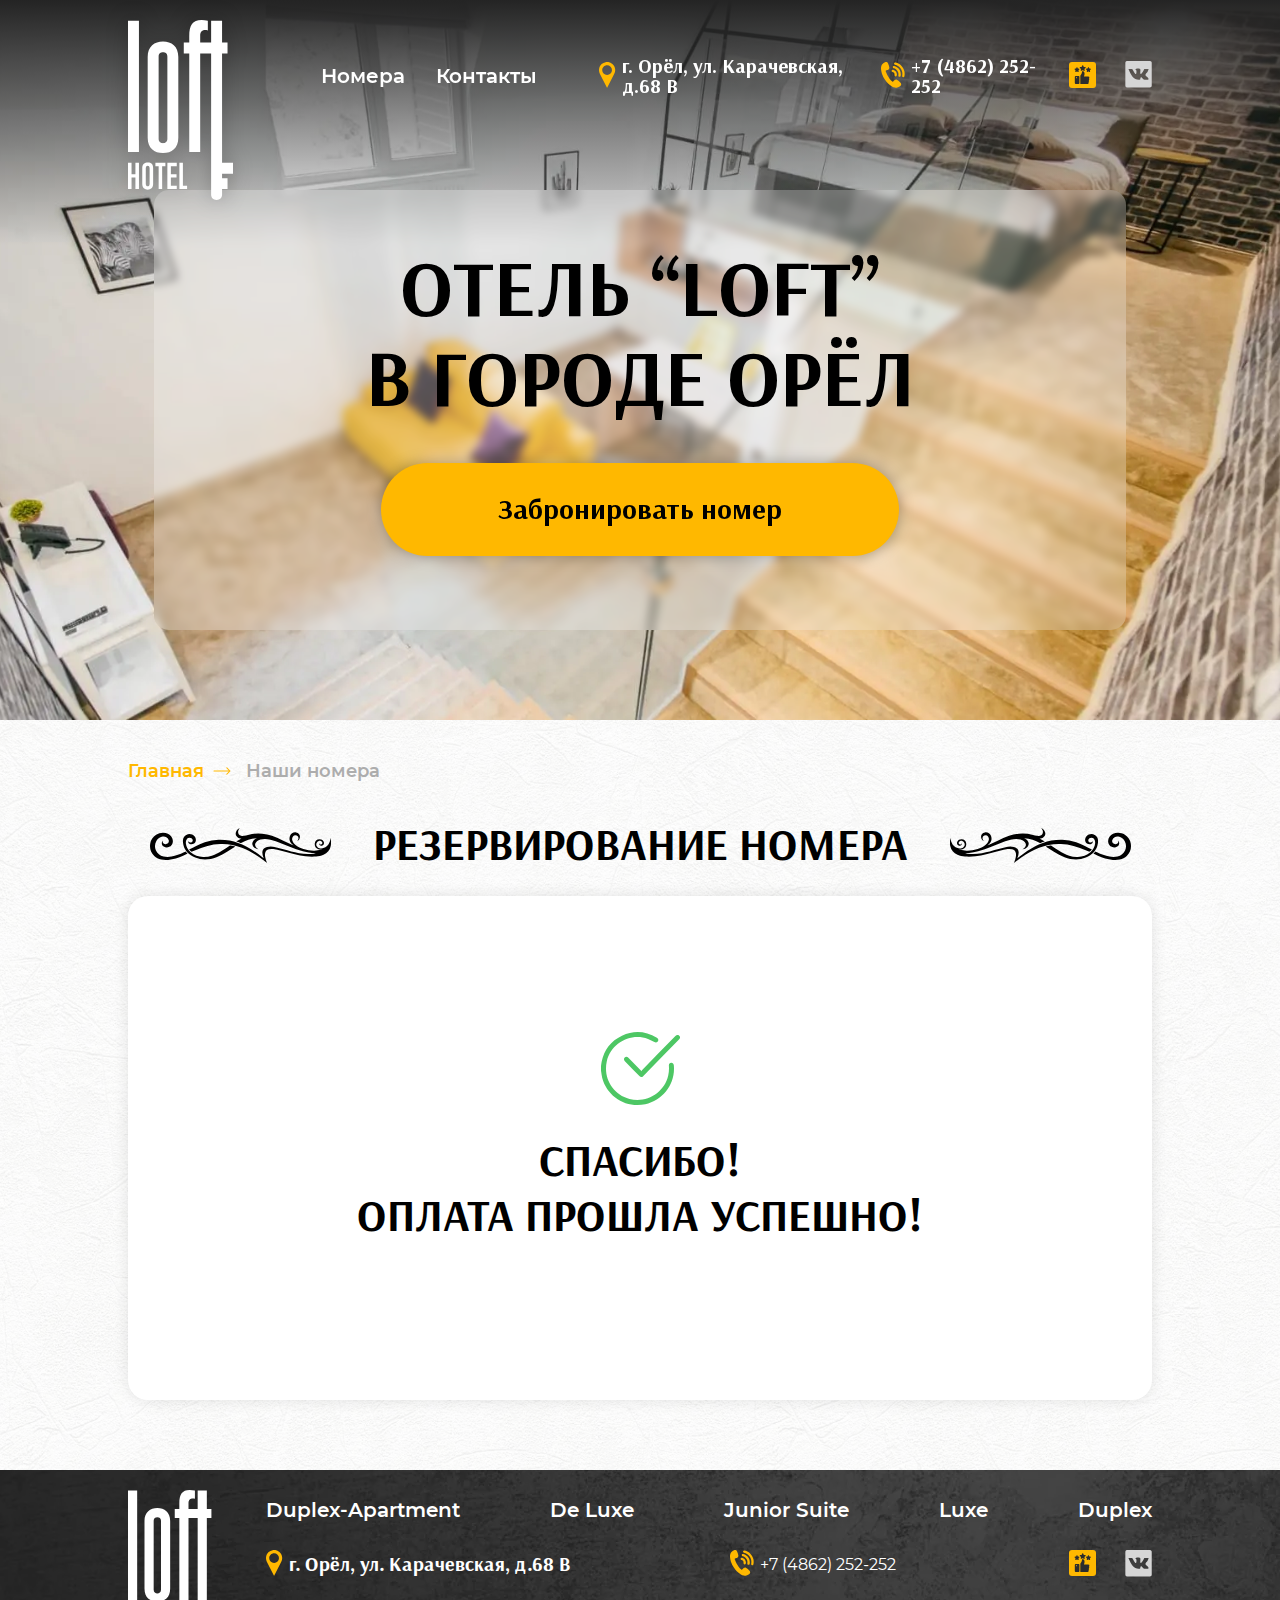
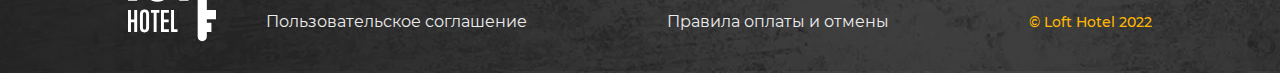
<file: reserve2.html>
<!DOCTYPE html> <html lang="ru">

<head>
    <meta charset="UTF-8">
    <meta name="viewport" content="width=device-width, initial-scale=1.0">
    <meta name="description" content="">
    <meta name="keywords" content="">
<!--    <link rel="stylesheet" href="css/libs.min.css">-->
    <link rel="stylesheet" href="css/swiper-bundle.min.css">
    <link rel="stylesheet" href="css/style.min.css">
    <title>Резервирование номера</title>
</head>


<body class="page">
    <div class="wrapper">
        <header class="header">
            <div class="container">
    <div class="header__inner">
        <a href="" class="header__logo">
            <img src="img/logo.svg" alt="">
        </a>
        <div class="header__mob">
            <div class="header__wrap">
                <nav class="nav">
                    <a href="" class="nav__link">Номера</a>
                    <a href="" class="nav__link">Контакты</a>
                </nav>
                <div class="header__contacts">
                    <div class="header__contacts-item">
                        <i class="header__contacts-icon">
                            <img src="img/marker.svg" alt="">
                        </i>
                        <span>г. Орёл, ул. Карачевская, д.68 В</span>
                    </div>
                    <a href="tel:+74862252252" class="header__contacts-item">
                        <i class="header__contacts-icon">
                            <img src="img/tel.svg" alt="">
                        </i>
                        <span>+7 (4862) 252-252</span>
                    </a>
                </div>
                <div class="header__buttons">
                    <a href="" class="header__btn header__btn--yellow">
                        <img src="img/header-btn.svg" alt="">
                    </a>
                    <a href="" class="header__btn">
                        <img src="img/header-btn2.svg" alt="">
                    </a>
                </div>
            </div>
        </div>
    </div>
</div>

        </header>
        <main class="content">

            <section class="main">
                <div class="container">
    <div class="main__inner">
        <h1 class="main__title">Отель “Loft” <br> в городе Орёл</h1>
        <button class="main__btn mbtn mbtn-accent">Забронировать номер</button>
    </div>
</div>

            </section>

            <section class="reserve">
                <div class="container">
                    <div class="breadcrumbs">
                        <a href="" class="breadcrumbs__item">Главная</a>
                        <span class="breadcrumbs__item">Наши номера</span>
                    </div>
                    <h2 class="reserve__title display2 decor-display">Резервирование номера</h2>
                    <form class="reserve__wrap">
                        <div class="reserve__steps">
                            <div class="step-thank">
                                <img src="img/success.svg" alt="" class="step-thank__icon">
                                <h3 class="step-thank__title display2">
                                    СПАСИБО! <br>
                                    Оплата прошла успешно!
                                </h3>
                            </div>
                        </div>
                    </form>
                </div>
            </section>

        </main>
        <footer class="footer">
            <div class="container">
    <div class="footer__inner">
        <button class="footer__scroll-top mbtn mbtn-accent">
            <svg width="18" height="10" viewBox="0 0 18 10" fill="none" xmlns="http://www.w3.org/2000/svg">
                <path fill-rule="evenodd" clip-rule="evenodd" d="M8.25133 0.542671L0.965905 7.95854C0.566704 8.39029 0.566704 9.05061 0.965905 9.45696C1.36511 9.86331 2.01381 9.86331 2.43796 9.45696L8.99984 2.77759L15.5617 9.45696C15.9609 9.86331 16.6346 9.86331 17.0338 9.45696C17.433 9.05061 17.433 8.39029 17.0338 7.95854L9.72339 0.542671C9.32419 0.136322 8.67549 0.136322 8.25133 0.542671Z" fill="white"/>
            </svg>
        </button>
        <a href="" class="footer__logo">
            <img src="img/logo.svg" alt="">
        </a>
        <div class="footer__right">
            <div class="footer__aparts">
                <a href="" class="footer__apart">Duplex-Apartment</a>
                <a href="" class="footer__apart">De Luxe</a>
                <a href="" class="footer__apart">Junior Suite</a>
                <a href="" class="footer__apart">Luxe</a>
                <a href="" class="footer__apart">Duplex</a>
            </div>
            <div class="footer__wrap">
                <div class="footer__contacts-item">
                    <i class="footer__contacts-icon">
                        <img src="img/marker.svg" alt="">
                    </i>
                    <span>г. Орёл, ул. Карачевская, д.68 В</span>
                </div>
                <a href="tel:+74862252252" class="header__contacts-item">
                    <i class="footer__contacts-icon">
                        <img src="img/tel.svg" alt="">
                    </i>
                    <span>+7 (4862) 252-252</span>
                </a>
                <div class="footer__buttons">
                    <a href="" class="footer__btn header__btn--yellow">
                        <img src="img/header-btn.svg" alt="">
                    </a>
                    <a href="" class="footer__btn">
                        <img src="img/header-btn2.svg" alt="">
                    </a>
                </div>
            </div>
            <div class="footer__bottom">
                <a href="" class="footer__link">Пользовательское соглашение</a>
                <a href="" class="footer__link">Правила оплаты и отмены</a>
                <div class="footer__co">© Loft Hotel 2022</div>
            </div>
        </div>
    </div>
</div>

        </footer>
    </div>

    <!--<script src="js/libs.min.js"></script>-->
<script src="js/jquery.min.js"></script>
<script src="js/swiper-bundle.min.js"></script>
<script src="js/jquery.maskedinput.min.js"></script>
<script src="js/main.min.js"></script>

</body>

</html>
</file>
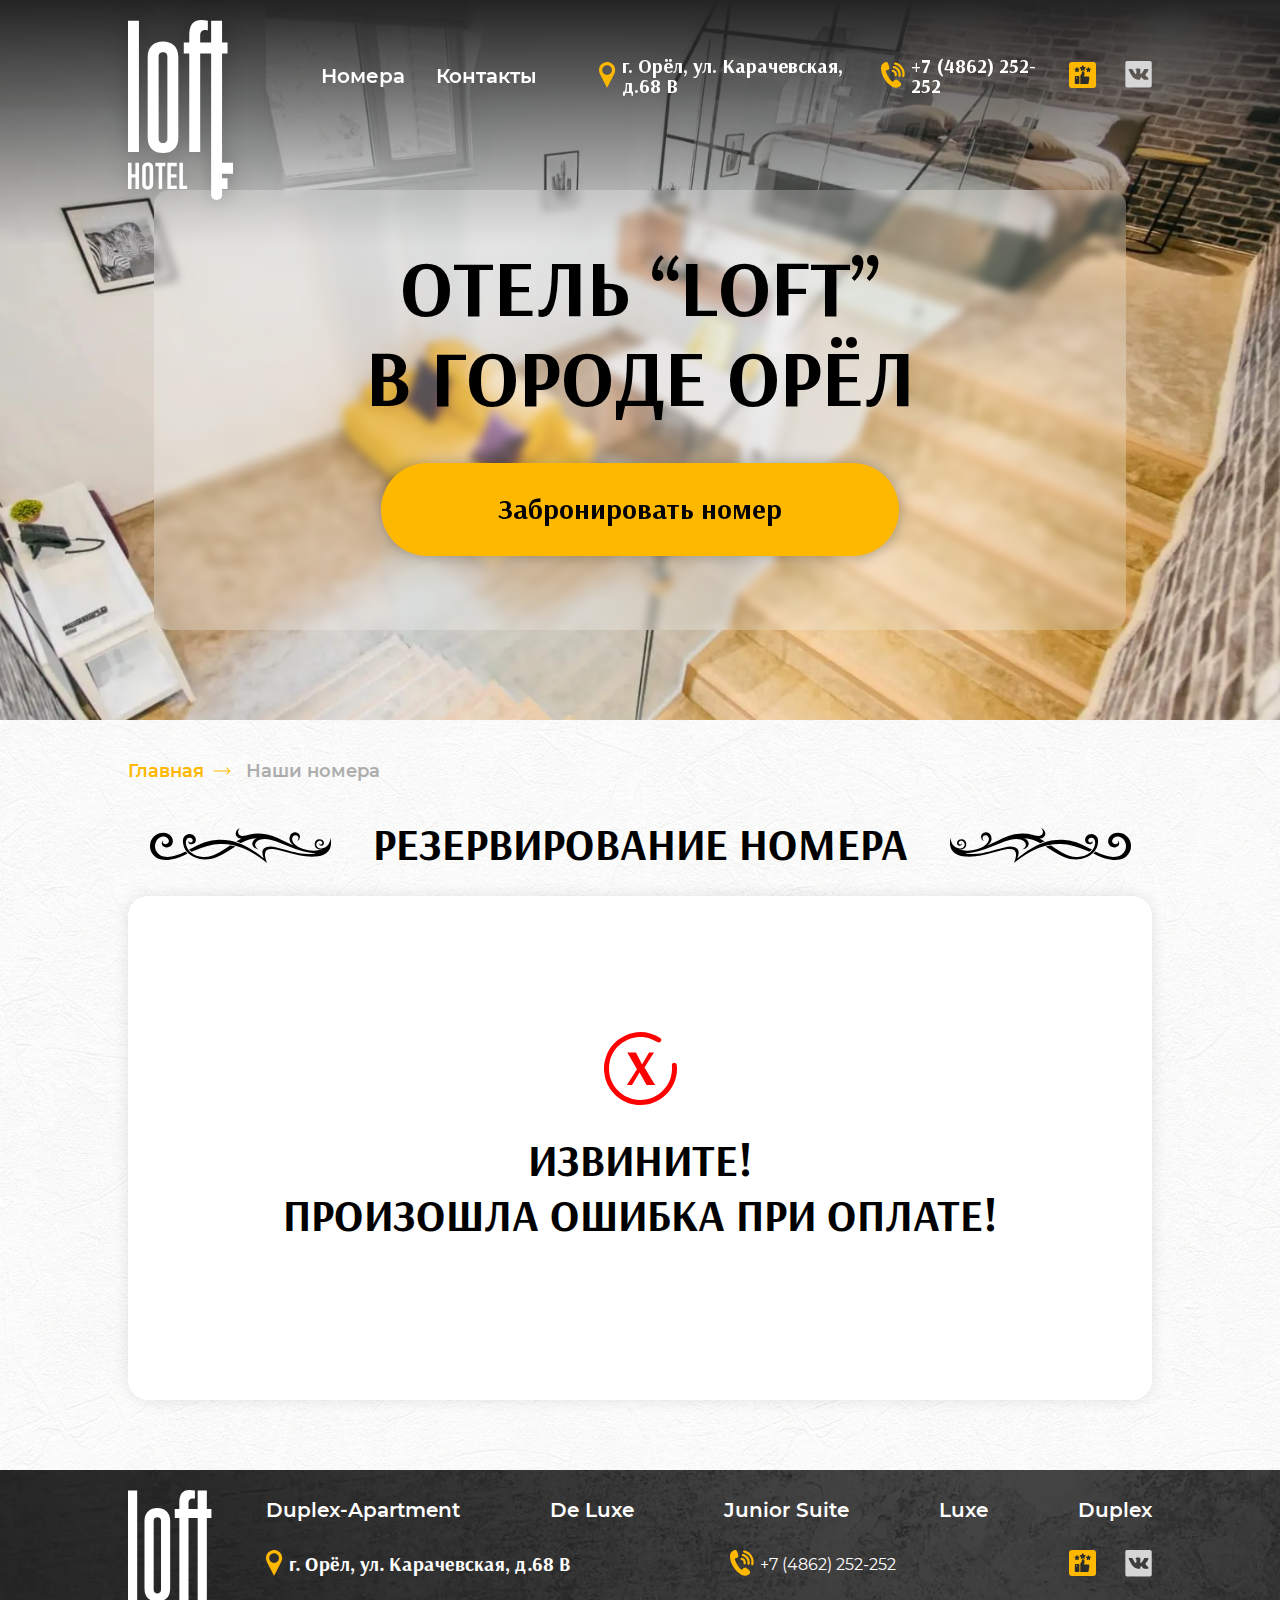
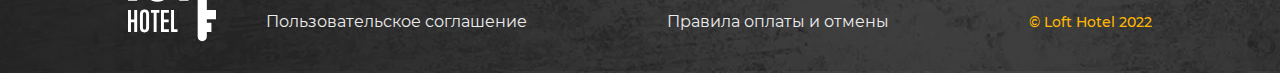
<file: reserve3.html>
<!DOCTYPE html> <html lang="ru">

<head>
    <meta charset="UTF-8">
    <meta name="viewport" content="width=device-width, initial-scale=1.0">
    <meta name="description" content="">
    <meta name="keywords" content="">
<!--    <link rel="stylesheet" href="css/libs.min.css">-->
    <link rel="stylesheet" href="css/swiper-bundle.min.css">
    <link rel="stylesheet" href="css/style.min.css">
    <title>Резервирование номера</title>
</head>


<body class="page">
    <div class="wrapper">
        <header class="header">
            <div class="container">
    <div class="header__inner">
        <a href="" class="header__logo">
            <img src="img/logo.svg" alt="">
        </a>
        <div class="header__mob">
            <div class="header__wrap">
                <nav class="nav">
                    <a href="" class="nav__link">Номера</a>
                    <a href="" class="nav__link">Контакты</a>
                </nav>
                <div class="header__contacts">
                    <div class="header__contacts-item">
                        <i class="header__contacts-icon">
                            <img src="img/marker.svg" alt="">
                        </i>
                        <span>г. Орёл, ул. Карачевская, д.68 В</span>
                    </div>
                    <a href="tel:+74862252252" class="header__contacts-item">
                        <i class="header__contacts-icon">
                            <img src="img/tel.svg" alt="">
                        </i>
                        <span>+7 (4862) 252-252</span>
                    </a>
                </div>
                <div class="header__buttons">
                    <a href="" class="header__btn header__btn--yellow">
                        <img src="img/header-btn.svg" alt="">
                    </a>
                    <a href="" class="header__btn">
                        <img src="img/header-btn2.svg" alt="">
                    </a>
                </div>
            </div>
        </div>
    </div>
</div>

        </header>
        <main class="content">

            <section class="main">
                <div class="container">
    <div class="main__inner">
        <h1 class="main__title">Отель “Loft” <br> в городе Орёл</h1>
        <button class="main__btn mbtn mbtn-accent">Забронировать номер</button>
    </div>
</div>

            </section>

            <section class="reserve">
                <div class="container">
                    <div class="breadcrumbs">
                        <a href="" class="breadcrumbs__item">Главная</a>
                        <span class="breadcrumbs__item">Наши номера</span>
                    </div>
                    <h2 class="reserve__title display2 decor-display">Резервирование номера</h2>
                    <form class="reserve__wrap">
                        <div class="reserve__steps">
                            <div class="step-thank">
                                <img src="img/danger.svg" alt="" class="step-thank__icon">
                                <h3 class="step-thank__title display2">
                                    Извините! <br>
                                    Произошла ошибка при оплате!
                                </h3>
                            </div>
                        </div>
                    </form>
                </div>
            </section>

        </main>
        <footer class="footer">
            <div class="container">
    <div class="footer__inner">
        <button class="footer__scroll-top mbtn mbtn-accent">
            <svg width="18" height="10" viewBox="0 0 18 10" fill="none" xmlns="http://www.w3.org/2000/svg">
                <path fill-rule="evenodd" clip-rule="evenodd" d="M8.25133 0.542671L0.965905 7.95854C0.566704 8.39029 0.566704 9.05061 0.965905 9.45696C1.36511 9.86331 2.01381 9.86331 2.43796 9.45696L8.99984 2.77759L15.5617 9.45696C15.9609 9.86331 16.6346 9.86331 17.0338 9.45696C17.433 9.05061 17.433 8.39029 17.0338 7.95854L9.72339 0.542671C9.32419 0.136322 8.67549 0.136322 8.25133 0.542671Z" fill="white"/>
            </svg>
        </button>
        <a href="" class="footer__logo">
            <img src="img/logo.svg" alt="">
        </a>
        <div class="footer__right">
            <div class="footer__aparts">
                <a href="" class="footer__apart">Duplex-Apartment</a>
                <a href="" class="footer__apart">De Luxe</a>
                <a href="" class="footer__apart">Junior Suite</a>
                <a href="" class="footer__apart">Luxe</a>
                <a href="" class="footer__apart">Duplex</a>
            </div>
            <div class="footer__wrap">
                <div class="footer__contacts-item">
                    <i class="footer__contacts-icon">
                        <img src="img/marker.svg" alt="">
                    </i>
                    <span>г. Орёл, ул. Карачевская, д.68 В</span>
                </div>
                <a href="tel:+74862252252" class="header__contacts-item">
                    <i class="footer__contacts-icon">
                        <img src="img/tel.svg" alt="">
                    </i>
                    <span>+7 (4862) 252-252</span>
                </a>
                <div class="footer__buttons">
                    <a href="" class="footer__btn header__btn--yellow">
                        <img src="img/header-btn.svg" alt="">
                    </a>
                    <a href="" class="footer__btn">
                        <img src="img/header-btn2.svg" alt="">
                    </a>
                </div>
            </div>
            <div class="footer__bottom">
                <a href="" class="footer__link">Пользовательское соглашение</a>
                <a href="" class="footer__link">Правила оплаты и отмены</a>
                <div class="footer__co">© Loft Hotel 2022</div>
            </div>
        </div>
    </div>
</div>

        </footer>
    </div>

    <!--<script src="js/libs.min.js"></script>-->
<script src="js/jquery.min.js"></script>
<script src="js/swiper-bundle.min.js"></script>
<script src="js/jquery.maskedinput.min.js"></script>
<script src="js/main.min.js"></script>

</body>

</html>
</file>
<file: css/libs.min.css>
@font-face{font-family:'swiper-icons';src:url("data:application/font-woff;charset=utf-8;base64, [base64]//wADZ2x5ZgAAAywAAADMAAAD2MHtryVoZWFkAAABbAAAADAAAAA2E2+eoWhoZWEAAAGcAAAAHwAAACQC9gDzaG10eAAAAigAAAAZAAAArgJkABFsb2NhAAAC0AAAAFoAAABaFQAUGG1heHAAAAG8AAAAHwAAACAAcABAbmFtZQAAA/gAAAE5AAACXvFdBwlwb3N0AAAFNAAAAGIAAACE5s74hXjaY2BkYGAAYpf5Hu/j+W2+MnAzMYDAzaX6QjD6/4//Bxj5GA8AuRwMYGkAPywL13jaY2BkYGA88P8Agx4j+/8fQDYfA1AEBWgDAIB2BOoAeNpjYGRgYNBh4GdgYgABEMnIABJzYNADCQAACWgAsQB42mNgYfzCOIGBlYGB0YcxjYGBwR1Kf2WQZGhhYGBiYGVmgAFGBiQQkOaawtDAoMBQxXjg/wEGPcYDDA4wNUA2CCgwsAAAO4EL6gAAeNpj2M0gyAACqxgGNWBkZ2D4/wMA+xkDdgAAAHjaY2BgYGaAYBkGRgYQiAHyGMF8FgYHIM3DwMHABGQrMOgyWDLEM1T9/w8UBfEMgLzE////P/5//f/V/xv+r4eaAAeMbAxwIUYmIMHEgKYAYjUcsDAwsLKxc3BycfPw8jEQA/[base64]/uznmfPFBNODM2K7MTQ45YEAZqGP81AmGGcF3iPqOop0r1SPTaTbVkfUe4HXj97wYE+yNwWYxwWu4v1ugWHgo3S1XdZEVqWM7ET0cfnLGxWfkgR42o2PvWrDMBSFj/IHLaF0zKjRgdiVMwScNRAoWUoH78Y2icB/yIY09An6AH2Bdu/UB+yxopYshQiEvnvu0dURgDt8QeC8PDw7Fpji3fEA4z/PEJ6YOB5hKh4dj3EvXhxPqH/SKUY3rJ7srZ4FZnh1PMAtPhwP6fl2PMJMPDgeQ4rY8YT6Gzao0eAEA409DuggmTnFnOcSCiEiLMgxCiTI6Cq5DZUd3Qmp10vO0LaLTd2cjN4fOumlc7lUYbSQcZFkutRG7g6JKZKy0RmdLY680CDnEJ+UMkpFFe1RN7nxdVpXrC4aTtnaurOnYercZg2YVmLN/d/gczfEimrE/fs/bOuq29Zmn8tloORaXgZgGa78yO9/cnXm2BpaGvq25Dv9S4E9+5SIc9PqupJKhYFSSl47+Qcr1mYNAAAAeNptw0cKwkAAAMDZJA8Q7OUJvkLsPfZ6zFVERPy8qHh2YER+3i/BP83vIBLLySsoKimrqKqpa2hp6+jq6RsYGhmbmJqZSy0sraxtbO3sHRydnEMU4uR6yx7JJXveP7WrDycAAAAAAAH//wACeNpjYGRgYOABYhkgZgJCZgZNBkYGLQZtIJsFLMYAAAw3ALgAeNolizEKgDAQBCchRbC2sFER0YD6qVQiBCv/H9ezGI6Z5XBAw8CBK/m5iQQVauVbXLnOrMZv2oLdKFa8Pjuru2hJzGabmOSLzNMzvutpB3N42mNgZGBg4GKQYzBhYMxJLMlj4GBgAYow/P/PAJJhLM6sSoWKfWCAAwDAjgbRAAB42mNgYGBkAIIbCZo5IPrmUn0hGA0AO8EFTQAA");font-weight:400;font-style:normal}:root{--swiper-theme-color: #007aff}.swiper{margin-left:auto;margin-right:auto;position:relative;overflow:hidden;list-style:none;padding:0;z-index:1}.swiper-vertical>.swiper-wrapper{flex-direction:column}.swiper-wrapper{position:relative;width:100%;height:100%;z-index:1;display:flex;transition-property:transform;box-sizing:content-box}.swiper-android .swiper-slide,.swiper-wrapper{transform:translate3d(0px, 0, 0)}.swiper-pointer-events{touch-action:pan-y}.swiper-pointer-events.swiper-vertical{touch-action:pan-x}.swiper-slide{flex-shrink:0;width:100%;height:100%;position:relative;transition-property:transform}.swiper-slide-invisible-blank{visibility:hidden}.swiper-autoheight,.swiper-autoheight .swiper-slide{height:auto}.swiper-autoheight .swiper-wrapper{align-items:flex-start;transition-property:transform, height}.swiper-backface-hidden .swiper-slide{transform:translateZ(0);-webkit-backface-visibility:hidden;backface-visibility:hidden}.swiper-3d,.swiper-3d.swiper-css-mode .swiper-wrapper{perspective:1200px}.swiper-3d .swiper-wrapper,.swiper-3d .swiper-slide,.swiper-3d .swiper-slide-shadow,.swiper-3d .swiper-slide-shadow-left,.swiper-3d .swiper-slide-shadow-right,.swiper-3d .swiper-slide-shadow-top,.swiper-3d .swiper-slide-shadow-bottom,.swiper-3d .swiper-cube-shadow{transform-style:preserve-3d}.swiper-3d .swiper-slide-shadow,.swiper-3d .swiper-slide-shadow-left,.swiper-3d .swiper-slide-shadow-right,.swiper-3d .swiper-slide-shadow-top,.swiper-3d .swiper-slide-shadow-bottom{position:absolute;left:0;top:0;width:100%;height:100%;pointer-events:none;z-index:10}.swiper-3d .swiper-slide-shadow{background:rgba(0,0,0,0.15)}.swiper-3d .swiper-slide-shadow-left{background-image:linear-gradient(to left, rgba(0,0,0,0.5), rgba(0,0,0,0))}.swiper-3d .swiper-slide-shadow-right{background-image:linear-gradient(to right, rgba(0,0,0,0.5), rgba(0,0,0,0))}.swiper-3d .swiper-slide-shadow-top{background-image:linear-gradient(to top, rgba(0,0,0,0.5), rgba(0,0,0,0))}.swiper-3d .swiper-slide-shadow-bottom{background-image:linear-gradient(to bottom, rgba(0,0,0,0.5), rgba(0,0,0,0))}.swiper-css-mode>.swiper-wrapper{overflow:auto;scrollbar-width:none;-ms-overflow-style:none}.swiper-css-mode>.swiper-wrapper::-webkit-scrollbar{display:none}.swiper-css-mode>.swiper-wrapper>.swiper-slide{scroll-snap-align:start start}.swiper-horizontal.swiper-css-mode>.swiper-wrapper{scroll-snap-type:x mandatory}.swiper-vertical.swiper-css-mode>.swiper-wrapper{scroll-snap-type:y mandatory}.swiper-centered>.swiper-wrapper::before{content:'';flex-shrink:0;order:9999}.swiper-centered.swiper-horizontal>.swiper-wrapper>.swiper-slide:first-child{margin-inline-start:var(--swiper-centered-offset-before)}.swiper-centered.swiper-horizontal>.swiper-wrapper::before{height:100%;min-height:1px;width:var(--swiper-centered-offset-after)}.swiper-centered.swiper-vertical>.swiper-wrapper>.swiper-slide:first-child{margin-block-start:var(--swiper-centered-offset-before)}.swiper-centered.swiper-vertical>.swiper-wrapper::before{width:100%;min-width:1px;height:var(--swiper-centered-offset-after)}.swiper-centered>.swiper-wrapper>.swiper-slide{scroll-snap-align:center center}.swiper-virtual .swiper-slide{-webkit-backface-visibility:hidden;transform:translateZ(0)}.swiper-virtual.swiper-css-mode .swiper-wrapper::after{content:'';position:absolute;left:0;top:0;pointer-events:none}.swiper-virtual.swiper-css-mode.swiper-horizontal .swiper-wrapper::after{height:1px;width:var(--swiper-virtual-size)}.swiper-virtual.swiper-css-mode.swiper-vertical .swiper-wrapper::after{width:1px;height:var(--swiper-virtual-size)}:root{--swiper-navigation-size: 44px}.swiper-button-prev,.swiper-button-next{position:absolute;top:50%;width:calc(var(--swiper-navigation-size) / 44 * 27);height:var(--swiper-navigation-size);margin-top:calc(0px - (var(--swiper-navigation-size) / 2));z-index:10;cursor:pointer;display:flex;align-items:center;justify-content:center;color:var(--swiper-navigation-color, var(--swiper-theme-color))}.swiper-button-prev.swiper-button-disabled,.swiper-button-next.swiper-button-disabled{opacity:0.35;cursor:auto;pointer-events:none}.swiper-button-prev:after,.swiper-button-next:after{font-family:swiper-icons;font-size:var(--swiper-navigation-size);text-transform:none !important;letter-spacing:0;text-transform:none;font-variant:initial;line-height:1}.swiper-button-prev,.swiper-rtl .swiper-button-next{left:10px;right:auto}.swiper-button-prev:after,.swiper-rtl .swiper-button-next:after{content:'prev'}.swiper-button-next,.swiper-rtl .swiper-button-prev{right:10px;left:auto}.swiper-button-next:after,.swiper-rtl .swiper-button-prev:after{content:'next'}.swiper-button-lock{display:none}.swiper-pagination{position:absolute;text-align:center;transition:300ms opacity;transform:translate3d(0, 0, 0);z-index:10}.swiper-pagination.swiper-pagination-hidden{opacity:0}.swiper-pagination-fraction,.swiper-pagination-custom,.swiper-horizontal>.swiper-pagination-bullets,.swiper-pagination-bullets.swiper-pagination-horizontal{bottom:10px;left:0;width:100%}.swiper-pagination-bullets-dynamic{overflow:hidden;font-size:0}.swiper-pagination-bullets-dynamic .swiper-pagination-bullet{transform:scale(0.33);position:relative}.swiper-pagination-bullets-dynamic .swiper-pagination-bullet-active{transform:scale(1)}.swiper-pagination-bullets-dynamic .swiper-pagination-bullet-active-main{transform:scale(1)}.swiper-pagination-bullets-dynamic .swiper-pagination-bullet-active-prev{transform:scale(0.66)}.swiper-pagination-bullets-dynamic .swiper-pagination-bullet-active-prev-prev{transform:scale(0.33)}.swiper-pagination-bullets-dynamic .swiper-pagination-bullet-active-next{transform:scale(0.66)}.swiper-pagination-bullets-dynamic .swiper-pagination-bullet-active-next-next{transform:scale(0.33)}.swiper-pagination-bullet{width:var(--swiper-pagination-bullet-width, var(--swiper-pagination-bullet-size, 8px));height:var(--swiper-pagination-bullet-height, var(--swiper-pagination-bullet-size, 8px));display:inline-block;border-radius:50%;background:var(--swiper-pagination-bullet-inactive-color, #000);opacity:var(--swiper-pagination-bullet-inactive-opacity, 0.2)}button.swiper-pagination-bullet{border:none;margin:0;padding:0;box-shadow:none;-webkit-appearance:none;appearance:none}.swiper-pagination-clickable .swiper-pagination-bullet{cursor:pointer}.swiper-pagination-bullet:only-child{display:none !important}.swiper-pagination-bullet-active{opacity:var(--swiper-pagination-bullet-opacity, 1);background:var(--swiper-pagination-color, var(--swiper-theme-color))}.swiper-vertical>.swiper-pagination-bullets,.swiper-pagination-vertical.swiper-pagination-bullets{right:10px;top:50%;transform:translate3d(0px, -50%, 0)}.swiper-vertical>.swiper-pagination-bullets .swiper-pagination-bullet,.swiper-pagination-vertical.swiper-pagination-bullets .swiper-pagination-bullet{margin:var(--swiper-pagination-bullet-vertical-gap, 6px) 0;display:block}.swiper-vertical>.swiper-pagination-bullets.swiper-pagination-bullets-dynamic,.swiper-pagination-vertical.swiper-pagination-bullets.swiper-pagination-bullets-dynamic{top:50%;transform:translateY(-50%);width:8px}.swiper-vertical>.swiper-pagination-bullets.swiper-pagination-bullets-dynamic .swiper-pagination-bullet,.swiper-pagination-vertical.swiper-pagination-bullets.swiper-pagination-bullets-dynamic .swiper-pagination-bullet{display:inline-block;transition:200ms transform, 200ms top}.swiper-horizontal>.swiper-pagination-bullets .swiper-pagination-bullet,.swiper-pagination-horizontal.swiper-pagination-bullets .swiper-pagination-bullet{margin:0 var(--swiper-pagination-bullet-horizontal-gap, 4px)}.swiper-horizontal>.swiper-pagination-bullets.swiper-pagination-bullets-dynamic,.swiper-pagination-horizontal.swiper-pagination-bullets.swiper-pagination-bullets-dynamic{left:50%;transform:translateX(-50%);white-space:nowrap}.swiper-horizontal>.swiper-pagination-bullets.swiper-pagination-bullets-dynamic .swiper-pagination-bullet,.swiper-pagination-horizontal.swiper-pagination-bullets.swiper-pagination-bullets-dynamic .swiper-pagination-bullet{transition:200ms transform, 200ms left}.swiper-horizontal.swiper-rtl>.swiper-pagination-bullets-dynamic .swiper-pagination-bullet{transition:200ms transform, 200ms right}.swiper-pagination-progressbar{background:rgba(0,0,0,0.25);position:absolute}.swiper-pagination-progressbar .swiper-pagination-progressbar-fill{background:var(--swiper-pagination-color, var(--swiper-theme-color));position:absolute;left:0;top:0;width:100%;height:100%;transform:scale(0);transform-origin:left top}.swiper-rtl .swiper-pagination-progressbar .swiper-pagination-progressbar-fill{transform-origin:right top}.swiper-horizontal>.swiper-pagination-progressbar,.swiper-pagination-progressbar.swiper-pagination-horizontal,.swiper-vertical>.swiper-pagination-progressbar.swiper-pagination-progressbar-opposite,.swiper-pagination-progressbar.swiper-pagination-vertical.swiper-pagination-progressbar-opposite{width:100%;height:4px;left:0;top:0}.swiper-vertical>.swiper-pagination-progressbar,.swiper-pagination-progressbar.swiper-pagination-vertical,.swiper-horizontal>.swiper-pagination-progressbar.swiper-pagination-progressbar-opposite,.swiper-pagination-progressbar.swiper-pagination-horizontal.swiper-pagination-progressbar-opposite{width:4px;height:100%;left:0;top:0}.swiper-pagination-lock{display:none}.swiper-scrollbar{border-radius:10px;position:relative;-ms-touch-action:none;background:rgba(0,0,0,0.1)}.swiper-horizontal>.swiper-scrollbar{position:absolute;left:1%;bottom:3px;z-index:50;height:5px;width:98%}.swiper-vertical>.swiper-scrollbar{position:absolute;right:3px;top:1%;z-index:50;width:5px;height:98%}.swiper-scrollbar-drag{height:100%;width:100%;position:relative;background:rgba(0,0,0,0.5);border-radius:10px;left:0;top:0}.swiper-scrollbar-cursor-drag{cursor:move}.swiper-scrollbar-lock{display:none}.swiper-zoom-container{width:100%;height:100%;display:flex;justify-content:center;align-items:center;text-align:center}.swiper-zoom-container>img,.swiper-zoom-container>svg,.swiper-zoom-container>canvas{max-width:100%;max-height:100%;object-fit:contain}.swiper-slide-zoomed{cursor:move}.swiper-lazy-preloader{width:42px;height:42px;position:absolute;left:50%;top:50%;margin-left:-21px;margin-top:-21px;z-index:10;transform-origin:50%;box-sizing:border-box;border:4px solid var(--swiper-preloader-color, var(--swiper-theme-color));border-radius:50%;border-top-color:transparent}.swiper-slide-visible .swiper-lazy-preloader{animation:swiper-preloader-spin 1s infinite linear}.swiper-lazy-preloader-white{--swiper-preloader-color: #fff}.swiper-lazy-preloader-black{--swiper-preloader-color: #000}@keyframes swiper-preloader-spin{0%{transform:rotate(0deg)}100%{transform:rotate(360deg)}}.swiper .swiper-notification{position:absolute;left:0;top:0;pointer-events:none;opacity:0;z-index:-1000}.swiper-free-mode>.swiper-wrapper{transition-timing-function:ease-out;margin:0 auto}.swiper-grid>.swiper-wrapper{flex-wrap:wrap}.swiper-grid-column>.swiper-wrapper{flex-wrap:wrap;flex-direction:column}.swiper-fade.swiper-free-mode .swiper-slide{transition-timing-function:ease-out}.swiper-fade .swiper-slide{pointer-events:none;transition-property:opacity}.swiper-fade .swiper-slide .swiper-slide{pointer-events:none}.swiper-fade .swiper-slide-active,.swiper-fade .swiper-slide-active .swiper-slide-active{pointer-events:auto}.swiper-cube{overflow:visible}.swiper-cube .swiper-slide{pointer-events:none;-webkit-backface-visibility:hidden;backface-visibility:hidden;z-index:1;visibility:hidden;transform-origin:0 0;width:100%;height:100%}.swiper-cube .swiper-slide .swiper-slide{pointer-events:none}.swiper-cube.swiper-rtl .swiper-slide{transform-origin:100% 0}.swiper-cube .swiper-slide-active,.swiper-cube .swiper-slide-active .swiper-slide-active{pointer-events:auto}.swiper-cube .swiper-slide-active,.swiper-cube .swiper-slide-next,.swiper-cube .swiper-slide-prev,.swiper-cube .swiper-slide-next+.swiper-slide{pointer-events:auto;visibility:visible}.swiper-cube .swiper-slide-shadow-top,.swiper-cube .swiper-slide-shadow-bottom,.swiper-cube .swiper-slide-shadow-left,.swiper-cube .swiper-slide-shadow-right{z-index:0;-webkit-backface-visibility:hidden;backface-visibility:hidden}.swiper-cube .swiper-cube-shadow{position:absolute;left:0;bottom:0px;width:100%;height:100%;opacity:0.6;z-index:0}.swiper-cube .swiper-cube-shadow:before{content:'';background:#000;position:absolute;left:0;top:0;bottom:0;right:0;filter:blur(50px)}.swiper-flip{overflow:visible}.swiper-flip .swiper-slide{pointer-events:none;-webkit-backface-visibility:hidden;backface-visibility:hidden;z-index:1}.swiper-flip .swiper-slide .swiper-slide{pointer-events:none}.swiper-flip .swiper-slide-active,.swiper-flip .swiper-slide-active .swiper-slide-active{pointer-events:auto}.swiper-flip .swiper-slide-shadow-top,.swiper-flip .swiper-slide-shadow-bottom,.swiper-flip .swiper-slide-shadow-left,.swiper-flip .swiper-slide-shadow-right{z-index:0;-webkit-backface-visibility:hidden;backface-visibility:hidden}.swiper-creative .swiper-slide{-webkit-backface-visibility:hidden;backface-visibility:hidden;overflow:hidden;transition-property:transform, opacity, height}.swiper-cards{overflow:visible}.swiper-cards .swiper-slide{transform-origin:center bottom;-webkit-backface-visibility:hidden;backface-visibility:hidden;overflow:hidden}

/*# sourceMappingURL=../sourcemaps/libs.min.css.map */
</file>
<file: css/style.min.css>
*,::after,::before{margin:0;padding:0;-webkit-box-sizing:border-box;box-sizing:border-box;-webkit-font-smoothing:antialiased!important;-webkit-tap-highlight-color:transparent;outline:0!important}h1,h2,h3,h4,h5,h6{font-weight:400}a,body,div,form,h1,h2,h3,h4,h5,li,p,ul{margin:0;padding:0;border:0;text-decoration:none;line-height:1}button,input,textarea{outline:0!important;-webkit-transition:.125s;-o-transition:.125s;transition:.125s;font-family:inherit}input:active,input[type=checkbox]:focus,input[type=file]:focus,input[type=radio]:focus,input[type=text]:focus{outline:0!important}::-webkit-input-placeholder{color:#222}::-moz-placeholder{color:#222}:-moz-placeholder{color:#222}:-ms-input-placeholder{color:#222}input::-webkit-inner-spin-button,input::-webkit-outer-spin-button{-webkit-appearance:none;margin:0}input[type=number]{-moz-appearance:textfield}html{height:100%;scroll-behavior:smooth;width:100%}svg{-ms-flex-negative:0;flex-shrink:0}path,svg{-webkit-transition:.125s;-o-transition:.125s;transition:.125s}a{color:inherit;text-decoration:none;-webkit-transition:125ms;-o-transition:125ms;transition:125ms}a:focus,a:hover{text-decoration:none!important}li,ul{margin:0;padding:0;list-style:none}i{line-height:100%}fieldset{min-width:0;padding:0;margin:0;border:0}button{cursor:pointer;border:none;outline:0;-webkit-box-sizing:border-box;box-sizing:border-box;-webkit-transition:125ms;-o-transition:125ms;transition:125ms;background-color:inherit}.swiper-button-next::after,.swiper-button-prev::after{display:none}.wrapper{min-height:100vh;display:-webkit-box;display:-ms-flexbox;display:flex;-webkit-box-orient:vertical;-webkit-box-direction:normal;-ms-flex-direction:column;flex-direction:column;-ms-flex-negative:0;flex-shrink:0}.content{-webkit-box-flex:1;-ms-flex-positive:1;flex-grow:1;display:-webkit-box;display:-ms-flexbox;display:flex;-webkit-box-orient:vertical;-webkit-box-direction:normal;-ms-flex-direction:column;flex-direction:column}body{font-family:Montserrat,sans-serif;font-weight:400;color:#000}body.fixed-body{overflow-y:hidden}.page{background-image:url(../img/apart-bg.webp);background-size:cover}.container{width:100%;max-width:1230px;margin:0 auto;padding:0 30px}a:hover{color:#ffb800}.display2{font-weight:700;font-size:50px;line-height:126%;font-family:Arsenal,sans-serif;text-transform:uppercase}.decor-display{display:-webkit-box;display:-ms-flexbox;display:flex;-webkit-box-align:center;-ms-flex-align:center;align-items:center;-webkit-box-pack:center;-ms-flex-pack:center;justify-content:center;text-align:center}.decor-display:after,.decor-display:before{content:'';width:181px;height:35.35px;-ms-flex-negative:0;flex-shrink:0;background-size:100% auto;background-position:center;background-repeat:no-repeat}.decor-display:before{background-image:url(../img/decor.svg);margin-right:42px}.decor-display:after{background-image:url(../img/decor2.svg);margin-left:42px}.body-text{font-weight:500;font-size:18px;line-height:156%}.body-text p{line-height:inherit}.mlist li{line-height:inherit;display:-webkit-box;display:-ms-flexbox;display:flex}.mlist li::before{content:'';display:block;width:4px;height:4px;border-radius:50%;background-color:#000;-webkit-transform:translateY(8px);-ms-transform:translateY(8px);transform:translateY(8px);margin-right:5px;-ms-flex-negative:0;flex-shrink:0}.mlist li:not(:last-child){margin-bottom:16px}@media screen and (max-width:1300px){.container{max-width:1084px}.display2{font-size:44px;line-height:125%}}@media screen and (max-width:1199px){.container{padding:0 24px}.display2{font-size:40px}.decor-display:after,.decor-display:before{width:143px;height:27.9px}.decor-display:before{margin-right:19px}.decor-display:after{margin-left:19px}}@media screen and (max-width:767px){.container{padding:0 15px}.display2{font-size:36px}.decor-display:after,.decor-display:before{display:none}}.mbtn{display:-webkit-box;display:-ms-flexbox;display:flex;-webkit-box-align:center;-ms-flex-align:center;align-items:center;-webkit-box-pack:center;-ms-flex-pack:center;justify-content:center;-webkit-transition:.225s ease-out;-o-transition:.225s ease-out;transition:.225s ease-out;padding:0}.mbtn:focus{-webkit-box-shadow:none;box-shadow:none}.mbtn-accent{-webkit-box-shadow:0 0 15px rgba(0,0,0,.3);box-shadow:0 0 15px rgba(0,0,0,.3);background-color:#ffb800;border-radius:90px;color:#000;font-family:Arsenal,sans-serif;font-weight:700}.mbtn-accent:hover{background-color:#cc9300;color:#000}.mbtn-gray{background:#e4e4e4;-webkit-box-shadow:0 0 7px rgba(0,0,0,.07);box-shadow:0 0 7px rgba(0,0,0,.07);border-radius:90px;font-family:Arsenal,sans-serif;font-weight:700;color:#b0b0b0}.mbtn-gray:hover{background-color:#cbcbcb;color:#000}.swiper-button-next,.swiper-button-prev{background:#fff;-webkit-box-shadow:0 0 7px rgba(0,0,0,.1);box-shadow:0 0 7px rgba(0,0,0,.1);width:42px;height:42px;border-radius:50%;z-index:3}.swiper-button-prev{left:14px}.swiper-button-prev svg{-webkit-transform:translateX(-.5px);-ms-transform:translateX(-.5px);transform:translateX(-.5px)}.swiper-button-next{right:14px}.swiper-button-next svg{-webkit-transform:translateX(.5px);-ms-transform:translateX(.5px);transform:translateX(.5px)}@media screen and (max-width:767px){.swiper-button-next,.swiper-button-prev{width:25px;height:25px}.swiper-button-next svg,.swiper-button-prev svg{width:5px;height:auto}.swiper-button-prev{left:6px}.swiper-button-next{right:6px}}@font-face{font-family:Montserrat;src:url(../fonts/Montserrat-Light.ttf) format("ttf"),url(../fonts/Montserrat-Light.woff2) format("woff2"),url(../fonts/Montserrat-Light.woff) format("woff"),url(../fonts/Montserrat-Light.eot) format("eot");font-weight:300;font-style:normal;font-display:swap}@font-face{font-family:Montserrat;src:url(../fonts/Montserrat-Regular.ttf) format("ttf"),url(../fonts/Montserrat-Regular.woff2) format("woff2"),url(../fonts/Montserrat-Regular.woff) format("woff"),url(../fonts/Montserrat-Regular.eot) format("eot");font-weight:400;font-style:normal;font-display:swap}@font-face{font-family:Montserrat;src:url(../fonts/Montserrat-Regular.ttf) format("ttf"),url(../fonts/Montserrat-Regular.woff2) format("woff2"),url(../fonts/Montserrat-Regular.woff) format("woff"),url(../fonts/Montserrat-Regular.eot) format("eot");font-weight:400;font-style:italic;font-display:swap}@font-face{font-family:Montserrat;src:url(../fonts/Montserrat-Medium.ttf) format("ttf"),url(../fonts/Montserrat-Medium.woff2) format("woff2"),url(../fonts/Montserrat-Medium.woff) format("woff"),url(../fonts/Montserrat-Medium.eot) format("eot");font-weight:500;font-style:normal;font-display:swap}@font-face{font-family:Montserrat;src:url(../fonts/Montserrat-SemiBold.ttf) format("ttf"),url(../fonts/Montserrat-SemiBold.woff2) format("woff2"),url(../fonts/Montserrat-SemiBold.woff) format("woff"),url(../fonts/Montserrat-SemiBold.eot) format("eot");font-weight:600;font-style:normal;font-display:swap}@font-face{font-family:Arsenal;src:url(../fonts/Arsenal-Regular.ttf) format("ttf"),url(../fonts/Arsenal-Regular.woff2) format("woff2"),url(../fonts/Arsenal-Regular.woff) format("woff"),url(../fonts/Arsenal-Regular.eot) format("eot");font-weight:400;font-style:normal;font-display:swap}@font-face{font-family:Arsenal;src:url(../fonts/Arsenal-Bold.ttf) format("ttf"),url(../fonts/Arsenal-Bold.woff2) format("woff2"),url(../fonts/Arsenal-Bold.woff) format("woff"),url(../fonts/Arsenal-Bold.eot) format("eot");font-weight:700;font-style:normal;font-display:swap}input[type=date]{position:relative;background-image:url(../img/calendar.svg);background-position:left 20px center;background-repeat:no-repeat;background-size:23px auto;padding-left:55px!important}input[type=date]::-webkit-calendar-picker-indicator{position:absolute;top:0;left:0;right:0;bottom:0;width:auto;height:auto;color:transparent;background:0 0;opacity:0}input[type=date]::-webkit-clear-button,input[type=date]::-webkit-inner-spin-button{z-index:1}input[type=date]::before{content:attr(data-placeholder);width:100%;color:#b4b4b4}input[type=date]:focus::before,input[type=date]:valid::before{display:none}.fg{position:relative;margin:0}.fg label{font-size:18px;line-height:144%;font-weight:700;font-family:Arsenal,sans-serif;display:block;margin-bottom:14px}.fg input{border:1px solid #d7d7d7;border-radius:10px;padding:0 19px;height:61px;width:100%;font-size:22px;font-family:Arsenal,sans-serif;background-color:transparent;color:#000}.fg input::-webkit-input-placeholder{color:#b4b4b4}.fg input::-moz-placeholder{color:#b4b4b4}.fg input:-ms-input-placeholder{color:#b4b4b4}.fg input::-ms-input-placeholder{color:#b4b4b4}.fg input::placeholder{color:#b4b4b4}.fg input:focus{-webkit-box-shadow:0 0 0 .25rem rgba(255,184,0,.35);box-shadow:0 0 0 .25rem rgba(255,184,0,.35);border-color:rgba(255,184,0,.35)}.cartcalc{position:relative}.cartcalc__btn{border:1px solid #d7d7d7;border-radius:10px;position:absolute;width:54px;height:100%;left:0;top:0;display:-webkit-box;display:-ms-flexbox;display:flex;-webkit-box-align:center;-ms-flex-align:center;align-items:center;-webkit-box-pack:center;-ms-flex-pack:center;justify-content:center;font-weight:700;font-size:22px;color:#a4a4a4;font-family:Arsenal,sans-serif}.cartcalc__btn:hover{color:#ffb800}.cartcalc .ccalc-plus{left:unset;right:0}.cartcalc input{text-align:center;padding:0 60px}.rating{display:-webkit-box;display:-ms-flexbox;display:flex;-webkit-box-align:center;-ms-flex-align:center;align-items:center;-webkit-box-orient:horizontal;-webkit-box-direction:reverse;-ms-flex-direction:row-reverse;flex-direction:row-reverse}.rating--read-only{pointer-events:none}.rating__item{-webkit-transition:.3s;-o-transition:.3s;transition:.3s;font-size:20px;color:#e1e1e1}.rating__item:not(:first-child){margin-right:6px}.rating__item:hover{cursor:pointer;color:#ffe600}.rating[data-total-rating="1"] .rating__item:nth-child(n+5),.rating[data-total-rating="2"] .rating__item:nth-child(n+4),.rating[data-total-rating="3"] .rating__item:nth-child(n+3),.rating[data-total-rating="4"] .rating__item:nth-child(n+2),.rating[data-total-rating="5"] .rating__item:nth-child(n+1),.rating__item:hover~.rating__item{color:#ffe600}.video{position:relative;padding-bottom:64.9%}.video video{position:absolute;width:100%;height:100%;-o-object-fit:cover;object-fit:cover}.swiper-pagination-bullet{width:16px;height:16px;margin:0 4.5px!important;opacity:1;background-color:transparent;border:1px solid #ffb800;border-radius:50%}.swiper-pagination-bullet-active{background-color:#ffb800}@media screen and (max-width:1199px){.video{padding-bottom:57.144%}}@media screen and (max-width:576px){.video{width:calc(100% + 30px);margin-left:-15px;padding-bottom:148.28%}.swiper-pagination-bullet{width:7.4px;height:7.4px;margin:0 2.08px!important}}.breadcrumbs{margin-bottom:36px}.breadcrumbs__item{font-weight:700;font-size:18px;line-height:110%;position:relative;display:inline;color:#ffb800}.breadcrumbs__item:last-child{color:#adadad;pointer-events:none}.breadcrumbs__item:not(:last-child):after{content:'';display:inline-block;z-index:1;width:18px;height:8px;background-image:url(../img/bread-arrow.svg);background-size:100% auto;background-position:center;margin:0 11px 0 9px;-webkit-transform:translateY(-2px);-ms-transform:translateY(-2px);transform:translateY(-2px)}.breadcrumbs__item:hover{color:#000}@media screen and (max-width:576px){.breadcrumbs{margin-bottom:26px}}.apart-card{min-height:504px;padding:24px 15px 33px;border-radius:20px;background-size:cover;position:relative;overflow:hidden;display:-webkit-box;display:-ms-flexbox;display:flex;-webkit-box-orient:vertical;-webkit-box-direction:normal;-ms-flex-direction:column;flex-direction:column;-webkit-box-pack:justify;-ms-flex-pack:justify;justify-content:space-between;-webkit-box-align:stretch;-ms-flex-align:stretch;align-items:stretch;font-family:Arsenal,sans-serif;color:#fff}.apart-card:before{z-index:2;pointer-events:none;content:'';position:absolute;top:0;left:0;width:100%;height:100%;background:-webkit-gradient(linear,left top,left bottom,from(rgba(25,25,25,0)),to(rgba(25,25,25,.63)));background:-o-linear-gradient(top,rgba(25,25,25,0) 0,rgba(25,25,25,.63) 100%);background:linear-gradient(180deg,rgba(25,25,25,0) 0,rgba(25,25,25,.63) 100%)}.apart-card__slider{position:absolute;top:0;left:0;width:100%;height:100%}.apart-card .swiper-wrapper{-webkit-box-align:stretch;-ms-flex-align:stretch;align-items:stretch}.apart-card .swiper-slide{height:auto;position:relative}.apart-card .swiper-slide img{width:100%;height:100%;-o-object-fit:cover;object-fit:cover}.apart-card .swiper-button-next,.apart-card .swiper-button-prev{z-index:4}.apart-card__img{height:100%}.apart-card__bottom,.apart-card__top{display:-webkit-box;display:-ms-flexbox;display:flex;-webkit-box-align:center;-ms-flex-align:center;align-items:center;-webkit-box-pack:justify;-ms-flex-pack:justify;justify-content:space-between;position:relative;z-index:3}.apart-card__people,.apart-card__rating{-webkit-backdrop-filter:blur(4px);backdrop-filter:blur(4px);border-radius:90px;display:-webkit-box;display:-ms-flexbox;display:flex;-webkit-box-align:center;-ms-flex-align:center;align-items:center;padding:0 20px;height:48px}.apart-card__people{background:rgba(255,255,255,.49);font-weight:700;font-size:17px;line-height:18px;color:#ff4d00}.apart-card__people svg{margin-right:10px}.apart-card__rating{background:rgba(21,21,21,.25)}.apart-card__price{font-weight:700;font-size:18px;line-height:26px;white-space:nowrap;margin-right:4px}.apart-card__price b{font-size:26px;font-weight:inherit;color:#ffb800}.apart-card__link{width:185px;height:42px;font-size:16px}.apart-card__content{position:relative;z-index:3;margin:auto 0;padding:20px 0;text-align:center}.apart-card__title{font-weight:700;font-size:36px}.apart-card__desc{margin:22px auto 0;font-weight:600;font-size:18px;line-height:122%;max-width:263px}.apart-card__desc p{line-height:inherit;display:inline}.apart-card__desc-preview{overflow:hidden;display:-webkit-box;-webkit-line-clamp:3;-webkit-box-orient:vertical}.apart-card__desc-full{position:absolute;top:0;left:0;z-index:5;background:rgba(40,40,40,.8);-webkit-backdrop-filter:blur(3px);backdrop-filter:blur(3px);width:100%;height:100%;padding:37px 22px;font-weight:600;font-size:18px;line-height:167%;opacity:0;pointer-events:none;-webkit-transition:.3s;-o-transition:.3s;transition:.3s;overflow:hidden}.apart-card._open-desc .apart-card__desc-full{opacity:1;pointer-events:unset}.apart-card2{border:1px solid #dcdcdc;border-radius:10px;overflow:hidden;display:-webkit-box;display:-ms-flexbox;display:flex;-webkit-box-orient:vertical;-webkit-box-direction:normal;-ms-flex-direction:column;flex-direction:column}.apart-card2._active{border-color:#ffb800}.apart-card2._active .apart-card2__link{background-color:#ffb800;color:#fff}.apart-card2__slider{position:relative}.apart-card2 .swiper-button-next,.apart-card2 .swiper-button-prev{width:26px;height:26px;margin-top:0;-webkit-transform:translateY(-50%);-ms-transform:translateY(-50%);transform:translateY(-50%)}.apart-card2 .swiper-button-prev{left:10px}.apart-card2 .swiper-button-next{right:10px}.apart-card2__img{padding-bottom:68.25%;position:relative}.apart-card2__img img{position:absolute;width:100%;height:100%;-o-object-fit:cover;object-fit:cover}.apart-card2__content{-webkit-box-flex:1;-ms-flex-positive:1;flex-grow:1;padding:7px 9px 9px;display:-webkit-box;display:-ms-flexbox;display:flex;-webkit-box-orient:vertical;-webkit-box-direction:normal;-ms-flex-direction:column;flex-direction:column}.apart-card2__top{display:-webkit-box;display:-ms-flexbox;display:flex;-webkit-box-pack:justify;-ms-flex-pack:justify;justify-content:space-between}.apart-card2__title{font-weight:700;font-size:20px;color:#1c1c1c;font-family:Arsenal,sans-serif}.apart-card2__people{padding-top:5px;font-weight:700;font-size:14px;line-height:18px;font-family:Arsenal,sans-serif;color:#ff4d00;display:-webkit-box;display:-ms-flexbox;display:flex;-webkit-box-align:center;-ms-flex-align:center;align-items:center;-ms-flex-negative:0;flex-shrink:0;white-space:nowrap;margin-left:5px}.apart-card2__people svg{margin-right:7px;width:22px;height:auto}.apart-card2__bottom{margin-top:auto;padding:4px 8px 0}.apart-card2__price{font-weight:700;font-size:14px;line-height:26px;white-space:nowrap;margin-right:4px;text-align:center}.apart-card2__price b{font-size:20px;font-weight:inherit;color:#ffb800}.apart-card2__link{width:100%;height:36px;border:1px solid #ffb800;-webkit-filter:drop-shadow(0 0 7px rgba(0,0,0,.1));filter:drop-shadow(0 0 7px rgba(0,0,0,.1));border-radius:90px;font-weight:700;font-size:16px;color:#ffb800;font-family:Arsenal,sans-serif;margin-top:7px}.apart-card2__link:hover{color:#fff;background-color:#ffb800}.advantage-card{text-align:center}.advantage-card__img{height:87px;display:-webkit-box;display:-ms-flexbox;display:flex;-webkit-box-align:center;-ms-flex-align:center;align-items:center;-webkit-box-pack:center;-ms-flex-pack:center;justify-content:center}.advantage-card__img img{max-width:100%;max-height:100%}.advantage-card__title{font-size:22px;margin-top:20px;font-family:Arsenal,sans-serif;font-weight:700}.advantage-card__desc{margin-top:6px;font-size:16px;line-height:125%}.feedback-card{background:#fff;-webkit-box-shadow:0 0 10px rgba(0,0,0,.15);box-shadow:0 0 10px rgba(0,0,0,.15);border-radius:20px;overflow:hidden}.feedback-card__top{background:rgba(255,77,0,.23);display:-webkit-box;display:-ms-flexbox;display:flex;-webkit-box-pack:justify;-ms-flex-pack:justify;justify-content:space-between;padding:22px 20px 16px}.feedback-card__by{font-weight:700;font-size:20px;line-height:28px;text-transform:uppercase;font-family:Arsenal,sans-serif;display:-webkit-box;display:-ms-flexbox;display:flex;-webkit-box-align:center;-ms-flex-align:center;align-items:center}.feedback-card__by:after{content:'';width:51.66px;height:10.09px;-ms-flex-negative:0;flex-shrink:0;background-size:100% auto;background-position:center;background-image:url(../img/decor2.svg);margin-left:8px}.feedback-card__rating{-webkit-box-pack:end;-ms-flex-pack:end;justify-content:flex-end;margin-top:12px}.feedback-card .rating__item{color:#fff}.feedback-card .rating__item:hover{cursor:pointer;color:#ff4d00}.feedback-card .rating[data-total-rating="1"] .rating__item:nth-child(n+5),.feedback-card .rating[data-total-rating="2"] .rating__item:nth-child(n+4),.feedback-card .rating[data-total-rating="3"] .rating__item:nth-child(n+3),.feedback-card .rating[data-total-rating="4"] .rating__item:nth-child(n+2),.feedback-card .rating[data-total-rating="5"] .rating__item:nth-child(n+1),.feedback-card .rating__item:hover~.rating__item{color:#ff4d00}.feedback-card__date{font-size:16px;line-height:20px;padding-top:6px}.feedback-card__desc{padding:17px 20px;font-size:14px;line-height:143%;font-style:italic;color:#2f2f2f}@media screen and (max-width:1300px){.feedback-card__top{padding-right:10px}}@media screen and (max-width:576px){.apart-card{min-height:430px;padding-bottom:19px}.apart-card__bottom,.apart-card__top{-webkit-box-orient:vertical;-webkit-box-direction:normal;-ms-flex-direction:column;flex-direction:column}.apart-card__rating{margin-bottom:18px;-webkit-box-ordinal-group:0;-ms-flex-order:-1;order:-1}.apart-card__link{margin-top:30px}.apart-card__desc{font-size:16px;line-height:125%}.feedback-card__top{display:block;padding:20px 13px;position:relative}.feedback-card__rating{position:absolute;right:13px;bottom:22px;z-index:2}.feedback-card__date{margin-top:9px;display:block;padding:0}.feedback-card__desc{padding:18px 13px}}.modal-backdrop.show{opacity:.7}.header{position:absolute;top:0;left:0;width:100%;z-index:10;padding:20px 0}.header__inner{display:-webkit-box;display:-ms-flexbox;display:flex}.header__logo{-ms-flex-negative:0;flex-shrink:0;display:block;width:105px;margin-right:88px}.header__logo img{-webkit-filter:drop-shadow(0 0 10px rgba(0,0,0,.25));filter:drop-shadow(0 0 10px rgba(0,0,0,.25));width:100%;display:block}.header__mob{padding:36px 0;-webkit-box-flex:1;-ms-flex-positive:1;flex-grow:1}.header__wrap{display:-webkit-box;display:-ms-flexbox;display:flex;-webkit-box-align:center;-ms-flex-align:center;align-items:center;width:100%}.header__buttons{display:-webkit-box;display:-ms-flexbox;display:flex;-webkit-box-align:center;-ms-flex-align:center;align-items:center;margin-left:auto}.header__btn{margin-left:29px}.header__btn:hover img{-webkit-transform:translateY(-10px);-ms-transform:translateY(-10px);transform:translateY(-10px)}.header__btn--yellow img{-webkit-box-shadow:0 0 15px rgba(0,0,0,.15);box-shadow:0 0 15px rgba(0,0,0,.15)}.header__btn img{-webkit-transition:.3s;-o-transition:.3s;transition:.3s}.header__contacts{display:-webkit-box;display:-ms-flexbox;display:flex;-webkit-box-align:center;-ms-flex-align:center;align-items:center;margin:0 3px 0 62px;font-weight:700;font-size:20px;line-height:25px;color:#fff;font-family:Arsenal,sans-serif}.header__contacts-item{display:-webkit-box;display:-ms-flexbox;display:flex;-webkit-box-align:center;-ms-flex-align:center;align-items:center}.header__contacts-item:not(:last-child){margin-right:38px}.header__contacts-icon{-ms-flex-negative:0;flex-shrink:0;margin-right:6px}.nav{display:-webkit-box;display:-ms-flexbox;display:flex;-webkit-box-align:center;-ms-flex-align:center;align-items:center}.nav__link{font-weight:700;font-size:20px;line-height:25px;color:#fff}.nav__link:not(:last-child){margin-right:85px}.nav__link:hover{-webkit-text-decoration-line:underline;text-decoration-line:underline;color:#ffb800}@media screen and (max-width:1300px){.header__contacts-item:not(:last-child){margin-right:24px}.nav__link:not(:last-child){margin-right:31px}}@media screen and (max-width:1199px){.header{padding:18px 0}.header__logo{width:91px;margin-right:15px}.header__wrap{-ms-flex-wrap:wrap;flex-wrap:wrap;-webkit-box-pack:end;-ms-flex-pack:end;justify-content:flex-end}.header__mob{padding:15px 0}.header__contacts{margin:0}.header__contacts-item:not(:last-child){margin-right:21px}.header__buttons{margin:0}.header__btn{margin-left:16px}.nav{width:100%;-webkit-box-pack:end;-ms-flex-pack:end;justify-content:flex-end;margin-bottom:23px}.nav__link:not(:last-child){margin-right:56px}}@media screen and (max-width:767px){.header{padding:20px 0}.header__inner{position:relative}.header__logo{width:52px;margin-right:21px}.header__mob{padding:0}.header__contacts{display:block}.header__contacts-item{font-size:16px;line-height:125%;-webkit-box-align:unset;-ms-flex-align:unset;align-items:unset}.header__contacts-item:not(:last-child){margin:0 0 3px}.header__contacts-item:last-child{padding-right:75px}.header__contacts-icon{-ms-flex-negative:0;flex-shrink:0;width:15px;height:17px;margin-right:6px;-webkit-transform:translateY(1.5px);-ms-transform:translateY(1.5px);transform:translateY(1.5px)}.header__contacts-icon img{max-width:100%;max-height:100%}.header__buttons{position:absolute;right:0;bottom:0}.header__btn{margin-left:14px}.header__btn img{width:23.93px}.nav{-webkit-box-pack:justify;-ms-flex-pack:justify;justify-content:space-between;margin-bottom:8px}.nav__link{font-size:16px;line-height:125%}.nav__link:not(:last-child){margin-right:10px}}.footer{background:#383838;position:relative;padding:20px 0 31px;color:#fff}.footer:before{content:'';position:absolute;top:0;left:0;width:100%;height:100%;background-image:url(../img/footer-bg.webp)}.footer .container{position:relative;z-index:2}.footer__scroll-top{display:none}.footer__inner{display:-webkit-box;display:-ms-flexbox;display:flex;-webkit-box-pack:justify;-ms-flex-pack:justify;justify-content:space-between}.footer__logo{display:block;width:88px;-ms-flex-negative:0;flex-shrink:0}.footer__logo img{width:100%;display:block}.footer__right{-webkit-box-flex:1;-ms-flex-positive:1;flex-grow:1;max-width:886px}.footer__aparts{display:-webkit-box;display:-ms-flexbox;display:flex;-webkit-box-align:center;-ms-flex-align:center;align-items:center;-webkit-box-pack:justify;-ms-flex-pack:justify;justify-content:space-between}.footer__apart{font-weight:600;font-size:20px;line-height:200%}.footer__wrap{display:-webkit-box;display:-ms-flexbox;display:flex;-webkit-box-align:center;-ms-flex-align:center;align-items:center;-webkit-box-pack:justify;-ms-flex-pack:justify;justify-content:space-between;width:100%;margin-top:20px}.footer__buttons{display:-webkit-box;display:-ms-flexbox;display:flex;-webkit-box-align:center;-ms-flex-align:center;align-items:center}.footer__btn{margin-left:29px}.footer__btn:hover img{-webkit-transform:translateY(-10px);-ms-transform:translateY(-10px);transform:translateY(-10px)}.footer__btn--yellow img{-webkit-box-shadow:0 0 15px rgba(0,0,0,.15);box-shadow:0 0 15px rgba(0,0,0,.15)}.footer__btn img{-webkit-transition:.3s;-o-transition:.3s;transition:.3s}.footer__contacts-item{font-weight:700;font-family:Arsenal,sans-serif;font-size:20px;line-height:25px;display:-webkit-box;display:-ms-flexbox;display:flex;-webkit-box-align:center;-ms-flex-align:center;align-items:center}.footer__contacts-item:not(:last-child){margin-right:38px}.footer__contacts-icon{-ms-flex-negative:0;flex-shrink:0;margin-right:6px}.footer__bottom{display:-webkit-box;display:-ms-flexbox;display:flex;-webkit-box-align:center;-ms-flex-align:center;align-items:center;margin-top:25px;-webkit-box-pack:justify;-ms-flex-pack:justify;justify-content:space-between}.footer__link{color:#ededed;font-size:16px;line-height:212%}.footer__co{font-weight:500;font-size:14px;line-height:186%;color:#ffb800}@media screen and (max-width:1100px){.footer__logo{width:71px;margin-right:22px}.footer__bottom{margin-top:40px}}@media screen and (max-width:767px){.footer{padding:22px 0 5px}.footer__inner{position:relative}.footer__scroll-top{display:-webkit-box;display:-ms-flexbox;display:flex;position:absolute;right:0;top:-28px;width:50px;height:50px;border-radius:50%}.footer__logo{width:77px;margin-right:20px}.footer__right{display:-webkit-box;display:-ms-flexbox;display:flex;-webkit-box-orient:vertical;-webkit-box-direction:normal;-ms-flex-direction:column;flex-direction:column}.footer__wrap{-webkit-box-ordinal-group:0;-ms-flex-order:-1;order:-1;min-height:133px;display:block;margin:0 0 13px}.footer__contacts-item{font-size:16px;line-height:125%;-webkit-box-align:unset;-ms-flex-align:unset;align-items:unset}.footer__contacts-item:not(:last-child){margin:0 0 24px}.footer__contacts-icon{-ms-flex-negative:0;flex-shrink:0;width:15px;height:17px;margin-right:6px;-webkit-transform:translateY(1.5px);-ms-transform:translateY(1.5px);transform:translateY(1.5px)}.footer__contacts-icon img{max-width:100%;max-height:100%}.footer__buttons{margin-top:26px}.footer__btn{margin:0 24px 0 0}.footer__aparts{width:calc(100% + 97px);margin-left:-97px;display:grid;grid-template-columns:1fr .4fr}.footer__apart{font-weight:400;line-height:238%}.footer__bottom{display:block;margin:7px 0 0 -97px;width:calc(100% + 97px);text-align:center}.footer__link{font-size:14px;line-height:171%}}.main{background-image:url(../img/main-bg.webp);background-size:cover;background-position:center;padding:308px 0 108px;position:relative}.main:before{content:'';position:absolute;background:-webkit-gradient(linear,left top,left bottom,from(#242424),color-stop(34.07%,rgba(36,36,36,0)));background:-o-linear-gradient(top,#242424 0,rgba(36,36,36,0) 34.07%);background:linear-gradient(180deg,#242424 0,rgba(36,36,36,0) 34.07%);height:100%;width:100%;top:0;left:0;pointer-events:none}.main__inner{padding:55px 55px 74px;background:rgba(255,255,255,.25);-webkit-backdrop-filter:blur(4px);backdrop-filter:blur(4px);border-radius:15px;width:972px;max-width:100%;margin:0 auto;position:relative;z-index:2;display:-webkit-box;display:-ms-flexbox;display:flex;-webkit-box-orient:vertical;-webkit-box-direction:normal;-ms-flex-direction:column;flex-direction:column;-webkit-box-align:center;-ms-flex-align:center;align-items:center;text-align:center}.main__title{font-weight:700;font-size:80px;line-height:112%;font-family:Arsenal,sans-serif;text-transform:uppercase}.main__btn{max-width:100%;width:518px;margin-top:39px;height:93px;font-size:28px}.apart{padding:52px 0 133px}.apart__grid{margin-top:44px;display:grid;grid-template-columns:repeat(3,calc(33.33% - (40px / 3)));gap:20px}.advantages{padding:106px 0;background-image:url(../img/advantages-bg.webp);background-size:cover;background-position:center;position:relative}.advantages:before{content:'';background:rgba(22,22,22,.7);position:absolute;left:0;top:0;width:100%;height:100%;pointer-events:none}.advantages__inner{padding:70px 35px;background:rgba(255,255,255,.7);-webkit-backdrop-filter:blur(5px);backdrop-filter:blur(5px);border-radius:20px;position:relative;z-index:2}.advantages__title{font-size:44px;line-height:125%}.advantages__title:before{margin-right:33px}.advantages__title:after{margin-left:33px}.advantages__grid{margin-top:62px;display:grid;grid-template-columns:repeat(4,calc(25% - (90px / 4)));gap:30px}.info{padding:63px 0 30px}.info__inner{display:grid;grid-template-columns:auto 57.6%;gap:24px}.boss{padding:30px 0}.boss__inner{display:grid;grid-template-columns:auto 42.4%;background:#fff;-webkit-box-shadow:0 0 10px rgba(0,0,0,.15);box-shadow:0 0 10px rgba(0,0,0,.15);border-radius:20px;overflow:hidden}.boss__content{padding:26px 37px}.boss__img img{width:100%;height:100%;display:block;-o-object-fit:cover;object-fit:cover}.boss__title{font-weight:700;font-size:30px;line-height:38px;text-transform:uppercase;font-family:Arsenal,sans-serif;display:-webkit-box;display:-ms-flexbox;display:flex;-webkit-box-align:center;-ms-flex-align:center;align-items:center;margin-bottom:27px}.boss__title:after{content:'';width:117px;height:22.85px;-ms-flex-negative:0;flex-shrink:0;background-size:100% auto;background-position:center;background-image:url(../img/decor2.svg);margin-left:22px}.feedback{padding:30px 0 20px;overflow:hidden}.feedback__title:before{margin-right:22px}.feedback__title:after{margin-left:22px}.feedback__slider{margin-top:50px}.feedback .swiper-wrapper{-webkit-box-align:stretch;-ms-flex-align:stretch;align-items:stretch}.feedback .swiper-slide{height:auto;opacity:0;pointer-events:none}.feedback .swiper-slide-active,.feedback .swiper-slide-next,.feedback .swiper-slide-next+.swiper-slide{opacity:1;pointer-events:unset}.feedback .swiper-pagination{position:static;margin-top:43px}.text-block{padding:20px 0 55px}@media screen and (max-width:1300px){.main{padding:190px 0 90px}.apart{padding:65px 0 123px}.advantages__inner{padding:80px 10px}.advantages__title{font-size:40px;-webkit-box-align:unset;-ms-flex-align:unset;align-items:unset}.advantages__title:before{margin-right:20px;height:50px}.advantages__title:after{margin-left:20px;height:50px}.advantages__grid{grid-template-columns:repeat(4,calc(25% - 15px));gap:20px}.info{padding:50px 0 27px}.info__inner{gap:18px}}@media screen and (max-width:1300px) and (min-width:1199px){.info__text{font-size:17px;line-height:141%}}@media screen and (max-width:1300px){.boss{padding:27px 0 15px}.feedback__title{font-size:40px;-webkit-box-align:unset;-ms-flex-align:unset;align-items:unset}.feedback__title:after,.feedback__title:before{height:50px}}@media screen and (max-width:1199px){.main{padding:154px 0 45px}.main__title{font-size:60px;line-height:117%}.main__btn{margin-top:79px}.apart{padding:51px 0 86px}.info{padding:28px 0 14px}.info__inner{grid-template-columns:100%}.boss{padding:14px 0}.boss__inner{grid-template-columns:100%}.boss__img{-webkit-box-ordinal-group:0;-ms-flex-order:-1;order:-1}.boss__title{margin-bottom:20px}.text-block{padding:14px 0 50px}.text-block__content{font-size:16px;line-height:125%}}@media screen and (max-width:1100px){.apart__grid{grid-template-columns:repeat(2,calc(50% - 10px));gap:30px 20px}.advantages{padding-bottom:66px}.advantages__inner{padding:27px 20px 40px}.advantages__grid{margin:27px auto 0;-webkit-box-pack:justify;-ms-flex-pack:justify;justify-content:space-between;grid-template-columns:262px 262px;gap:33px;max-width:600px}.feedback{padding:30px 0 15px}.feedback__slider{margin-top:33px}}@media screen and (max-width:767px){.main{padding:129px 0 26px}.main__inner{padding:30px 10px}.main__title{font-size:36px;line-height:128%}.main__btn{margin-top:22px;height:63px;font-size:20px}.apart{padding:6px 0 26px}.apart__grid{grid-template-columns:100%;gap:24px;margin-top:13px}.advantages{padding:41px 0 32px}.advantages__inner{padding:47px 10px 20px}.advantages__title{font-size:30px;line-height:120%}.advantages__grid{grid-template-columns:1fr 1fr}.info{padding-top:21px}.info__inner{gap:23px}.info__text{font-size:16px;line-height:138%}.boss{padding:19px 0 18px}.boss .container{padding:0}.boss__title{margin-bottom:10px}.boss__title:after{display:none}.boss__content{padding:13px 27px}.boss__desc{font-size:16px;line-height:125%}.feedback{padding-top:18px}.text-block{padding-bottom:40px}.text-block__content{font-size:14px;line-height:129%}}@media screen and (max-width:576px){.advantages__grid{grid-template-columns:100%;gap:20px}}.catalog-item{padding:36px 0 40px}.catalog-item__inner{background:#fff;-webkit-box-shadow:0 0 15px rgba(0,0,0,.1);box-shadow:0 0 15px rgba(0,0,0,.1);border-radius:20px;overflow:hidden;display:grid;grid-template-columns:57.61% auto}.catalog-item__slider{overflow:hidden;position:relative;height:100%}.catalog-item__img{position:relative;height:100%}.catalog-item__img:before{content:'';position:absolute;top:0;left:0;width:100%;height:100%;background:-webkit-gradient(linear,left top,left bottom,from(rgba(25,25,25,0)),to(rgba(25,25,25,.63)));background:-o-linear-gradient(top,rgba(25,25,25,0) 0,rgba(25,25,25,.63) 100%);background:linear-gradient(180deg,rgba(25,25,25,0) 0,rgba(25,25,25,.63) 100%);z-index:2;pointer-events:none}.catalog-item__img img{height:100%;width:100%;-o-object-fit:cover;object-fit:cover}.catalog-item .swiper-wrapper{-webkit-box-align:stretch;-ms-flex-align:stretch;align-items:stretch}.catalog-item .swiper-slide{height:auto}.catalog-item .swiper-pagination{bottom:18px}.catalog-item .swiper-pagination-bullet{border-color:#fff}.catalog-item .swiper-pagination-bullet-active{background-color:#fff}.catalog-item__content{padding:28px 18px 35px}.catalog-item__title{font-weight:700;font-size:36px;line-height:38px;font-family:Arsenal,sans-serif;display:-webkit-box;display:-ms-flexbox;display:flex;-webkit-box-align:center;-ms-flex-align:center;align-items:center}.catalog-item__title:after{content:'';width:91.4px;height:17.85px;-ms-flex-negative:0;flex-shrink:0;background-size:100% auto;background-position:center;background-image:url(../img/decor2.svg);margin-left:24px}.catalog-item__rating{-webkit-box-pack:end;-ms-flex-pack:end;justify-content:flex-end;margin-top:14px}.catalog-item__desc{font-weight:300;font-size:14px;line-height:143%;margin-top:18px}.catalog-item__people{display:-webkit-box;display:-ms-flexbox;display:flex;-webkit-box-align:center;-ms-flex-align:center;align-items:center;margin-top:8px;color:#ff4d00;font-weight:700;font-size:17px;line-height:18px;font-family:Arsenal,sans-serif}.catalog-item__people svg{margin-right:10px}.catalog-item__price{font-weight:700;font-size:20px;line-height:26px;white-space:nowrap;margin-top:34px;font-family:Arsenal,sans-serif}.catalog-item__price b{font-size:34px;font-weight:inherit;color:#ffb800}.catalog-item__btn{margin-top:33px;width:278px;height:42px;font-size:16px}.apart-collection{padding:40px 0 102px}.apart-collection__grid{display:grid;grid-template-columns:repeat(4,calc(25% - 15px));gap:20px;margin-top:45px}@media screen and (min-width:1024px){.apart-collection .apart-card__bottom,.apart-collection .apart-card__top{-webkit-box-orient:vertical;-webkit-box-direction:normal;-ms-flex-direction:column;flex-direction:column}.apart-collection .apart-card__rating{margin-top:20px}.apart-collection .apart-card__link{margin-top:23px}}.apart--page{padding:36px 0 88px}@media screen and (max-width:1300px){.catalog-item{padding-bottom:23px}.apart-collection{padding:23px 0 63px}}@media screen and (max-width:1300px) and (min-width:1024px){.apart-collection .swiper-button-next,.apart-collection .swiper-button-prev{width:25px;height:25px}.apart-collection .swiper-button-next svg,.apart-collection .swiper-button-prev svg{width:5px;height:auto}.apart-collection .swiper-button-prev{left:6px}.apart-collection .swiper-button-next{right:6px}.apart-collection .apart-card__desc{max-width:157px;font-size:16px;line-height:125%}}@media screen and (max-width:1024px){.catalog-item{padding:35px 0 14px}.catalog-item__inner{grid-template-columns:100%}.catalog-item__content{padding:28px 21px 28px 31px}.catalog-item__desc{margin-top:12px}.catalog-item__people{margin-top:20px}.catalog-item__price{margin-top:38px}.apart-collection{padding:14px 0 37px}.apart-collection__grid{margin-top:24px;grid-template-columns:repeat(2,calc(50% - 10px))}}@media screen and (max-width:768px){.apart-collection__grid{grid-template-columns:100%;gap:24px}}@media screen and (max-width:576px){.catalog-item{padding:19px 0 15px}.catalog-item__inner{width:calc(100% + 30px);margin-left:-15px;border-radius:0}.catalog-item__content{padding:20px 20px 30px}.catalog-item__title:after{display:none}.catalog-item__price{margin-top:20px}.catalog-item .swiper-pagination{bottom:9px}}.reserve{padding:36px 0 138px}.reserve__wrap{padding:0 32px 58px;background:#fff;-webkit-box-shadow:0 0 15px rgba(0,0,0,.1);box-shadow:0 0 15px rgba(0,0,0,.1);border-radius:20px;margin-top:23px;min-height:504px;display:-webkit-box;display:-ms-flexbox;display:flex;-webkit-box-orient:vertical;-webkit-box-direction:normal;-ms-flex-direction:column;flex-direction:column}.reserve__tabs{display:-webkit-box;display:-ms-flexbox;display:flex;-webkit-box-align:center;-ms-flex-align:center;align-items:center;-webkit-box-pack:justify;-ms-flex-pack:justify;justify-content:space-between;-ms-flex-negative:0;flex-shrink:0}.reserve__tab{border-radius:0 0 20px 20px;font-size:24px;color:#d4d4d4;padding:15px 5px 26px;-webkit-box-flex:1;-ms-flex-positive:1;flex-grow:1;max-width:240px;font-family:Arsenal,sans-serif;text-align:center;cursor:pointer}.reserve__tab._active{font-weight:700;color:#fff;background-color:#ffb800;pointer-events:none}.reserve__tab._disabled{pointer-events:none}.reserve__steps{margin-top:39px;-webkit-box-flex:1;-ms-flex-positive:1;flex-grow:1;display:-webkit-box;display:-ms-flexbox;display:flex;-webkit-box-orient:vertical;-webkit-box-direction:normal;-ms-flex-direction:column;flex-direction:column}.step{-webkit-box-flex:1;-ms-flex-positive:1;flex-grow:1;display:none;-webkit-box-orient:vertical;-webkit-box-direction:normal;-ms-flex-direction:column;flex-direction:column}.step._active{display:-webkit-box;display:-ms-flexbox;display:flex}.step__form-grid{display:grid;grid-template-columns:24% 24% 38%;gap:45px 7%}.step__btn{width:278px;height:42px;margin-top:51px;font-size:16px}.step__aparts{display:grid;grid-template-columns:repeat(5,calc(20% - (80px / 5)));gap:20px}.step__nav{display:-webkit-box;display:-ms-flexbox;display:flex;-webkit-box-align:center;-ms-flex-align:center;align-items:center;-webkit-box-pack:justify;-ms-flex-pack:justify;justify-content:space-between}.step .fg{max-width:265.44px}.step .fg--text{max-width:100%}@media screen and (min-width:767px){.apart .apart-card:nth-child(1){grid-column:span 2}.apart .apart-card:nth-child(1) .apart-card__price{font-size:20px}.apart .apart-card:nth-child(1) .apart-card__price b{font-size:28px}.apart .apart-card:nth-child(1) .apart-card__desc{max-width:345px}.step .apart-card{border:1px solid #dcdcdc;border-radius:10px;overflow:hidden;-webkit-box-pack:unset;-ms-flex-pack:unset;justify-content:unset;padding:0;color:#000;min-height:unset}.step .apart-card._active{border-color:#ffb800}.step .apart-card:before{display:none}.step .apart-card__slider{position:relative;height:unset}.step .apart-card .swiper-button-next,.step .apart-card .swiper-button-prev{width:26px;height:26px;margin-top:0;-webkit-transform:translateY(-50%);-ms-transform:translateY(-50%);transform:translateY(-50%)}.step .apart-card .swiper-button-next svg,.step .apart-card .swiper-button-prev svg{width:6px;height:auto}.step .apart-card .swiper-button-prev{left:6px}.step .apart-card .swiper-button-next{right:6px}.step .apart-card__rating{display:none}.step .apart-card__img{padding-bottom:68.25%;position:relative}.step .apart-card__img img{position:absolute;width:100%;height:100%;-o-object-fit:cover;object-fit:cover}.step .apart-card__people{padding:0 7px 0 0;height:unset;background-color:transparent;margin:12px 0 0 auto;font-size:14px;line-height:18px;display:-webkit-inline-box;display:-ms-inline-flexbox;display:inline-flex;-webkit-box-pack:end;-ms-flex-pack:end;justify-content:flex-end}.step .apart-card__people svg{width:22px;height:auto;margin-right:7px}.step .apart-card__content{padding:0;margin:-27px 0 0}.step .apart-card__title{font-size:20px;line-height:100%;text-align:left;padding:7px 95px 0 9px}.step .apart-card__desc,.step .apart-card__desc-full{display:none}.step .apart-card__bottom{display:block;padding:4px 18px 12px;margin-top:auto}.step .apart-card__price{font-size:14px;line-height:26px;text-align:center}.step .apart-card__price b{font-size:20px}.step .apart-card__link{width:100%;margin:5px 0 0;border-radius:90px;font-weight:700;font-size:16px}}.step .apart-card._active .apart-card__link{background-color:#ffb800;color:#fff}.step .apart-card__link{-webkit-box-shadow:none;box-shadow:none;background-color:transparent;border:1px solid #ffb800;color:#ffb800}.step .apart-card__link:hover{color:#fff;background-color:#ffb800}.step-info__grid{display:grid;grid-template-columns:270px 360px;gap:80px}.step-info__item{display:grid;grid-template-columns:180px auto;gap:5px;font-size:18px;line-height:120%;font-family:Arsenal,sans-serif}.step-info__item:not(:last-child){margin-bottom:20px}.step-info__title{color:#929292}.step-info__desc{font-weight:700}.step-info__sum{display:-webkit-box;display:-ms-flexbox;display:flex;-webkit-box-align:end;-ms-flex-align:end;align-items:flex-end;font-family:Arsenal,sans-serif;font-weight:700;margin-top:30px}.step-info__sum-title{font-size:18px}.step-info__sum-price{margin-left:35px;font-size:26px;color:#ff4d00}.step-thank{-webkit-box-flex:1;-ms-flex-positive:1;flex-grow:1;display:-webkit-box;display:-ms-flexbox;display:flex;-webkit-box-orient:vertical;-webkit-box-direction:normal;-ms-flex-direction:column;flex-direction:column;-webkit-box-pack:center;-ms-flex-pack:center;justify-content:center;-webkit-box-align:center;-ms-flex-align:center;align-items:center}.step-thank__icon{display:block;margin:0 0 29px}.step-thank__title{text-align:center}.step-thank__nav{margin-top:50px;display:-webkit-box;display:-ms-flexbox;display:flex;-webkit-box-align:center;-ms-flex-align:center;align-items:center;-webkit-box-pack:center;-ms-flex-pack:center;justify-content:center}.step-thank__btn{width:278px;height:42px;margin:0 8px}.step-thank__btn--light{background:#ffe600}@media screen and (max-width:1300px){.reserve{padding:42px 0 70px}.reserve__wrap{padding-left:15px;padding-right:15px}.step__form-grid{grid-template-columns:27% 27% 27%;gap:45px calc(19% / 2)}.step__aparts{grid-template-columns:repeat(5,calc(20% - (24px / 5)));gap:6px}}@media screen and (max-width:1024px){.reserve{padding:35px 0 68px}.reserve__title{-webkit-box-align:unset;-ms-flex-align:unset;align-items:unset}.reserve__title:after,.reserve__title:before{height:50px}.reserve__wrap{min-height:395px}.reserve__tab{font-size:18px;line-height:144%}.step__form-grid{grid-template-columns:28.25% 28.25% 28.25%;gap:45px calc(15.25% / 2)}.step .fg label{white-space:nowrap}}@media screen and (max-width:1024px) and (min-width:767px){.step__aparts{display:-webkit-box;display:-ms-flexbox;display:flex;-webkit-box-pack:center;-ms-flex-pack:center;justify-content:center;gap:unset;-ms-flex-wrap:wrap;flex-wrap:wrap;width:calc(100% + 25px);margin-top:-21px}.step__aparts .apart-card{margin:21px 25px 0 0;width:calc(100% / 3 - 25px)}}@media screen and (max-width:1024px){.step-info__grid{grid-template-columns:1fr 1fr;gap:20px}.step-thank__nav{margin-top:28px}}@media screen and (max-width:767px){.reserve{padding-bottom:0}.reserve__wrap{-webkit-box-shadow:none;box-shadow:none}.step__form-grid{grid-template-columns:100%;gap:14px}.step .fg{max-width:100%}.step__btn{margin-top:22px;width:100%}.step__aparts{grid-template-columns:100%;gap:24px}.step__nav{-webkit-box-orient:vertical;-webkit-box-direction:normal;-ms-flex-direction:column;flex-direction:column;margin-top:24px}.step-info__grid{grid-template-columns:100%}.step-info__item{display:block}.step-info__title{display:inline-block;padding-right:8px}.step-thank__nav{margin-top:25px;display:block;width:100%;padding:0 13px}.step-thank__btn{width:100%;margin:25px 0 0}}@media screen and (max-width:600px){.reserve{padding-bottom:55px}.reserve__wrap{margin-top:20px;padding:0 19px 55px;width:calc(100% + 30px);margin-left:-15px;min-height:376px}.reserve__tabs{width:calc(100% + 38px);margin-left:-19px}.reserve__tab{display:none;max-width:100%;width:100%;padding:15px 35px 26px 17px;background-image:url(../img/tab-arrow.svg);background-repeat:no-repeat;background-position:right 14px top 25px}.reserve__tab._active{display:-webkit-box;display:-ms-flexbox;display:flex}}
/*# sourceMappingURL=../sourcemaps/style.min.css.map */
</file>
